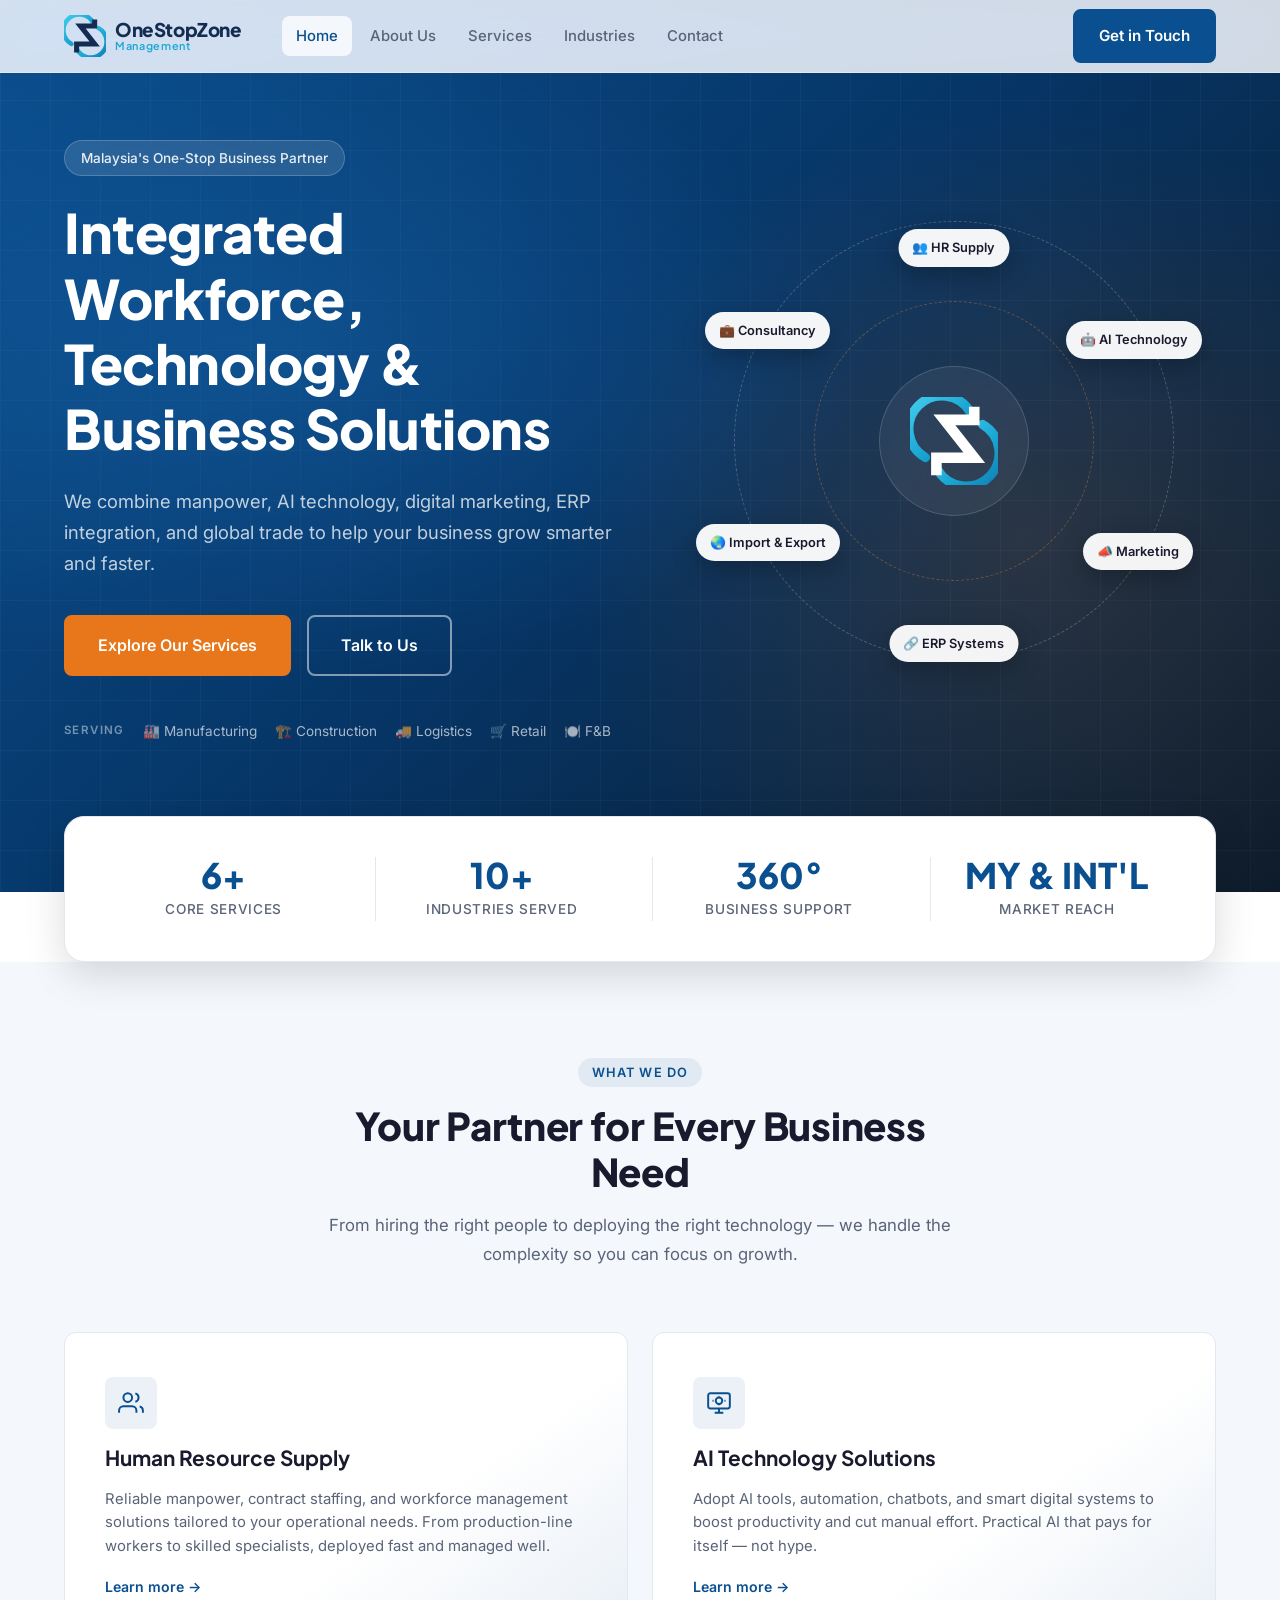
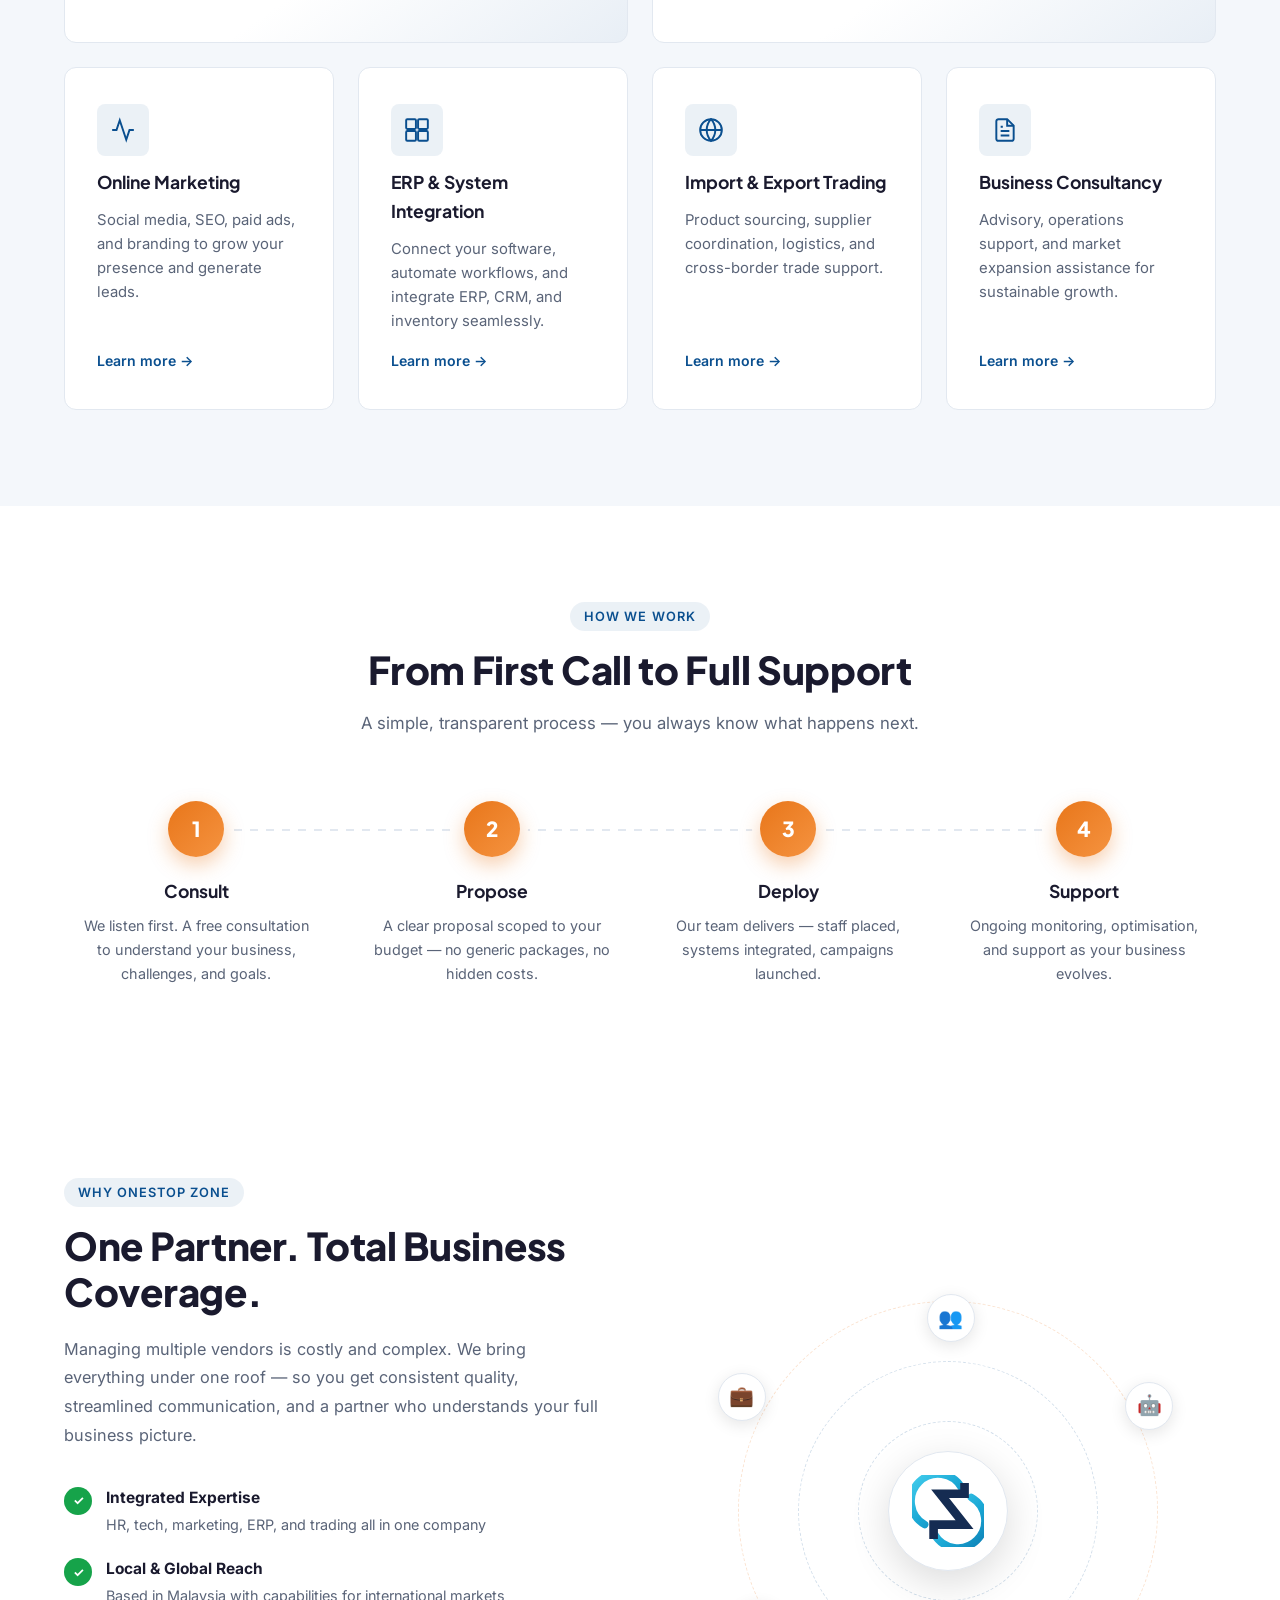
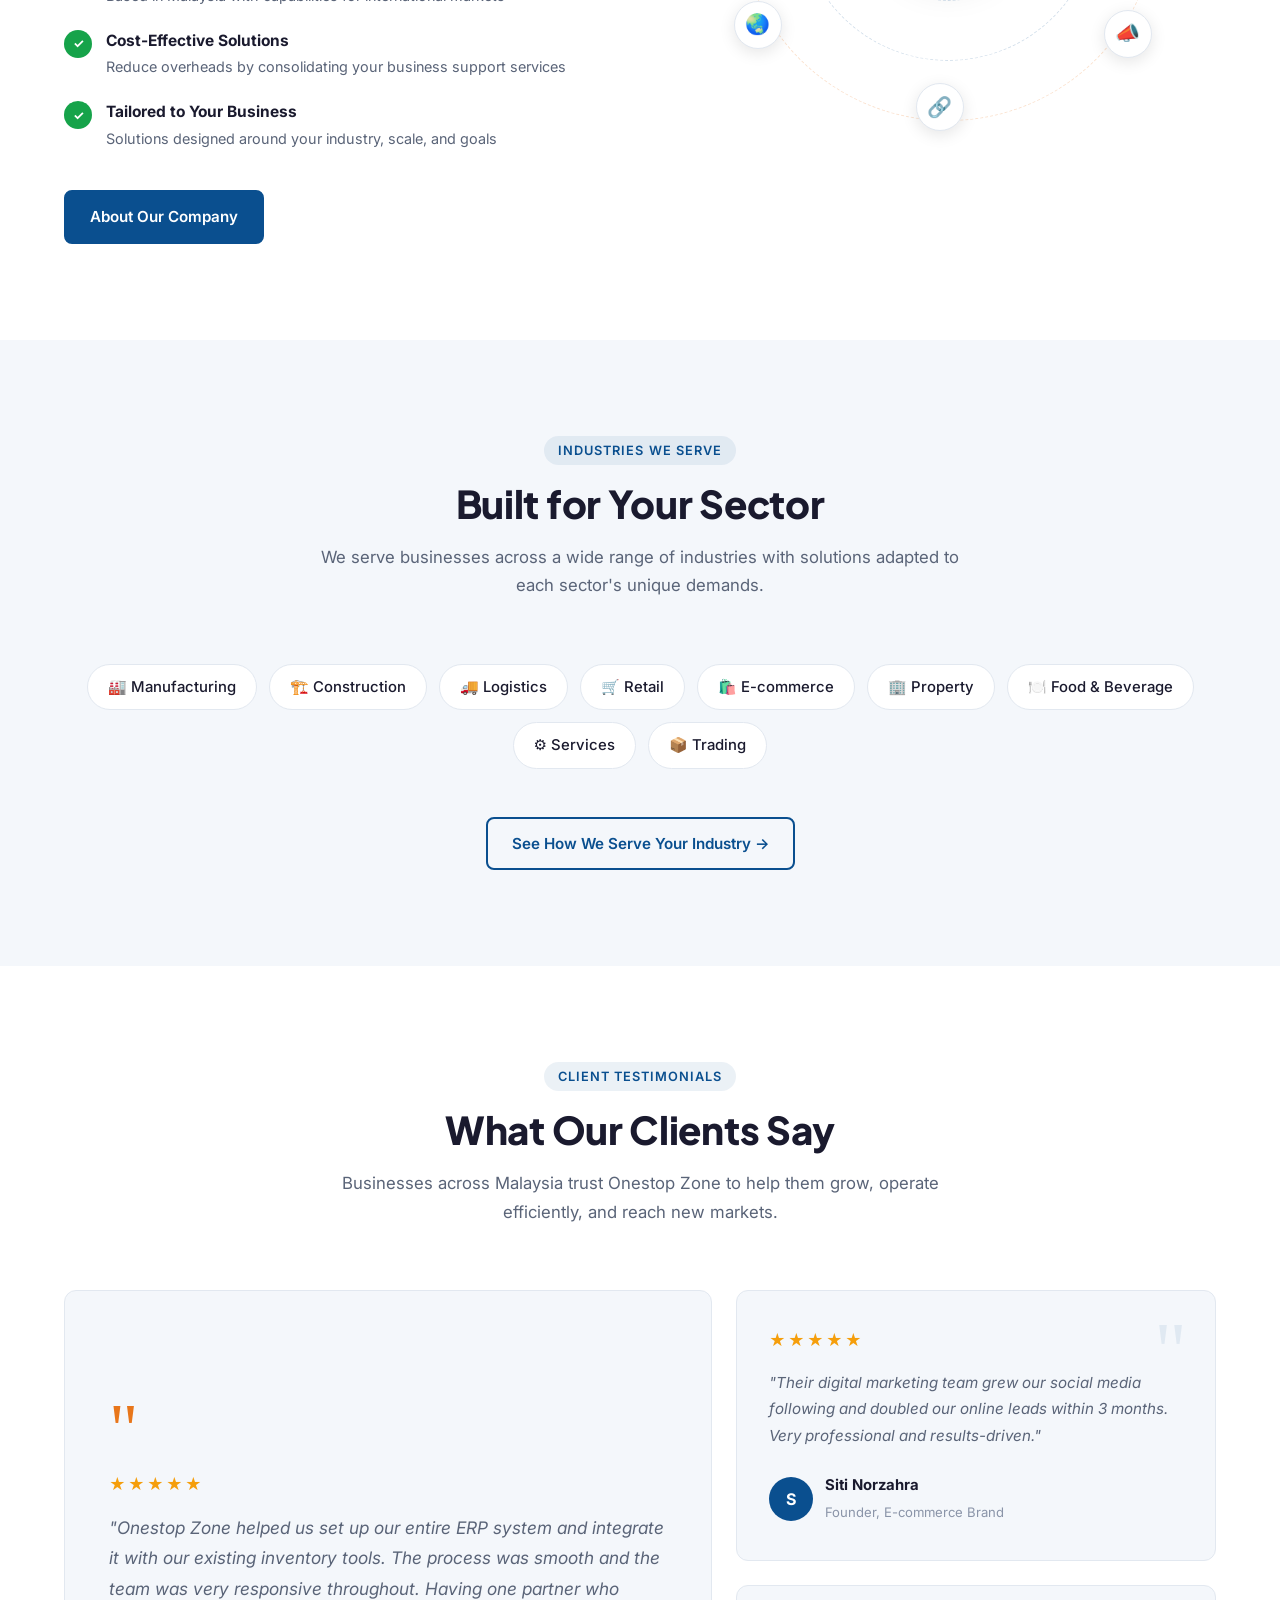
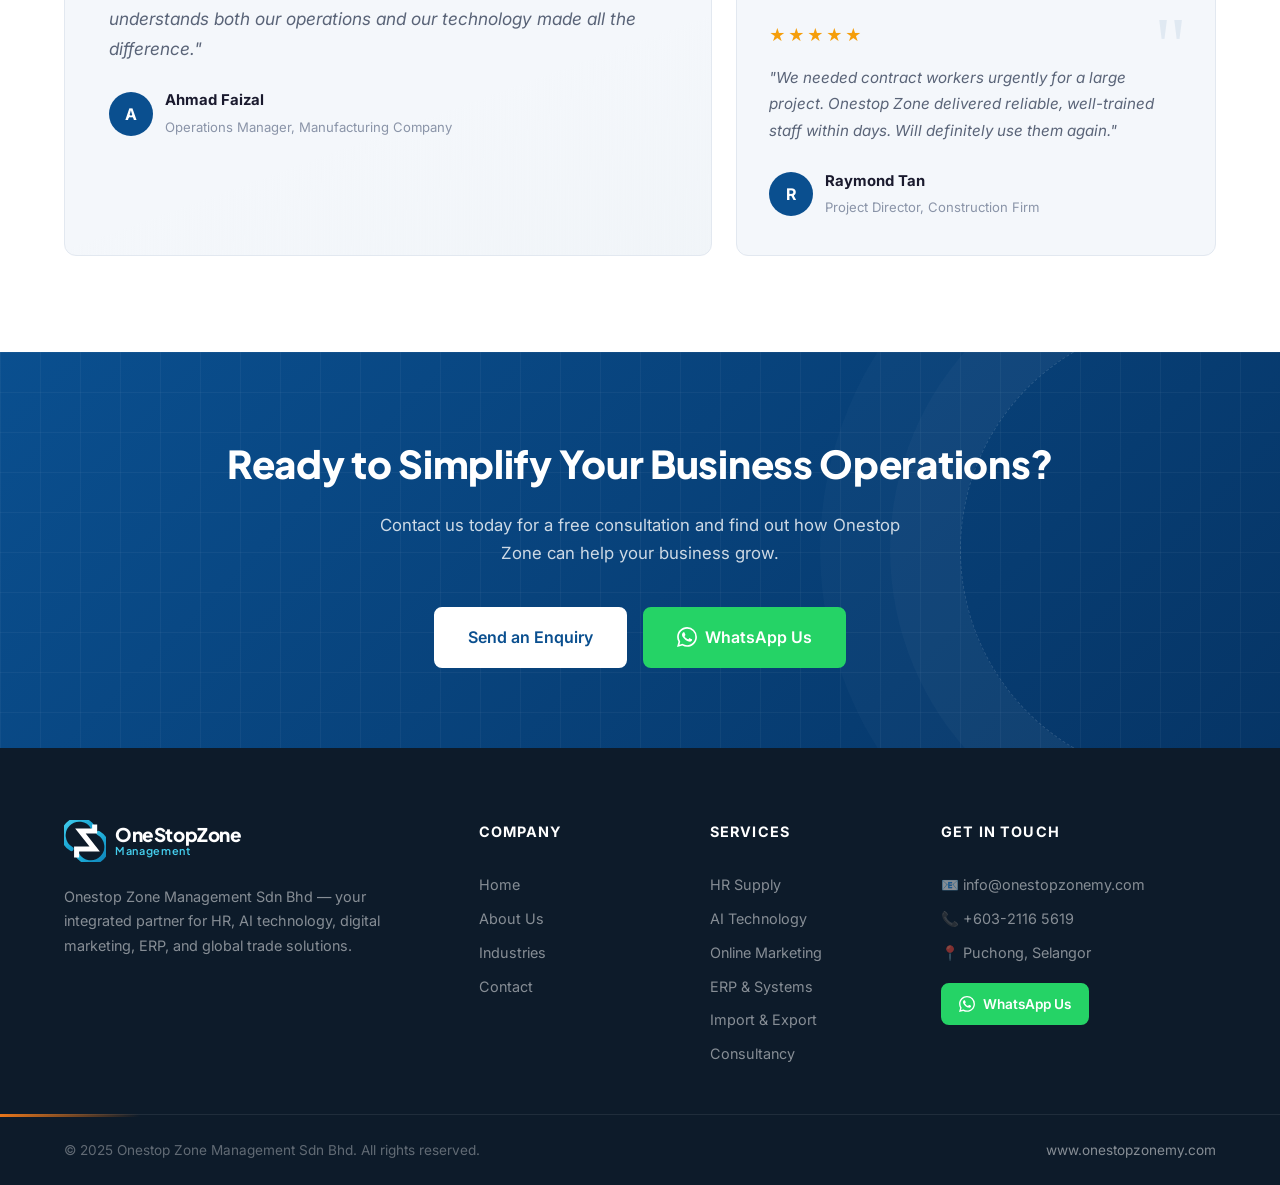
<file: index.html>
<!DOCTYPE html>
<html lang="en">
<head>
  <meta charset="UTF-8" />
  <meta name="viewport" content="width=device-width, initial-scale=1.0" />
  <title>Onestop Zone Management Sdn Bhd | Integrated Business Solutions Malaysia</title>
  <meta name="description" content="Onestop Zone Management provides human resource supply, AI technology, digital marketing, ERP integration, and import/export trading solutions for businesses in Malaysia and internationally." />
  <link rel="icon" type="image/svg+xml" href="img/favicon.svg" />
  <link rel="stylesheet" href="css/style.css" />
  <link rel="preconnect" href="https://fonts.googleapis.com" />
  <link rel="preconnect" href="https://fonts.gstatic.com" crossorigin />
  <link href="https://fonts.googleapis.com/css2?family=Inter:wght@300;400;500;600;700;800&family=Plus+Jakarta+Sans:wght@600;700;800&display=swap" rel="stylesheet" />
</head>
<body>

  <!-- Navigation -->
  <header class="navbar" id="navbar">
    <div class="container nav-inner">
      <a href="/" class="logo">
        <svg class="logo-mark" viewBox="0 0 200 200" xmlns="http://www.w3.org/2000/svg" aria-hidden="true"><defs><linearGradient id="ozg1" x1="0" y1="0" x2="1" y2="1"><stop offset="0%" stop-color="#45cfee"/><stop offset="55%" stop-color="#1aa7d4"/><stop offset="100%" stop-color="#0e7fb5"/></linearGradient></defs><path d="M 137.5 35.1 A 75 75 0 1 0 35.1 137.5" fill="none" stroke="url(#ozg1)" stroke-width="21" stroke-linecap="round"/><path d="M 62.5 164.9 A 75 75 0 1 0 164.9 62.5" fill="none" stroke="url(#ozg1)" stroke-width="21" stroke-linecap="round"/><polyline points="146,22 146,52 78,52 146,138 60,138 60,178" fill="none" stroke="#152c52" stroke-width="24" stroke-linejoin="miter"/></svg>
        <span class="logo-text"><span class="logo-primary">OneStopZone</span><span class="logo-sub">Management</span></span>
      </a>
      <nav class="nav-links" id="nav-links">
        <a href="/" class="active">Home</a>
        <a href="/about">About Us</a>
        <a href="/services">Services</a>
        <a href="/industries">Industries</a>
        <a href="/contact">Contact</a>
      </nav>
      <a href="/contact" class="btn btn-primary nav-cta">Get in Touch</a>
      <button class="hamburger" id="hamburger" aria-label="Toggle menu">
        <span></span><span></span><span></span>
      </button>
    </div>
  </header>

  <!-- Hero -->
  <section class="hero hero-split">
    <div class="hero-bg"></div>
    <div class="container hero-grid">
      <div class="hero-copy">
        <div class="hero-badge">Malaysia's One-Stop Business Partner</div>
        <h1>Integrated Workforce, Technology &amp; Business Solutions</h1>
        <p class="hero-sub">We combine manpower, AI technology, digital marketing, ERP integration, and global trade to help your business grow smarter and faster.</p>
        <div class="hero-actions">
          <a href="/services" class="btn btn-accent btn-lg">Explore Our Services</a>
          <a href="/contact" class="btn btn-outline btn-lg">Talk to Us</a>
        </div>
        <div class="hero-trust">
          <span class="hero-trust-label">Serving</span>
          <span>🏭 Manufacturing</span>
          <span>🏗️ Construction</span>
          <span>🚚 Logistics</span>
          <span>🛒 Retail</span>
          <span>🍽️ F&amp;B</span>
        </div>
      </div>
      <div class="hero-visual" aria-hidden="true">
        <div class="orbit-stage">
          <div class="orbit-ring ring-outer"></div>
          <div class="orbit-ring ring-inner"></div>
          <div class="orbit-core">
            <svg class="core-mark" viewBox="0 0 200 200" xmlns="http://www.w3.org/2000/svg" aria-hidden="true"><defs><linearGradient id="ozc1" x1="0" y1="0" x2="1" y2="1"><stop offset="0%" stop-color="#45cfee"/><stop offset="55%" stop-color="#1aa7d4"/><stop offset="100%" stop-color="#0e7fb5"/></linearGradient></defs><path d="M 137.5 35.1 A 75 75 0 1 0 35.1 137.5" fill="none" stroke="url(#ozc1)" stroke-width="21" stroke-linecap="round"/><path d="M 62.5 164.9 A 75 75 0 1 0 164.9 62.5" fill="none" stroke="url(#ozc1)" stroke-width="21" stroke-linecap="round"/><polyline points="146,22 146,52 78,52 146,138 60,138 60,178" fill="none" stroke="#ffffff" stroke-width="24" stroke-linejoin="miter"/></svg>
          </div>
          <span class="orbit-chip oc-1">👥 HR Supply</span>
          <span class="orbit-chip oc-2">🤖 AI Technology</span>
          <span class="orbit-chip oc-3">📣 Marketing</span>
          <span class="orbit-chip oc-4">🔗 ERP Systems</span>
          <span class="orbit-chip oc-5">🌏 Import &amp; Export</span>
          <span class="orbit-chip oc-6">💼 Consultancy</span>
        </div>
      </div>
    </div>
  </section>

  <!-- Stats: floating card -->
  <section class="stats-bar stats-float">
    <div class="container">
      <div class="stats-card">
        <div class="stat-item">
          <div class="stat-number"><span data-count="6">0</span>+</div>
          <div class="stat-label">Core Services</div>
        </div>
        <div class="stat-item">
          <div class="stat-number"><span data-count="10">0</span>+</div>
          <div class="stat-label">Industries Served</div>
        </div>
        <div class="stat-item">
          <div class="stat-number"><span data-count="360">0</span>°</div>
          <div class="stat-label">Business Support</div>
        </div>
        <div class="stat-item">
          <div class="stat-number">MY &amp; INT'L</div>
          <div class="stat-label">Market Reach</div>
        </div>
      </div>
    </div>
  </section>

  <!-- Services Overview: bento grid -->
  <section class="section services-overview">
    <div class="container">
      <div class="section-header">
        <span class="section-tag">What We Do</span>
        <h2>Your Partner for Every Business Need</h2>
        <p>From hiring the right people to deploying the right technology — we handle the complexity so you can focus on growth.</p>
      </div>
      <div class="services-grid bento">
        <a href="/services#hr" class="service-card featured">
          <div class="service-icon">
            <svg viewBox="0 0 24 24" fill="none" stroke="currentColor" stroke-width="1.8"><path d="M17 21v-2a4 4 0 0 0-4-4H5a4 4 0 0 0-4 4v2"/><circle cx="9" cy="7" r="4"/><path d="M23 21v-2a4 4 0 0 0-3-3.87"/><path d="M16 3.13a4 4 0 0 1 0 7.75"/></svg>
          </div>
          <h3>Human Resource Supply</h3>
          <p>Reliable manpower, contract staffing, and workforce management solutions tailored to your operational needs. From production-line workers to skilled specialists, deployed fast and managed well.</p>
          <span class="card-link">Learn more →</span>
        </a>
        <a href="/services#ai" class="service-card featured">
          <div class="service-icon">
            <svg viewBox="0 0 24 24" fill="none" stroke="currentColor" stroke-width="1.8"><rect x="2" y="3" width="20" height="14" rx="2"/><path d="M8 21h8M12 17v4"/><circle cx="12" cy="10" r="3"/><path d="M6 10h1M17 10h1M12 6v1M12 13v1"/></svg>
          </div>
          <h3>AI Technology Solutions</h3>
          <p>Adopt AI tools, automation, chatbots, and smart digital systems to boost productivity and cut manual effort. Practical AI that pays for itself — not hype.</p>
          <span class="card-link">Learn more →</span>
        </a>
        <a href="/services#marketing" class="service-card">
          <div class="service-icon">
            <svg viewBox="0 0 24 24" fill="none" stroke="currentColor" stroke-width="1.8"><path d="M22 12h-4l-3 9L9 3l-3 9H2"/></svg>
          </div>
          <h3>Online Marketing</h3>
          <p>Social media, SEO, paid ads, and branding to grow your presence and generate leads.</p>
          <span class="card-link">Learn more →</span>
        </a>
        <a href="/services#erp" class="service-card">
          <div class="service-icon">
            <svg viewBox="0 0 24 24" fill="none" stroke="currentColor" stroke-width="1.8"><rect x="2" y="2" width="9" height="9" rx="1"/><rect x="13" y="2" width="9" height="9" rx="1"/><rect x="2" y="13" width="9" height="9" rx="1"/><rect x="13" y="13" width="9" height="9" rx="1"/></svg>
          </div>
          <h3>ERP &amp; System Integration</h3>
          <p>Connect your software, automate workflows, and integrate ERP, CRM, and inventory seamlessly.</p>
          <span class="card-link">Learn more →</span>
        </a>
        <a href="/services#trading" class="service-card">
          <div class="service-icon">
            <svg viewBox="0 0 24 24" fill="none" stroke="currentColor" stroke-width="1.8"><circle cx="12" cy="12" r="10"/><path d="M2 12h20M12 2a15.3 15.3 0 0 1 4 10 15.3 15.3 0 0 1-4 10 15.3 15.3 0 0 1-4-10 15.3 15.3 0 0 1 4-10z"/></svg>
          </div>
          <h3>Import &amp; Export Trading</h3>
          <p>Product sourcing, supplier coordination, logistics, and cross-border trade support.</p>
          <span class="card-link">Learn more →</span>
        </a>
        <a href="/services#consultancy" class="service-card">
          <div class="service-icon">
            <svg viewBox="0 0 24 24" fill="none" stroke="currentColor" stroke-width="1.8"><path d="M14 2H6a2 2 0 0 0-2 2v16a2 2 0 0 0 2 2h12a2 2 0 0 0 2-2V8z"/><polyline points="14 2 14 8 20 8"/><line x1="16" y1="13" x2="8" y2="13"/><line x1="16" y1="17" x2="8" y2="17"/><polyline points="10 9 9 9 8 9"/></svg>
          </div>
          <h3>Business Consultancy</h3>
          <p>Advisory, operations support, and market expansion assistance for sustainable growth.</p>
          <span class="card-link">Learn more →</span>
        </a>
      </div>
    </div>
  </section>

  <!-- How We Work -->
  <section class="section process">
    <div class="container">
      <div class="section-header">
        <span class="section-tag">How We Work</span>
        <h2>From First Call to Full Support</h2>
        <p>A simple, transparent process — you always know what happens next.</p>
      </div>
      <div class="process-strip">
        <div class="process-step">
          <div class="process-num">1</div>
          <h3>Consult</h3>
          <p>We listen first. A free consultation to understand your business, challenges, and goals.</p>
        </div>
        <div class="process-step">
          <div class="process-num">2</div>
          <h3>Propose</h3>
          <p>A clear proposal scoped to your budget — no generic packages, no hidden costs.</p>
        </div>
        <div class="process-step">
          <div class="process-num">3</div>
          <h3>Deploy</h3>
          <p>Our team delivers — staff placed, systems integrated, campaigns launched.</p>
        </div>
        <div class="process-step">
          <div class="process-num">4</div>
          <h3>Support</h3>
          <p>Ongoing monitoring, optimisation, and support as your business evolves.</p>
        </div>
      </div>
    </div>
  </section>

  <!-- Why Choose Us -->
  <section class="section why-us">
    <div class="container why-grid">
      <div class="why-text">
        <span class="section-tag">Why Onestop Zone</span>
        <h2>One Partner. Total Business Coverage.</h2>
        <p>Managing multiple vendors is costly and complex. We bring everything under one roof — so you get consistent quality, streamlined communication, and a partner who understands your full business picture.</p>
        <ul class="why-list">
          <li>
            <div class="why-icon">✓</div>
            <div>
              <strong>Integrated Expertise</strong>
              <span>HR, tech, marketing, ERP, and trading all in one company</span>
            </div>
          </li>
          <li>
            <div class="why-icon">✓</div>
            <div>
              <strong>Local &amp; Global Reach</strong>
              <span>Based in Malaysia with capabilities for international markets</span>
            </div>
          </li>
          <li>
            <div class="why-icon">✓</div>
            <div>
              <strong>Cost-Effective Solutions</strong>
              <span>Reduce overheads by consolidating your business support services</span>
            </div>
          </li>
          <li>
            <div class="why-icon">✓</div>
            <div>
              <strong>Tailored to Your Business</strong>
              <span>Solutions designed around your industry, scale, and goals</span>
            </div>
          </li>
        </ul>
        <a href="/about" class="btn btn-primary">About Our Company</a>
      </div>
      <div class="why-visual why-orbit" aria-hidden="true">
        <div class="wo-ring wo-ring-1"></div>
        <div class="wo-ring wo-ring-2"></div>
        <div class="wo-ring wo-ring-3"></div>
        <div class="wo-core">
          <svg class="core-mark" viewBox="0 0 200 200" xmlns="http://www.w3.org/2000/svg" aria-hidden="true"><defs><linearGradient id="ozc2" x1="0" y1="0" x2="1" y2="1"><stop offset="0%" stop-color="#45cfee"/><stop offset="55%" stop-color="#1aa7d4"/><stop offset="100%" stop-color="#0e7fb5"/></linearGradient></defs><path d="M 137.5 35.1 A 75 75 0 1 0 35.1 137.5" fill="none" stroke="url(#ozc2)" stroke-width="21" stroke-linecap="round"/><path d="M 62.5 164.9 A 75 75 0 1 0 164.9 62.5" fill="none" stroke="url(#ozc2)" stroke-width="21" stroke-linecap="round"/><polyline points="146,22 146,52 78,52 146,138 60,138 60,178" fill="none" stroke="#152c52" stroke-width="24" stroke-linejoin="miter"/></svg>
        </div>
        <div class="wo-dot wd-1">👥</div>
        <div class="wo-dot wd-2">🤖</div>
        <div class="wo-dot wd-3">📣</div>
        <div class="wo-dot wd-4">🔗</div>
        <div class="wo-dot wd-5">🌏</div>
        <div class="wo-dot wd-6">💼</div>
      </div>
    </div>
  </section>

  <!-- Industries -->
  <section class="section industries">
    <div class="container">
      <div class="section-header">
        <span class="section-tag">Industries We Serve</span>
        <h2>Built for Your Sector</h2>
        <p>We serve businesses across a wide range of industries with solutions adapted to each sector's unique demands.</p>
      </div>
      <div class="industries-grid">
        <div class="industry-chip">🏭 Manufacturing</div>
        <div class="industry-chip">🏗️ Construction</div>
        <div class="industry-chip">🚚 Logistics</div>
        <div class="industry-chip">🛒 Retail</div>
        <div class="industry-chip">🛍️ E-commerce</div>
        <div class="industry-chip">🏢 Property</div>
        <div class="industry-chip">🍽️ Food &amp; Beverage</div>
        <div class="industry-chip">⚙️ Services</div>
        <div class="industry-chip">📦 Trading</div>
      </div>
      <div class="industries-cta">
        <a href="/industries" class="btn btn-outline">See How We Serve Your Industry →</a>
      </div>
    </div>
  </section>

  <!-- Testimonials -->
  <section class="section testimonials">
    <div class="container">
      <div class="section-header">
        <span class="section-tag">Client Testimonials</span>
        <h2>What Our Clients Say</h2>
        <p>Businesses across Malaysia trust Onestop Zone to help them grow, operate efficiently, and reach new markets.</p>
      </div>
      <div class="testimonials-grid asym">
        <div class="testimonial-card featured">
          <div class="testimonial-quote">"</div>
          <div class="testimonial-stars">★★★★★</div>
          <p>"Onestop Zone helped us set up our entire ERP system and integrate it with our existing inventory tools. The process was smooth and the team was very responsive throughout. Having one partner who understands both our operations and our technology made all the difference."</p>
          <div class="testimonial-author">
            <div class="testimonial-avatar">A</div>
            <div>
              <strong>Ahmad Faizal</strong>
              <span>Operations Manager, Manufacturing Company</span>
            </div>
          </div>
        </div>
        <div class="testimonial-card">
          <div class="testimonial-stars">★★★★★</div>
          <p>"Their digital marketing team grew our social media following and doubled our online leads within 3 months. Very professional and results-driven."</p>
          <div class="testimonial-author">
            <div class="testimonial-avatar">S</div>
            <div>
              <strong>Siti Norzahra</strong>
              <span>Founder, E-commerce Brand</span>
            </div>
          </div>
        </div>
        <div class="testimonial-card">
          <div class="testimonial-stars">★★★★★</div>
          <p>"We needed contract workers urgently for a large project. Onestop Zone delivered reliable, well-trained staff within days. Will definitely use them again."</p>
          <div class="testimonial-author">
            <div class="testimonial-avatar">R</div>
            <div>
              <strong>Raymond Tan</strong>
              <span>Project Director, Construction Firm</span>
            </div>
          </div>
        </div>
      </div>
    </div>
  </section>

  <!-- CTA Banner -->
  <section class="cta-banner">
    <div class="container cta-inner">
      <h2>Ready to Simplify Your Business Operations?</h2>
      <p>Contact us today for a free consultation and find out how Onestop Zone can help your business grow.</p>
      <div class="cta-actions">
        <a href="/contact" class="btn btn-white btn-lg">Send an Enquiry</a>
        <a href="https://wa.me/60321165619" class="btn btn-whatsapp btn-lg" target="_blank" rel="noopener">
          <svg viewBox="0 0 24 24" fill="currentColor" width="20" height="20"><path d="M17.472 14.382c-.297-.149-1.758-.867-2.03-.967-.273-.099-.471-.148-.67.15-.197.297-.767.966-.94 1.164-.173.199-.347.223-.644.075-.297-.15-1.255-.463-2.39-1.475-.883-.788-1.48-1.761-1.653-2.059-.173-.297-.018-.458.13-.606.134-.133.298-.347.446-.52.149-.174.198-.298.298-.497.099-.198.05-.371-.025-.52-.075-.149-.669-1.612-.916-2.207-.242-.579-.487-.5-.669-.51-.173-.008-.371-.01-.57-.01-.198 0-.52.074-.792.372-.272.297-1.04 1.016-1.04 2.479 0 1.462 1.065 2.875 1.213 3.074.149.198 2.096 3.2 5.077 4.487.709.306 1.262.489 1.694.625.712.227 1.36.195 1.871.118.571-.085 1.758-.719 2.006-1.413.248-.694.248-1.289.173-1.413-.074-.124-.272-.198-.57-.347m-5.421 7.403h-.004a9.87 9.87 0 01-5.031-1.378l-.361-.214-3.741.982.998-3.648-.235-.374a9.86 9.86 0 01-1.51-5.26c.001-5.45 4.436-9.884 9.888-9.884 2.64 0 5.122 1.03 6.988 2.898a9.825 9.825 0 012.893 6.994c-.003 5.45-4.437 9.884-9.885 9.884m8.413-18.297A11.815 11.815 0 0012.05 0C5.495 0 .16 5.335.157 11.892c0 2.096.547 4.142 1.588 5.945L.057 24l6.305-1.654a11.882 11.882 0 005.683 1.448h.005c6.554 0 11.89-5.335 11.893-11.893a11.821 11.821 0 00-3.48-8.413z"/></svg>
          WhatsApp Us
        </a>
      </div>
    </div>
  </section>

  <!-- Footer -->
  <footer class="footer">
    <div class="container footer-grid">
      <div class="footer-brand">
        <a href="/" class="logo logo-light">
          <svg class="logo-mark" viewBox="0 0 200 200" xmlns="http://www.w3.org/2000/svg" aria-hidden="true"><defs><linearGradient id="ozg2" x1="0" y1="0" x2="1" y2="1"><stop offset="0%" stop-color="#45cfee"/><stop offset="55%" stop-color="#1aa7d4"/><stop offset="100%" stop-color="#0e7fb5"/></linearGradient></defs><path d="M 137.5 35.1 A 75 75 0 1 0 35.1 137.5" fill="none" stroke="url(#ozg2)" stroke-width="21" stroke-linecap="round"/><path d="M 62.5 164.9 A 75 75 0 1 0 164.9 62.5" fill="none" stroke="url(#ozg2)" stroke-width="21" stroke-linecap="round"/><polyline points="146,22 146,52 78,52 146,138 60,138 60,178" fill="none" stroke="#ffffff" stroke-width="24" stroke-linejoin="miter"/></svg>
          <span class="logo-text"><span class="logo-primary">OneStopZone</span><span class="logo-sub">Management</span></span>
        </a>
        <p>Onestop Zone Management Sdn Bhd — your integrated partner for HR, AI technology, digital marketing, ERP, and global trade solutions.</p>
      </div>
      <div class="footer-nav">
        <h4>Company</h4>
        <a href="/">Home</a>
        <a href="/about">About Us</a>
        <a href="/industries">Industries</a>
        <a href="/contact">Contact</a>
      </div>
      <div class="footer-nav">
        <h4>Services</h4>
        <a href="/services#hr">HR Supply</a>
        <a href="/services#ai">AI Technology</a>
        <a href="/services#marketing">Online Marketing</a>
        <a href="/services#erp">ERP &amp; Systems</a>
        <a href="/services#trading">Import &amp; Export</a>
        <a href="/services#consultancy">Consultancy</a>
      </div>
      <div class="footer-contact">
        <h4>Get in Touch</h4>
        <p>📧 info@onestopzonemy.com</p>
        <p>📞 +603-2116 5619</p>
        <p>📍 Puchong, Selangor</p>
        <a href="https://wa.me/60321165619" class="btn btn-whatsapp btn-sm" target="_blank" rel="noopener">
          <svg viewBox="0 0 24 24" fill="currentColor" width="16" height="16"><path d="M17.472 14.382c-.297-.149-1.758-.867-2.03-.967-.273-.099-.471-.148-.67.15-.197.297-.767.966-.94 1.164-.173.199-.347.223-.644.075-.297-.15-1.255-.463-2.39-1.475-.883-.788-1.48-1.761-1.653-2.059-.173-.297-.018-.458.13-.606.134-.133.298-.347.446-.52.149-.174.198-.298.298-.497.099-.198.05-.371-.025-.52-.075-.149-.669-1.612-.916-2.207-.242-.579-.487-.5-.669-.51-.173-.008-.371-.01-.57-.01-.198 0-.52.074-.792.372-.272.297-1.04 1.016-1.04 2.479 0 1.462 1.065 2.875 1.213 3.074.149.198 2.096 3.2 5.077 4.487.709.306 1.262.489 1.694.625.712.227 1.36.195 1.871.118.571-.085 1.758-.719 2.006-1.413.248-.694.248-1.289.173-1.413-.074-.124-.272-.198-.57-.347m-5.421 7.403h-.004a9.87 9.87 0 01-5.031-1.378l-.361-.214-3.741.982.998-3.648-.235-.374a9.86 9.86 0 01-1.51-5.26c.001-5.45 4.436-9.884 9.888-9.884 2.64 0 5.122 1.03 6.988 2.898a9.825 9.825 0 012.893 6.994c-.003 5.45-4.437 9.884-9.885 9.884m8.413-18.297A11.815 11.815 0 0012.05 0C5.495 0 .16 5.335.157 11.892c0 2.096.547 4.142 1.588 5.945L.057 24l6.305-1.654a11.882 11.882 0 005.683 1.448h.005c6.554 0 11.89-5.335 11.893-11.893a11.821 11.821 0 00-3.48-8.413z"/></svg>
          WhatsApp Us
        </a>
      </div>
    </div>
    <div class="footer-bottom">
      <div class="container">
        <p>© 2025 Onestop Zone Management Sdn Bhd. All rights reserved.</p>
        <p><a href="https://www.onestopzonemy.com" target="_blank" rel="noopener">www.onestopzonemy.com</a></p>
      </div>
    </div>
  </footer>

  <script src="js/main.js"></script>
</body>
</html>
</file>
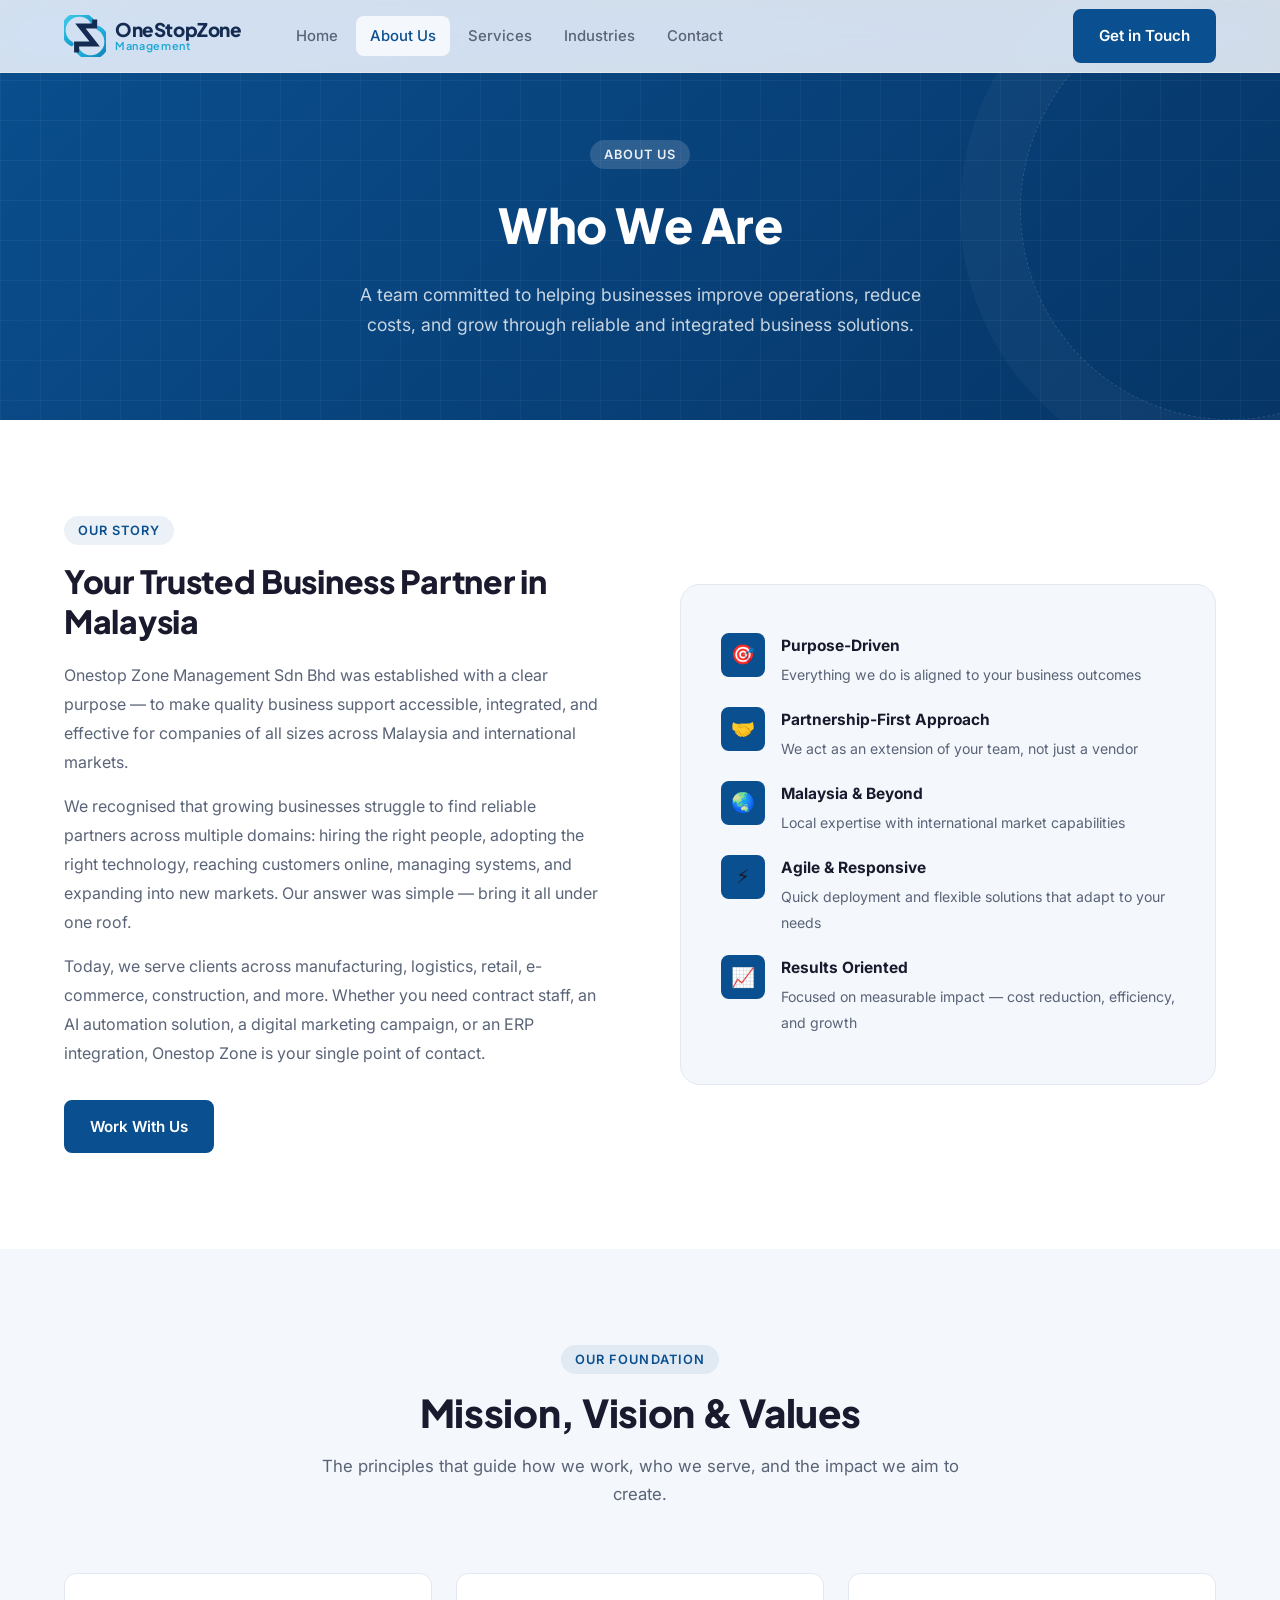
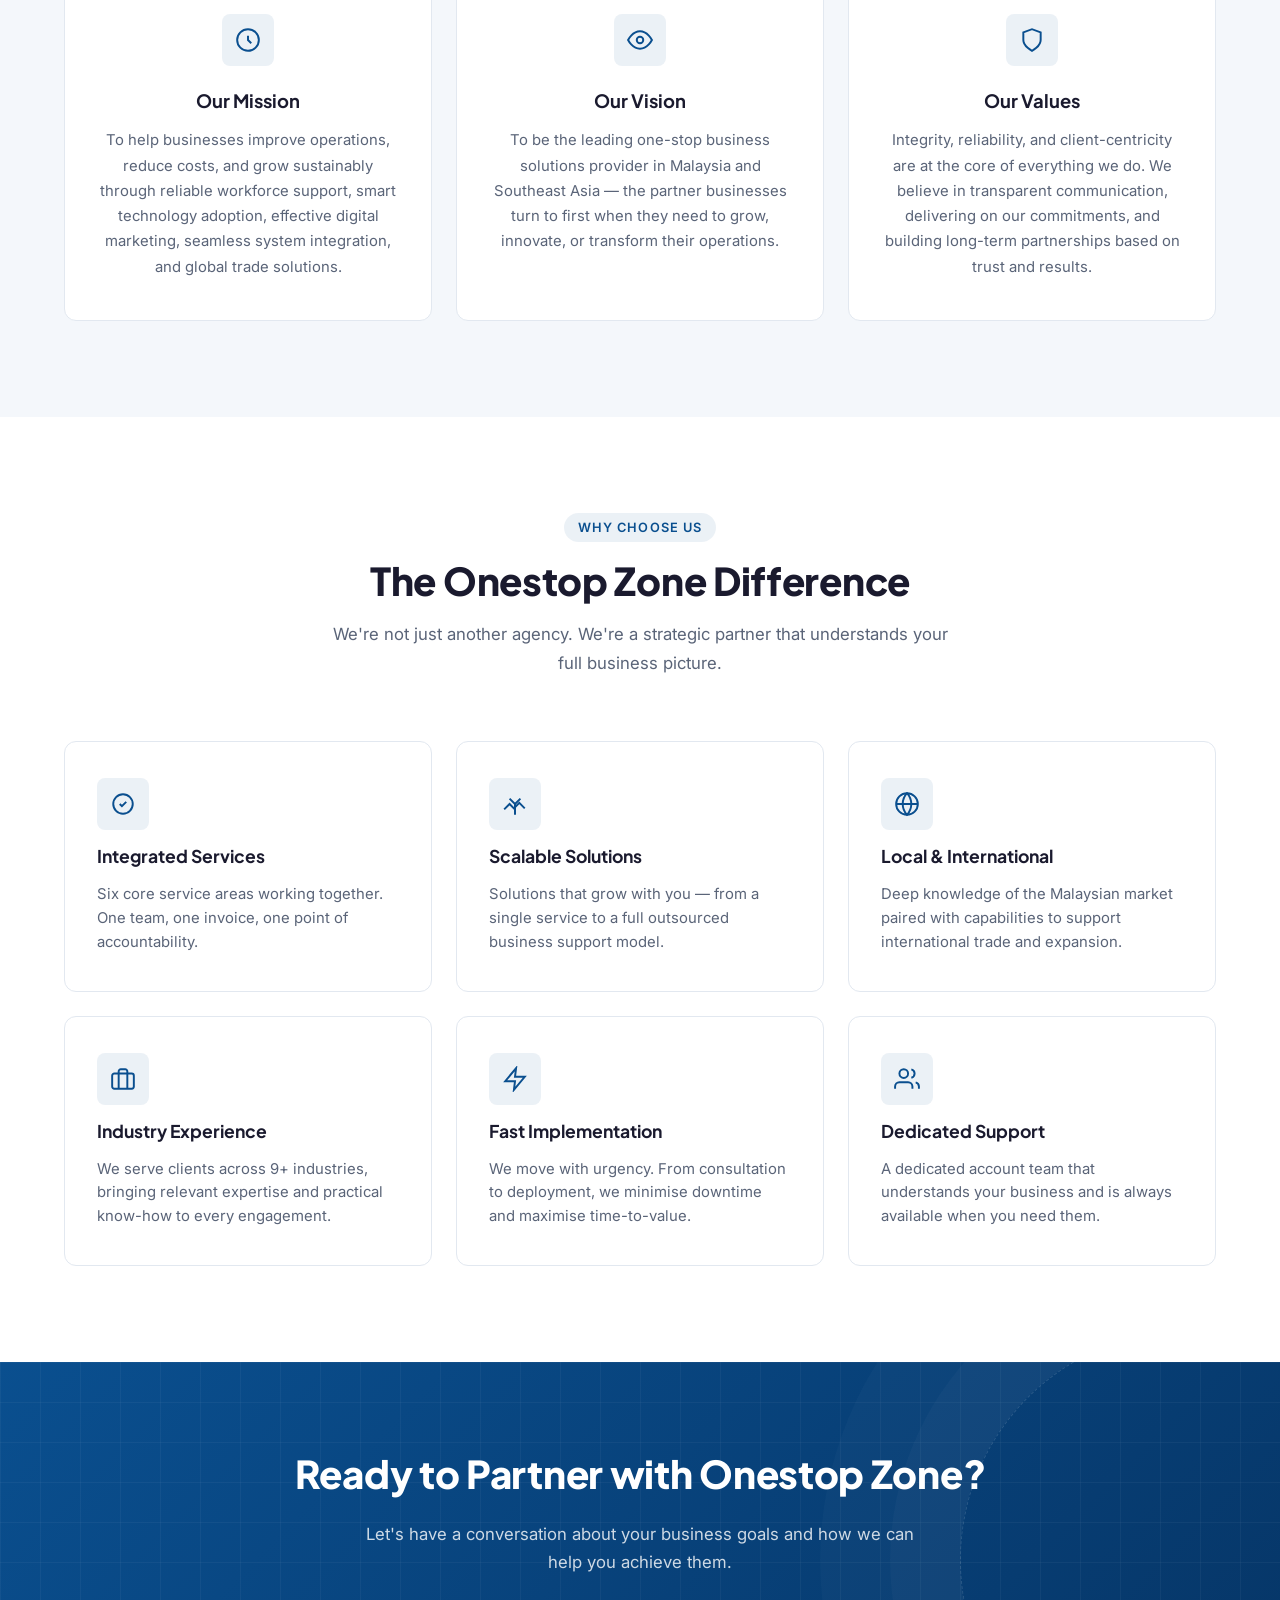
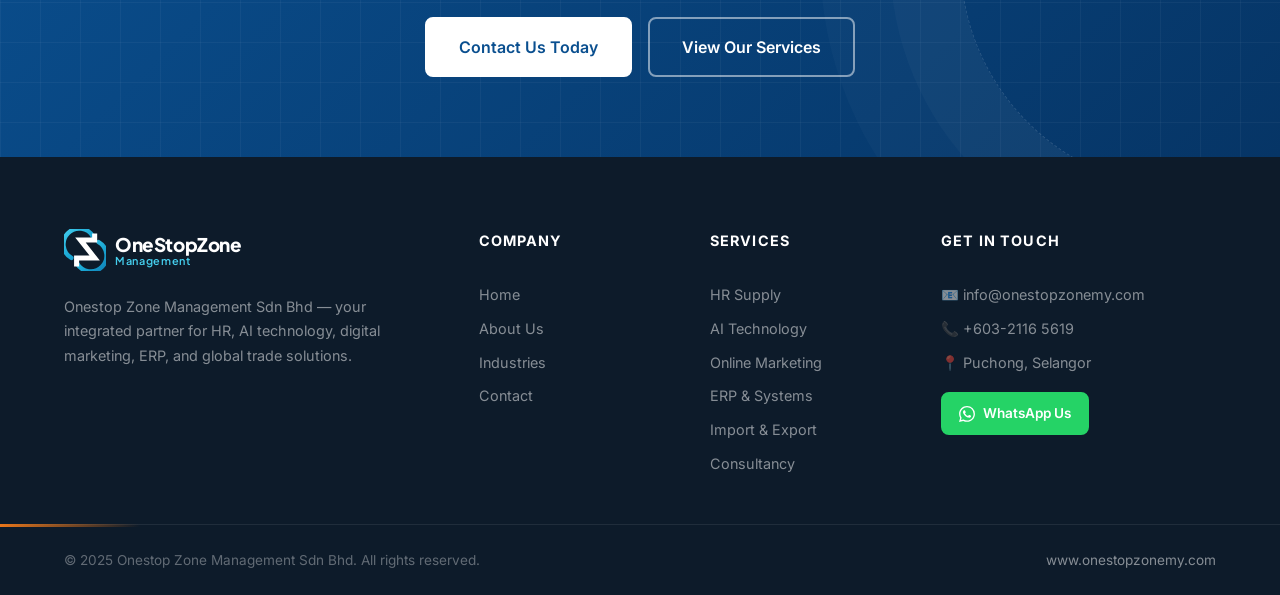
<file: about.html>
<!DOCTYPE html>
<html lang="en">
<head>
  <meta charset="UTF-8" />
  <meta name="viewport" content="width=device-width, initial-scale=1.0" />
  <title>About Us | Onestop Zone Management Sdn Bhd</title>
  <meta name="description" content="Learn about Onestop Zone Management Sdn Bhd — our mission, vision, and commitment to helping businesses grow through integrated HR, technology, and business solutions." />
  <link rel="icon" type="image/svg+xml" href="img/favicon.svg" />
  <link rel="stylesheet" href="css/style.css" />
  <link rel="preconnect" href="https://fonts.googleapis.com" />
  <link rel="preconnect" href="https://fonts.gstatic.com" crossorigin />
  <link href="https://fonts.googleapis.com/css2?family=Inter:wght@300;400;500;600;700;800&family=Plus+Jakarta+Sans:wght@600;700;800&display=swap" rel="stylesheet" />
</head>
<body>

  <header class="navbar" id="navbar">
    <div class="container nav-inner">
      <a href="/" class="logo">
        <svg class="logo-mark" viewBox="0 0 200 200" xmlns="http://www.w3.org/2000/svg" aria-hidden="true"><defs><linearGradient id="ozg1" x1="0" y1="0" x2="1" y2="1"><stop offset="0%" stop-color="#45cfee"/><stop offset="55%" stop-color="#1aa7d4"/><stop offset="100%" stop-color="#0e7fb5"/></linearGradient></defs><path d="M 137.5 35.1 A 75 75 0 1 0 35.1 137.5" fill="none" stroke="url(#ozg1)" stroke-width="21" stroke-linecap="round"/><path d="M 62.5 164.9 A 75 75 0 1 0 164.9 62.5" fill="none" stroke="url(#ozg1)" stroke-width="21" stroke-linecap="round"/><polyline points="146,22 146,52 78,52 146,138 60,138 60,178" fill="none" stroke="#152c52" stroke-width="24" stroke-linejoin="miter"/></svg>
        <span class="logo-text"><span class="logo-primary">OneStopZone</span><span class="logo-sub">Management</span></span>
      </a>
      <nav class="nav-links" id="nav-links">
        <a href="/">Home</a>
        <a href="/about" class="active">About Us</a>
        <a href="/services">Services</a>
        <a href="/industries">Industries</a>
        <a href="/contact">Contact</a>
      </nav>
      <a href="/contact" class="btn btn-primary nav-cta">Get in Touch</a>
      <button class="hamburger" id="hamburger" aria-label="Toggle menu">
        <span></span><span></span><span></span>
      </button>
    </div>
  </header>

  <!-- Page Hero -->
  <section class="page-hero">
    <div class="container page-hero-content">
      <span class="section-tag" style="background:rgba(255,255,255,.15);color:rgba(255,255,255,.9);margin-bottom:16px;display:inline-block">About Us</span>
      <h1>Who We Are</h1>
      <p>A team committed to helping businesses improve operations, reduce costs, and grow through reliable and integrated business solutions.</p>
    </div>
  </section>

  <!-- About Intro -->
  <section class="section about-intro">
    <div class="container about-grid">
      <div class="about-text">
        <span class="section-tag">Our Story</span>
        <h2>Your Trusted Business Partner in Malaysia</h2>
        <p>Onestop Zone Management Sdn Bhd was established with a clear purpose — to make quality business support accessible, integrated, and effective for companies of all sizes across Malaysia and international markets.</p>
        <p>We recognised that growing businesses struggle to find reliable partners across multiple domains: hiring the right people, adopting the right technology, reaching customers online, managing systems, and expanding into new markets. Our answer was simple — bring it all under one roof.</p>
        <p>Today, we serve clients across manufacturing, logistics, retail, e-commerce, construction, and more. Whether you need contract staff, an AI automation solution, a digital marketing campaign, or an ERP integration, Onestop Zone is your single point of contact.</p>
        <a href="/contact" class="btn btn-primary" style="margin-top:16px">Work With Us</a>
      </div>
      <div class="about-visual">
        <div class="about-feature">
          <div class="about-feature-icon">🎯</div>
          <div>
            <strong>Purpose-Driven</strong>
            <span>Everything we do is aligned to your business outcomes</span>
          </div>
        </div>
        <div class="about-feature">
          <div class="about-feature-icon">🤝</div>
          <div>
            <strong>Partnership-First Approach</strong>
            <span>We act as an extension of your team, not just a vendor</span>
          </div>
        </div>
        <div class="about-feature">
          <div class="about-feature-icon">🌏</div>
          <div>
            <strong>Malaysia &amp; Beyond</strong>
            <span>Local expertise with international market capabilities</span>
          </div>
        </div>
        <div class="about-feature">
          <div class="about-feature-icon">⚡</div>
          <div>
            <strong>Agile &amp; Responsive</strong>
            <span>Quick deployment and flexible solutions that adapt to your needs</span>
          </div>
        </div>
        <div class="about-feature">
          <div class="about-feature-icon">📈</div>
          <div>
            <strong>Results Oriented</strong>
            <span>Focused on measurable impact — cost reduction, efficiency, and growth</span>
          </div>
        </div>
      </div>
    </div>
  </section>

  <!-- Mission Vision Values -->
  <section class="section mission-vision" style="background:var(--bg-soft)">
    <div class="container">
      <div class="section-header">
        <span class="section-tag">Our Foundation</span>
        <h2>Mission, Vision &amp; Values</h2>
        <p>The principles that guide how we work, who we serve, and the impact we aim to create.</p>
      </div>
      <div class="mv-grid">
        <div class="mv-card">
          <div class="service-icon" style="margin:0 auto 20px">
            <svg viewBox="0 0 24 24" fill="none" stroke="currentColor" stroke-width="1.8"><circle cx="12" cy="12" r="10"/><path d="M12 8v4l3 3"/></svg>
          </div>
          <h3>Our Mission</h3>
          <p>To help businesses improve operations, reduce costs, and grow sustainably through reliable workforce support, smart technology adoption, effective digital marketing, seamless system integration, and global trade solutions.</p>
        </div>
        <div class="mv-card">
          <div class="service-icon" style="margin:0 auto 20px">
            <svg viewBox="0 0 24 24" fill="none" stroke="currentColor" stroke-width="1.8"><path d="M1 12s4-8 11-8 11 8 11 8-4 8-11 8-11-8-11-8z"/><circle cx="12" cy="12" r="3"/></svg>
          </div>
          <h3>Our Vision</h3>
          <p>To be the leading one-stop business solutions provider in Malaysia and Southeast Asia — the partner businesses turn to first when they need to grow, innovate, or transform their operations.</p>
        </div>
        <div class="mv-card">
          <div class="service-icon" style="margin:0 auto 20px">
            <svg viewBox="0 0 24 24" fill="none" stroke="currentColor" stroke-width="1.8"><path d="M12 22s8-4 8-10V5l-8-3-8 3v7c0 6 8 10 8 10z"/></svg>
          </div>
          <h3>Our Values</h3>
          <p>Integrity, reliability, and client-centricity are at the core of everything we do. We believe in transparent communication, delivering on our commitments, and building long-term partnerships based on trust and results.</p>
        </div>
      </div>
    </div>
  </section>

  <!-- What Sets Us Apart -->
  <section class="section" style="background:var(--white)">
    <div class="container">
      <div class="section-header">
        <span class="section-tag">Why Choose Us</span>
        <h2>The Onestop Zone Difference</h2>
        <p>We're not just another agency. We're a strategic partner that understands your full business picture.</p>
      </div>
      <div class="services-grid">
        <div class="service-card" style="pointer-events:none">
          <div class="service-icon">
            <svg viewBox="0 0 24 24" fill="none" stroke="currentColor" stroke-width="1.8"><path d="M9 12l2 2 4-4m6 2a9 9 0 11-18 0 9 9 0 0118 0z"/></svg>
          </div>
          <h3>Integrated Services</h3>
          <p>Six core service areas working together. One team, one invoice, one point of accountability.</p>
        </div>
        <div class="service-card" style="pointer-events:none">
          <div class="service-icon">
            <svg viewBox="0 0 24 24" fill="none" stroke="currentColor" stroke-width="1.8"><path d="M12 22V12M12 12L7 7M12 12l5-5M2 17l5-5 4 4 5-5 5 5"/></svg>
          </div>
          <h3>Scalable Solutions</h3>
          <p>Solutions that grow with you — from a single service to a full outsourced business support model.</p>
        </div>
        <div class="service-card" style="pointer-events:none">
          <div class="service-icon">
            <svg viewBox="0 0 24 24" fill="none" stroke="currentColor" stroke-width="1.8"><circle cx="12" cy="12" r="10"/><path d="M2 12h20M12 2a15.3 15.3 0 0 1 4 10 15.3 15.3 0 0 1-4 10 15.3 15.3 0 0 1-4-10 15.3 15.3 0 0 1 4-10z"/></svg>
          </div>
          <h3>Local &amp; International</h3>
          <p>Deep knowledge of the Malaysian market paired with capabilities to support international trade and expansion.</p>
        </div>
        <div class="service-card" style="pointer-events:none">
          <div class="service-icon">
            <svg viewBox="0 0 24 24" fill="none" stroke="currentColor" stroke-width="1.8"><rect x="2" y="7" width="20" height="14" rx="2"/><path d="M16 21V5a2 2 0 0 0-2-2h-4a2 2 0 0 0-2 2v16"/></svg>
          </div>
          <h3>Industry Experience</h3>
          <p>We serve clients across 9+ industries, bringing relevant expertise and practical know-how to every engagement.</p>
        </div>
        <div class="service-card" style="pointer-events:none">
          <div class="service-icon">
            <svg viewBox="0 0 24 24" fill="none" stroke="currentColor" stroke-width="1.8"><path d="M13 2L3 14h9l-1 8 10-12h-9l1-8z"/></svg>
          </div>
          <h3>Fast Implementation</h3>
          <p>We move with urgency. From consultation to deployment, we minimise downtime and maximise time-to-value.</p>
        </div>
        <div class="service-card" style="pointer-events:none">
          <div class="service-icon">
            <svg viewBox="0 0 24 24" fill="none" stroke="currentColor" stroke-width="1.8"><path d="M17 21v-2a4 4 0 0 0-4-4H5a4 4 0 0 0-4 4v2"/><circle cx="9" cy="7" r="4"/><path d="M23 21v-2a4 4 0 0 0-3-3.87M16 3.13a4 4 0 0 1 0 7.75"/></svg>
          </div>
          <h3>Dedicated Support</h3>
          <p>A dedicated account team that understands your business and is always available when you need them.</p>
        </div>
      </div>
    </div>
  </section>

  <!-- CTA Banner -->
  <section class="cta-banner">
    <div class="container cta-inner">
      <h2>Ready to Partner with Onestop Zone?</h2>
      <p>Let's have a conversation about your business goals and how we can help you achieve them.</p>
      <div class="cta-actions">
        <a href="/contact" class="btn btn-white btn-lg">Contact Us Today</a>
        <a href="/services" class="btn btn-outline btn-lg" style="color:#fff;border-color:rgba(255,255,255,.5)">View Our Services</a>
      </div>
    </div>
  </section>

  <footer class="footer">
    <div class="container footer-grid">
      <div class="footer-brand">
        <a href="/" class="logo logo-light">
          <svg class="logo-mark" viewBox="0 0 200 200" xmlns="http://www.w3.org/2000/svg" aria-hidden="true"><defs><linearGradient id="ozg2" x1="0" y1="0" x2="1" y2="1"><stop offset="0%" stop-color="#45cfee"/><stop offset="55%" stop-color="#1aa7d4"/><stop offset="100%" stop-color="#0e7fb5"/></linearGradient></defs><path d="M 137.5 35.1 A 75 75 0 1 0 35.1 137.5" fill="none" stroke="url(#ozg2)" stroke-width="21" stroke-linecap="round"/><path d="M 62.5 164.9 A 75 75 0 1 0 164.9 62.5" fill="none" stroke="url(#ozg2)" stroke-width="21" stroke-linecap="round"/><polyline points="146,22 146,52 78,52 146,138 60,138 60,178" fill="none" stroke="#ffffff" stroke-width="24" stroke-linejoin="miter"/></svg>
          <span class="logo-text"><span class="logo-primary">OneStopZone</span><span class="logo-sub">Management</span></span>
        </a>
        <p>Onestop Zone Management Sdn Bhd — your integrated partner for HR, AI technology, digital marketing, ERP, and global trade solutions.</p>
      </div>
      <div class="footer-nav">
        <h4>Company</h4>
        <a href="/">Home</a>
        <a href="/about">About Us</a>
        <a href="/industries">Industries</a>
        <a href="/contact">Contact</a>
      </div>
      <div class="footer-nav">
        <h4>Services</h4>
        <a href="/services#hr">HR Supply</a>
        <a href="/services#ai">AI Technology</a>
        <a href="/services#marketing">Online Marketing</a>
        <a href="/services#erp">ERP &amp; Systems</a>
        <a href="/services#trading">Import &amp; Export</a>
        <a href="/services#consultancy">Consultancy</a>
      </div>
      <div class="footer-contact">
        <h4>Get in Touch</h4>
        <p>📧 info@onestopzonemy.com</p>
        <p>📞 +603-2116 5619</p>
        <p>📍 Puchong, Selangor</p>
        <a href="https://wa.me/60321165619" class="btn btn-whatsapp btn-sm" target="_blank" rel="noopener">
          <svg viewBox="0 0 24 24" fill="currentColor" width="16" height="16"><path d="M17.472 14.382c-.297-.149-1.758-.867-2.03-.967-.273-.099-.471-.148-.67.15-.197.297-.767.966-.94 1.164-.173.199-.347.223-.644.075-.297-.15-1.255-.463-2.39-1.475-.883-.788-1.48-1.761-1.653-2.059-.173-.297-.018-.458.13-.606.134-.133.298-.347.446-.52.149-.174.198-.298.298-.497.099-.198.05-.371-.025-.52-.075-.149-.669-1.612-.916-2.207-.242-.579-.487-.5-.669-.51-.173-.008-.371-.01-.57-.01-.198 0-.52.074-.792.372-.272.297-1.04 1.016-1.04 2.479 0 1.462 1.065 2.875 1.213 3.074.149.198 2.096 3.2 5.077 4.487.709.306 1.262.489 1.694.625.712.227 1.36.195 1.871.118.571-.085 1.758-.719 2.006-1.413.248-.694.248-1.289.173-1.413-.074-.124-.272-.198-.57-.347m-5.421 7.403h-.004a9.87 9.87 0 01-5.031-1.378l-.361-.214-3.741.982.998-3.648-.235-.374a9.86 9.86 0 01-1.51-5.26c.001-5.45 4.436-9.884 9.888-9.884 2.64 0 5.122 1.03 6.988 2.898a9.825 9.825 0 012.893 6.994c-.003 5.45-4.437 9.884-9.885 9.884m8.413-18.297A11.815 11.815 0 0012.05 0C5.495 0 .16 5.335.157 11.892c0 2.096.547 4.142 1.588 5.945L.057 24l6.305-1.654a11.882 11.882 0 005.683 1.448h.005c6.554 0 11.89-5.335 11.893-11.893a11.821 11.821 0 00-3.48-8.413z"/></svg>
          WhatsApp Us
        </a>
      </div>
    </div>
    <div class="footer-bottom">
      <div class="container">
        <p>© 2025 Onestop Zone Management Sdn Bhd. All rights reserved.</p>
        <p><a href="https://www.onestopzonemy.com" target="_blank" rel="noopener">www.onestopzonemy.com</a></p>
      </div>
    </div>
  </footer>

  <script src="js/main.js"></script>
</body>
</html>
</file>
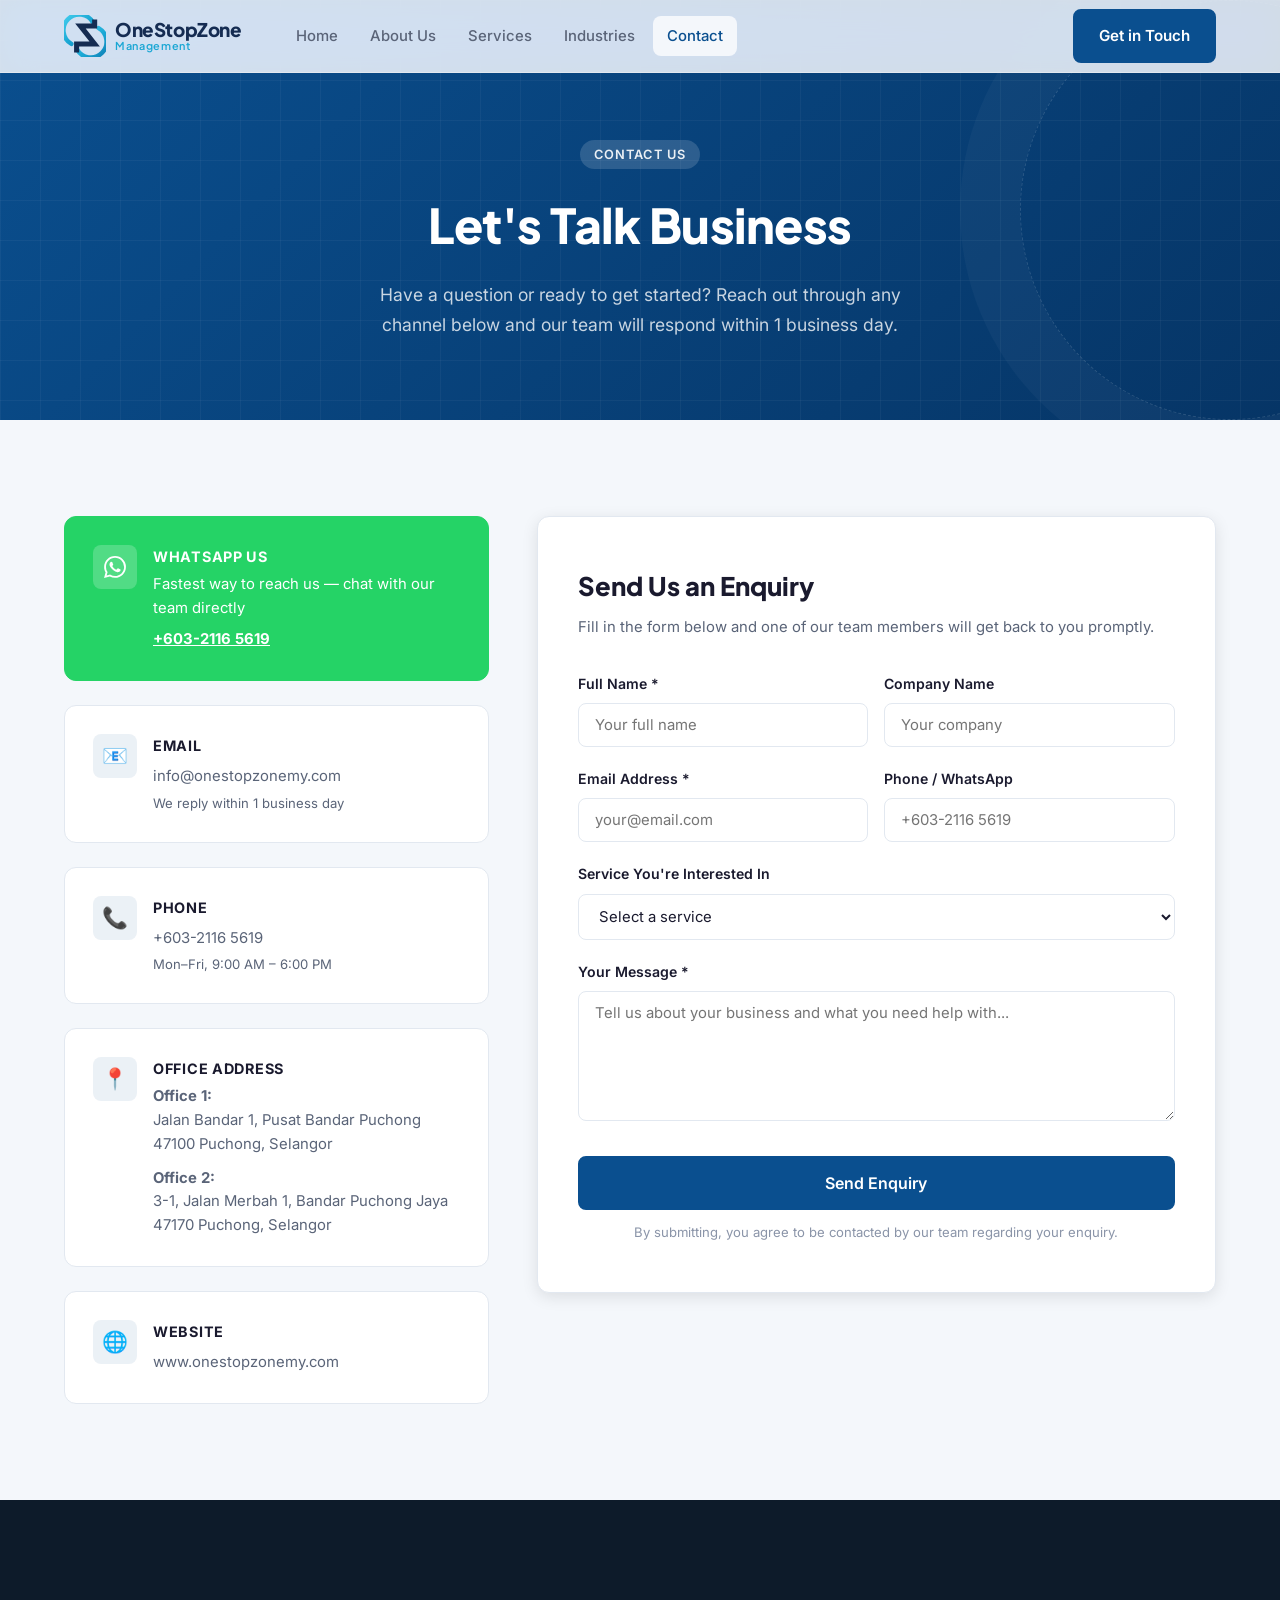
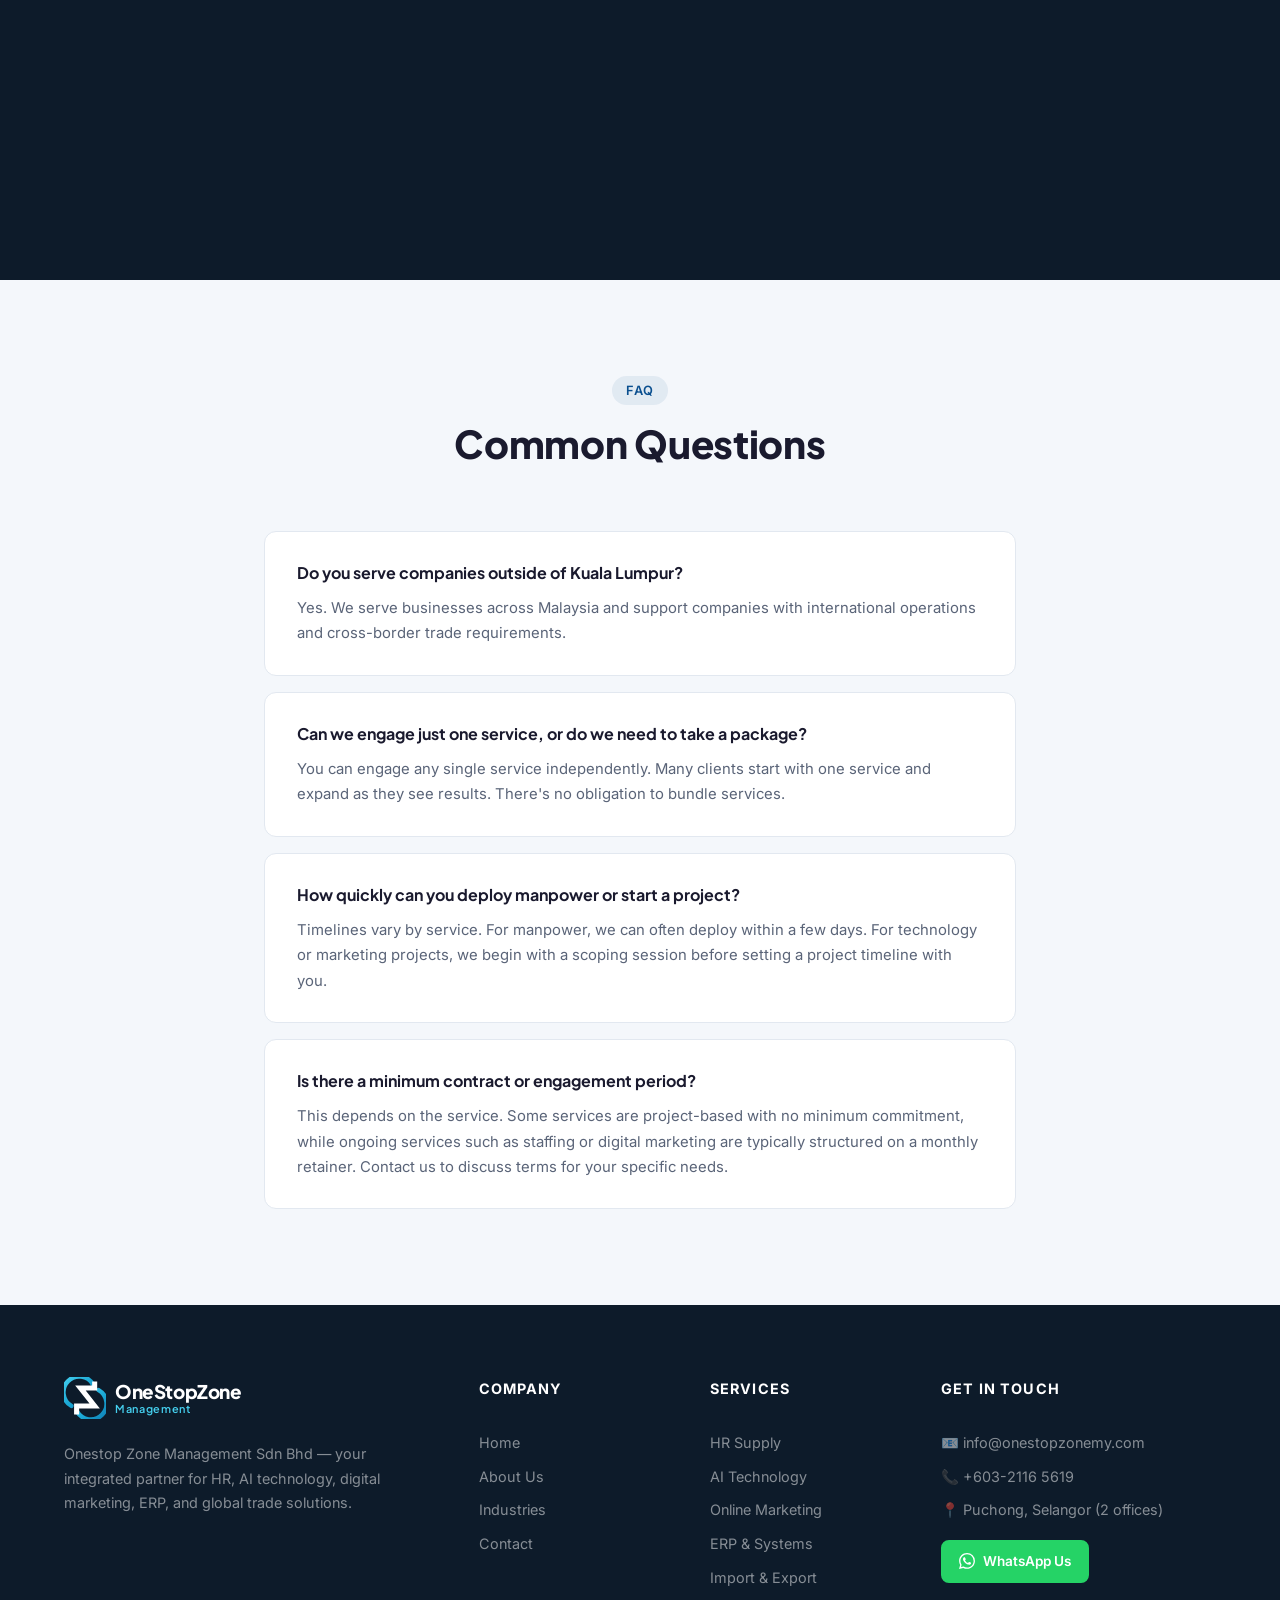
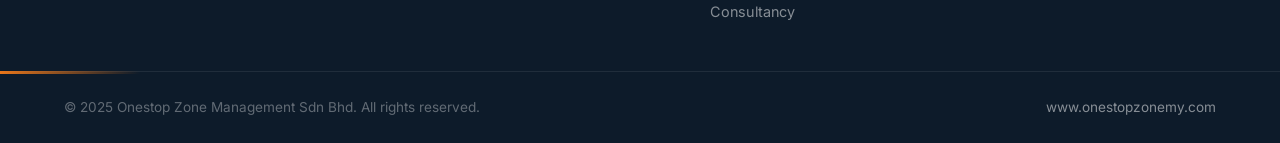
<file: contact.html>
<!DOCTYPE html>
<html lang="en">
<head>
  <meta charset="UTF-8" />
  <meta name="viewport" content="width=device-width, initial-scale=1.0" />
  <title>Contact Us | Onestop Zone Management Sdn Bhd</title>
  <meta name="description" content="Get in touch with Onestop Zone Management Sdn Bhd. Send an enquiry, WhatsApp us, or call us to discuss your business needs." />
  <link rel="icon" type="image/svg+xml" href="img/favicon.svg" />
  <link rel="stylesheet" href="css/style.css" />
  <link rel="preconnect" href="https://fonts.googleapis.com" />
  <link rel="preconnect" href="https://fonts.gstatic.com" crossorigin />
  <link href="https://fonts.googleapis.com/css2?family=Inter:wght@300;400;500;600;700;800&family=Plus+Jakarta+Sans:wght@600;700;800&display=swap" rel="stylesheet" />
</head>
<body>

  <header class="navbar" id="navbar">
    <div class="container nav-inner">
      <a href="/" class="logo">
        <svg class="logo-mark" viewBox="0 0 200 200" xmlns="http://www.w3.org/2000/svg" aria-hidden="true"><defs><linearGradient id="ozg1" x1="0" y1="0" x2="1" y2="1"><stop offset="0%" stop-color="#45cfee"/><stop offset="55%" stop-color="#1aa7d4"/><stop offset="100%" stop-color="#0e7fb5"/></linearGradient></defs><path d="M 137.5 35.1 A 75 75 0 1 0 35.1 137.5" fill="none" stroke="url(#ozg1)" stroke-width="21" stroke-linecap="round"/><path d="M 62.5 164.9 A 75 75 0 1 0 164.9 62.5" fill="none" stroke="url(#ozg1)" stroke-width="21" stroke-linecap="round"/><polyline points="146,22 146,52 78,52 146,138 60,138 60,178" fill="none" stroke="#152c52" stroke-width="24" stroke-linejoin="miter"/></svg>
        <span class="logo-text"><span class="logo-primary">OneStopZone</span><span class="logo-sub">Management</span></span>
      </a>
      <nav class="nav-links" id="nav-links">
        <a href="/">Home</a>
        <a href="/about">About Us</a>
        <a href="/services">Services</a>
        <a href="/industries">Industries</a>
        <a href="/contact" class="active">Contact</a>
      </nav>
      <a href="/contact" class="btn btn-primary nav-cta">Get in Touch</a>
      <button class="hamburger" id="hamburger" aria-label="Toggle menu">
        <span></span><span></span><span></span>
      </button>
    </div>
  </header>

  <!-- Page Hero -->
  <section class="page-hero">
    <div class="container page-hero-content">
      <span class="section-tag" style="background:rgba(255,255,255,.15);color:rgba(255,255,255,.9);margin-bottom:16px;display:inline-block">Contact Us</span>
      <h1>Let's Talk Business</h1>
      <p>Have a question or ready to get started? Reach out through any channel below and our team will respond within 1 business day.</p>
    </div>
  </section>

  <!-- Contact Section -->
  <section class="section contact-section">
    <div class="container contact-grid">

      <!-- Contact Info Column -->
      <div class="contact-info">

        <div class="contact-info-card whatsapp-card">
          <div class="contact-info-icon">
            <svg viewBox="0 0 24 24" fill="currentColor" width="22" height="22"><path d="M17.472 14.382c-.297-.149-1.758-.867-2.03-.967-.273-.099-.471-.148-.67.15-.197.297-.767.966-.94 1.164-.173.199-.347.223-.644.075-.297-.15-1.255-.463-2.39-1.475-.883-.788-1.48-1.761-1.653-2.059-.173-.297-.018-.458.13-.606.134-.133.298-.347.446-.52.149-.174.198-.298.298-.497.099-.198.05-.371-.025-.52-.075-.149-.669-1.612-.916-2.207-.242-.579-.487-.5-.669-.51-.173-.008-.371-.01-.57-.01-.198 0-.52.074-.792.372-.272.297-1.04 1.016-1.04 2.479 0 1.462 1.065 2.875 1.213 3.074.149.198 2.096 3.2 5.077 4.487.709.306 1.262.489 1.694.625.712.227 1.36.195 1.871.118.571-.085 1.758-.719 2.006-1.413.248-.694.248-1.289.173-1.413-.074-.124-.272-.198-.57-.347m-5.421 7.403h-.004a9.87 9.87 0 01-5.031-1.378l-.361-.214-3.741.982.998-3.648-.235-.374a9.86 9.86 0 01-1.51-5.26c.001-5.45 4.436-9.884 9.888-9.884 2.64 0 5.122 1.03 6.988 2.898a9.825 9.825 0 012.893 6.994c-.003 5.45-4.437 9.884-9.885 9.884m8.413-18.297A11.815 11.815 0 0012.05 0C5.495 0 .16 5.335.157 11.892c0 2.096.547 4.142 1.588 5.945L.057 24l6.305-1.654a11.882 11.882 0 005.683 1.448h.005c6.554 0 11.89-5.335 11.893-11.893a11.821 11.821 0 00-3.48-8.413z"/></svg>
          </div>
          <div>
            <h4>WhatsApp Us</h4>
            <p>Fastest way to reach us — chat with our team directly</p>
            <a href="https://wa.me/60321165619" target="_blank" rel="noopener" style="font-weight:700;text-decoration:underline;color:#fff;margin-top:8px;display:inline-block">+603-2116 5619</a>
          </div>
        </div>

        <div class="contact-info-card">
          <div class="contact-info-icon">📧</div>
          <div>
            <h4>Email</h4>
            <a href="mailto:info@onestopzonemy.com">info@onestopzonemy.com</a>
            <p style="margin-top:4px;font-size:0.82rem">We reply within 1 business day</p>
          </div>
        </div>

        <div class="contact-info-card">
          <div class="contact-info-icon">📞</div>
          <div>
            <h4>Phone</h4>
            <a href="tel:+60321165619">+603-2116 5619</a>
            <p style="margin-top:4px;font-size:0.82rem">Mon–Fri, 9:00 AM – 6:00 PM</p>
          </div>
        </div>

        <div class="contact-info-card">
          <div class="contact-info-icon">📍</div>
          <div>
            <h4>Office Address</h4>
            <p><strong>Office 1:</strong><br/>Jalan Bandar 1, Pusat Bandar Puchong<br/>47100 Puchong, Selangor</p>
            <p style="margin-top:10px"><strong>Office 2:</strong><br/>3-1, Jalan Merbah 1, Bandar Puchong Jaya<br/>47170 Puchong, Selangor</p>
          </div>
        </div>

        <div class="contact-info-card">
          <div class="contact-info-icon">🌐</div>
          <div>
            <h4>Website</h4>
            <a href="https://www.onestopzonemy.com" target="_blank" rel="noopener">www.onestopzonemy.com</a>
          </div>
        </div>

      </div>

      <!-- Enquiry Form -->
      <div class="contact-form-card">
        <h2>Send Us an Enquiry</h2>
        <p>Fill in the form below and one of our team members will get back to you promptly.</p>

        <form id="enquiry-form" novalidate>
          <div class="form-row">
            <div class="form-group">
              <label for="name">Full Name *</label>
              <input type="text" id="name" name="name" placeholder="Your full name" required />
            </div>
            <div class="form-group">
              <label for="company">Company Name</label>
              <input type="text" id="company" name="company" placeholder="Your company" />
            </div>
          </div>

          <div class="form-row">
            <div class="form-group">
              <label for="email">Email Address *</label>
              <input type="email" id="email" name="email" placeholder="your@email.com" required />
            </div>
            <div class="form-group">
              <label for="phone">Phone / WhatsApp</label>
              <input type="tel" id="phone" name="phone" placeholder="+603-2116 5619" />
            </div>
          </div>

          <div class="form-group">
            <label for="service">Service You're Interested In</label>
            <select id="service" name="service">
              <option value="" disabled selected>Select a service</option>
              <option value="hr">Human Resource Supply</option>
              <option value="ai">AI Technology Solutions</option>
              <option value="marketing">Online Marketing</option>
              <option value="erp">ERP &amp; System Integration</option>
              <option value="trading">Import &amp; Export Trading</option>
              <option value="consultancy">Business Consultancy</option>
              <option value="multiple">Multiple Services</option>
              <option value="other">Other / Not Sure</option>
            </select>
          </div>

          <div class="form-group">
            <label for="message">Your Message *</label>
            <textarea id="message" name="message" placeholder="Tell us about your business and what you need help with..." required></textarea>
          </div>

          <button type="submit" class="btn btn-primary btn-lg form-submit">Send Enquiry</button>
          <p class="form-note">By submitting, you agree to be contacted by our team regarding your enquiry.</p>
        </form>
      </div>

    </div>
  </section>

  <!-- Google Maps -->
  <div class="map-section">
    <iframe
      src="https://www.google.com/maps/embed?pb=!1m18!1m12!1m3!1d3984.0176432521!2d101.6166!3d3.0073!2m3!1f0!2f0!3f0!3m2!1i1024!2i768!4f13.1!3m3!1m2!1s0x31cc4e3b0a0f0001%3A0x1!2s25-2a%2C%20Jalan%20Bandar%201%2C%20Pusat%20Bandar%20Puchong%2C%2047100%20Puchong%2C%20Selangor!5e0!3m2!1sen!2smy!4v1700000000000!5m2!1sen!2smy"
      width="100%"
      height="380"
      style="border:0;display:block"
      allowfullscreen=""
      loading="lazy"
      referrerpolicy="no-referrer-when-downgrade"
      title="Onestop Zone Management - 25-2a, Jalan Bandar 1, Pusat Bandar Puchong, 47100 Puchong, Selangor">
    </iframe>
  </div>

  <!-- FAQ -->
  <section class="section" style="background:var(--bg-soft)">
    <div class="container" style="max-width:800px">
      <div class="section-header">
        <span class="section-tag">FAQ</span>
        <h2>Common Questions</h2>
      </div>
      <div style="display:flex;flex-direction:column;gap:16px">

        <div style="background:var(--white);border:1px solid var(--border);border-radius:var(--radius);padding:28px 32px">
          <h3 style="font-size:1rem;font-weight:700;color:var(--text);margin-bottom:10px">Do you serve companies outside of Kuala Lumpur?</h3>
          <p style="color:var(--text-muted);font-size:0.93rem;line-height:1.7">Yes. We serve businesses across Malaysia and support companies with international operations and cross-border trade requirements.</p>
        </div>

        <div style="background:var(--white);border:1px solid var(--border);border-radius:var(--radius);padding:28px 32px">
          <h3 style="font-size:1rem;font-weight:700;color:var(--text);margin-bottom:10px">Can we engage just one service, or do we need to take a package?</h3>
          <p style="color:var(--text-muted);font-size:0.93rem;line-height:1.7">You can engage any single service independently. Many clients start with one service and expand as they see results. There's no obligation to bundle services.</p>
        </div>

        <div style="background:var(--white);border:1px solid var(--border);border-radius:var(--radius);padding:28px 32px">
          <h3 style="font-size:1rem;font-weight:700;color:var(--text);margin-bottom:10px">How quickly can you deploy manpower or start a project?</h3>
          <p style="color:var(--text-muted);font-size:0.93rem;line-height:1.7">Timelines vary by service. For manpower, we can often deploy within a few days. For technology or marketing projects, we begin with a scoping session before setting a project timeline with you.</p>
        </div>

        <div style="background:var(--white);border:1px solid var(--border);border-radius:var(--radius);padding:28px 32px">
          <h3 style="font-size:1rem;font-weight:700;color:var(--text);margin-bottom:10px">Is there a minimum contract or engagement period?</h3>
          <p style="color:var(--text-muted);font-size:0.93rem;line-height:1.7">This depends on the service. Some services are project-based with no minimum commitment, while ongoing services such as staffing or digital marketing are typically structured on a monthly retainer. Contact us to discuss terms for your specific needs.</p>
        </div>

      </div>
    </div>
  </section>

  <footer class="footer">
    <div class="container footer-grid">
      <div class="footer-brand">
        <a href="/" class="logo logo-light">
          <svg class="logo-mark" viewBox="0 0 200 200" xmlns="http://www.w3.org/2000/svg" aria-hidden="true"><defs><linearGradient id="ozg2" x1="0" y1="0" x2="1" y2="1"><stop offset="0%" stop-color="#45cfee"/><stop offset="55%" stop-color="#1aa7d4"/><stop offset="100%" stop-color="#0e7fb5"/></linearGradient></defs><path d="M 137.5 35.1 A 75 75 0 1 0 35.1 137.5" fill="none" stroke="url(#ozg2)" stroke-width="21" stroke-linecap="round"/><path d="M 62.5 164.9 A 75 75 0 1 0 164.9 62.5" fill="none" stroke="url(#ozg2)" stroke-width="21" stroke-linecap="round"/><polyline points="146,22 146,52 78,52 146,138 60,138 60,178" fill="none" stroke="#ffffff" stroke-width="24" stroke-linejoin="miter"/></svg>
          <span class="logo-text"><span class="logo-primary">OneStopZone</span><span class="logo-sub">Management</span></span>
        </a>
        <p>Onestop Zone Management Sdn Bhd — your integrated partner for HR, AI technology, digital marketing, ERP, and global trade solutions.</p>
      </div>
      <div class="footer-nav">
        <h4>Company</h4>
        <a href="/">Home</a>
        <a href="/about">About Us</a>
        <a href="/industries">Industries</a>
        <a href="/contact">Contact</a>
      </div>
      <div class="footer-nav">
        <h4>Services</h4>
        <a href="/services#hr">HR Supply</a>
        <a href="/services#ai">AI Technology</a>
        <a href="/services#marketing">Online Marketing</a>
        <a href="/services#erp">ERP &amp; Systems</a>
        <a href="/services#trading">Import &amp; Export</a>
        <a href="/services#consultancy">Consultancy</a>
      </div>
      <div class="footer-contact">
        <h4>Get in Touch</h4>
        <p>📧 info@onestopzonemy.com</p>
        <p>📞 +603-2116 5619</p>
        <p>📍 Puchong, Selangor (2 offices)</p>
        <a href="https://wa.me/60321165619" class="btn btn-whatsapp btn-sm" target="_blank" rel="noopener">
          <svg viewBox="0 0 24 24" fill="currentColor" width="16" height="16"><path d="M17.472 14.382c-.297-.149-1.758-.867-2.03-.967-.273-.099-.471-.148-.67.15-.197.297-.767.966-.94 1.164-.173.199-.347.223-.644.075-.297-.15-1.255-.463-2.39-1.475-.883-.788-1.48-1.761-1.653-2.059-.173-.297-.018-.458.13-.606.134-.133.298-.347.446-.52.149-.174.198-.298.298-.497.099-.198.05-.371-.025-.52-.075-.149-.669-1.612-.916-2.207-.242-.579-.487-.5-.669-.51-.173-.008-.371-.01-.57-.01-.198 0-.52.074-.792.372-.272.297-1.04 1.016-1.04 2.479 0 1.462 1.065 2.875 1.213 3.074.149.198 2.096 3.2 5.077 4.487.709.306 1.262.489 1.694.625.712.227 1.36.195 1.871.118.571-.085 1.758-.719 2.006-1.413.248-.694.248-1.289.173-1.413-.074-.124-.272-.198-.57-.347m-5.421 7.403h-.004a9.87 9.87 0 01-5.031-1.378l-.361-.214-3.741.982.998-3.648-.235-.374a9.86 9.86 0 01-1.51-5.26c.001-5.45 4.436-9.884 9.888-9.884 2.64 0 5.122 1.03 6.988 2.898a9.825 9.825 0 012.893 6.994c-.003 5.45-4.437 9.884-9.885 9.884m8.413-18.297A11.815 11.815 0 0012.05 0C5.495 0 .16 5.335.157 11.892c0 2.096.547 4.142 1.588 5.945L.057 24l6.305-1.654a11.882 11.882 0 005.683 1.448h.005c6.554 0 11.89-5.335 11.893-11.893a11.821 11.821 0 00-3.48-8.413z"/></svg>
          WhatsApp Us
        </a>
      </div>
    </div>
    <div class="footer-bottom">
      <div class="container">
        <p>© 2025 Onestop Zone Management Sdn Bhd. All rights reserved.</p>
        <p><a href="https://www.onestopzonemy.com" target="_blank" rel="noopener">www.onestopzonemy.com</a></p>
      </div>
    </div>
  </footer>

  <script src="js/main.js"></script>
</body>
</html>
</file>
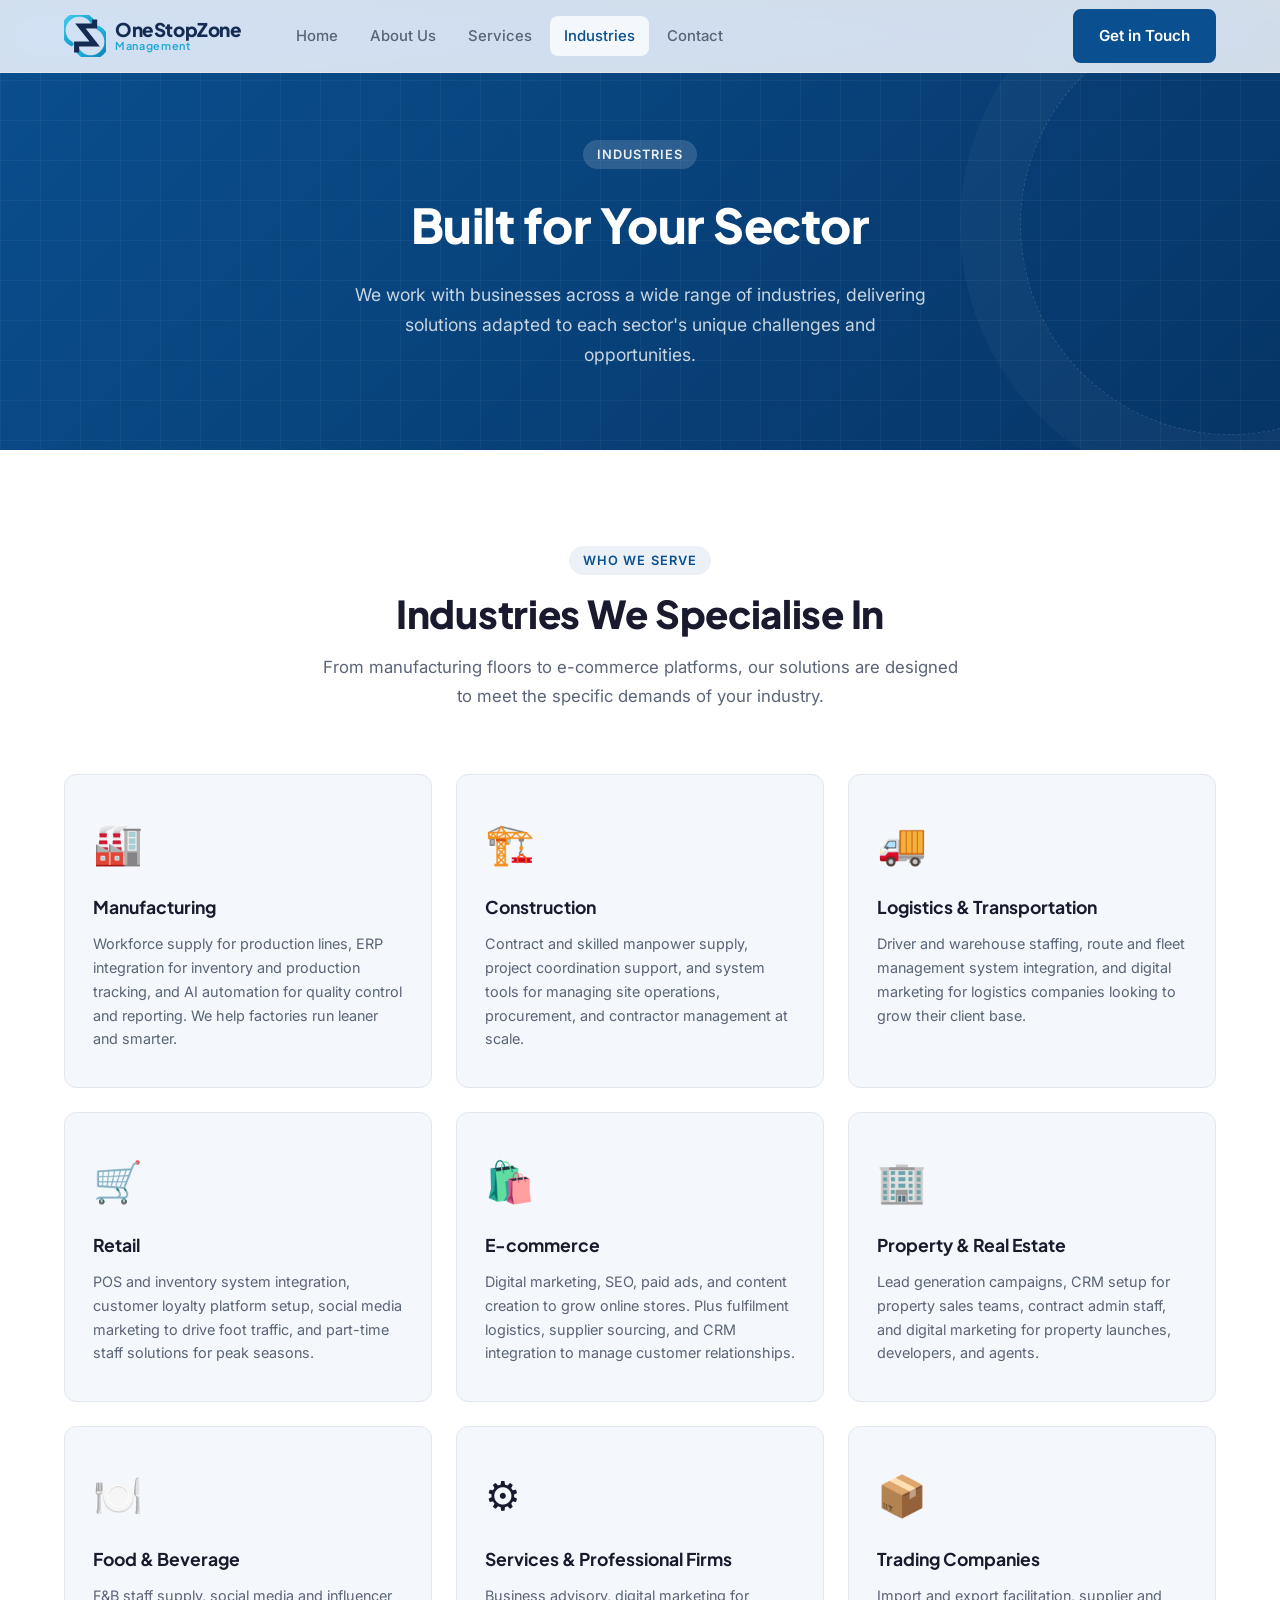
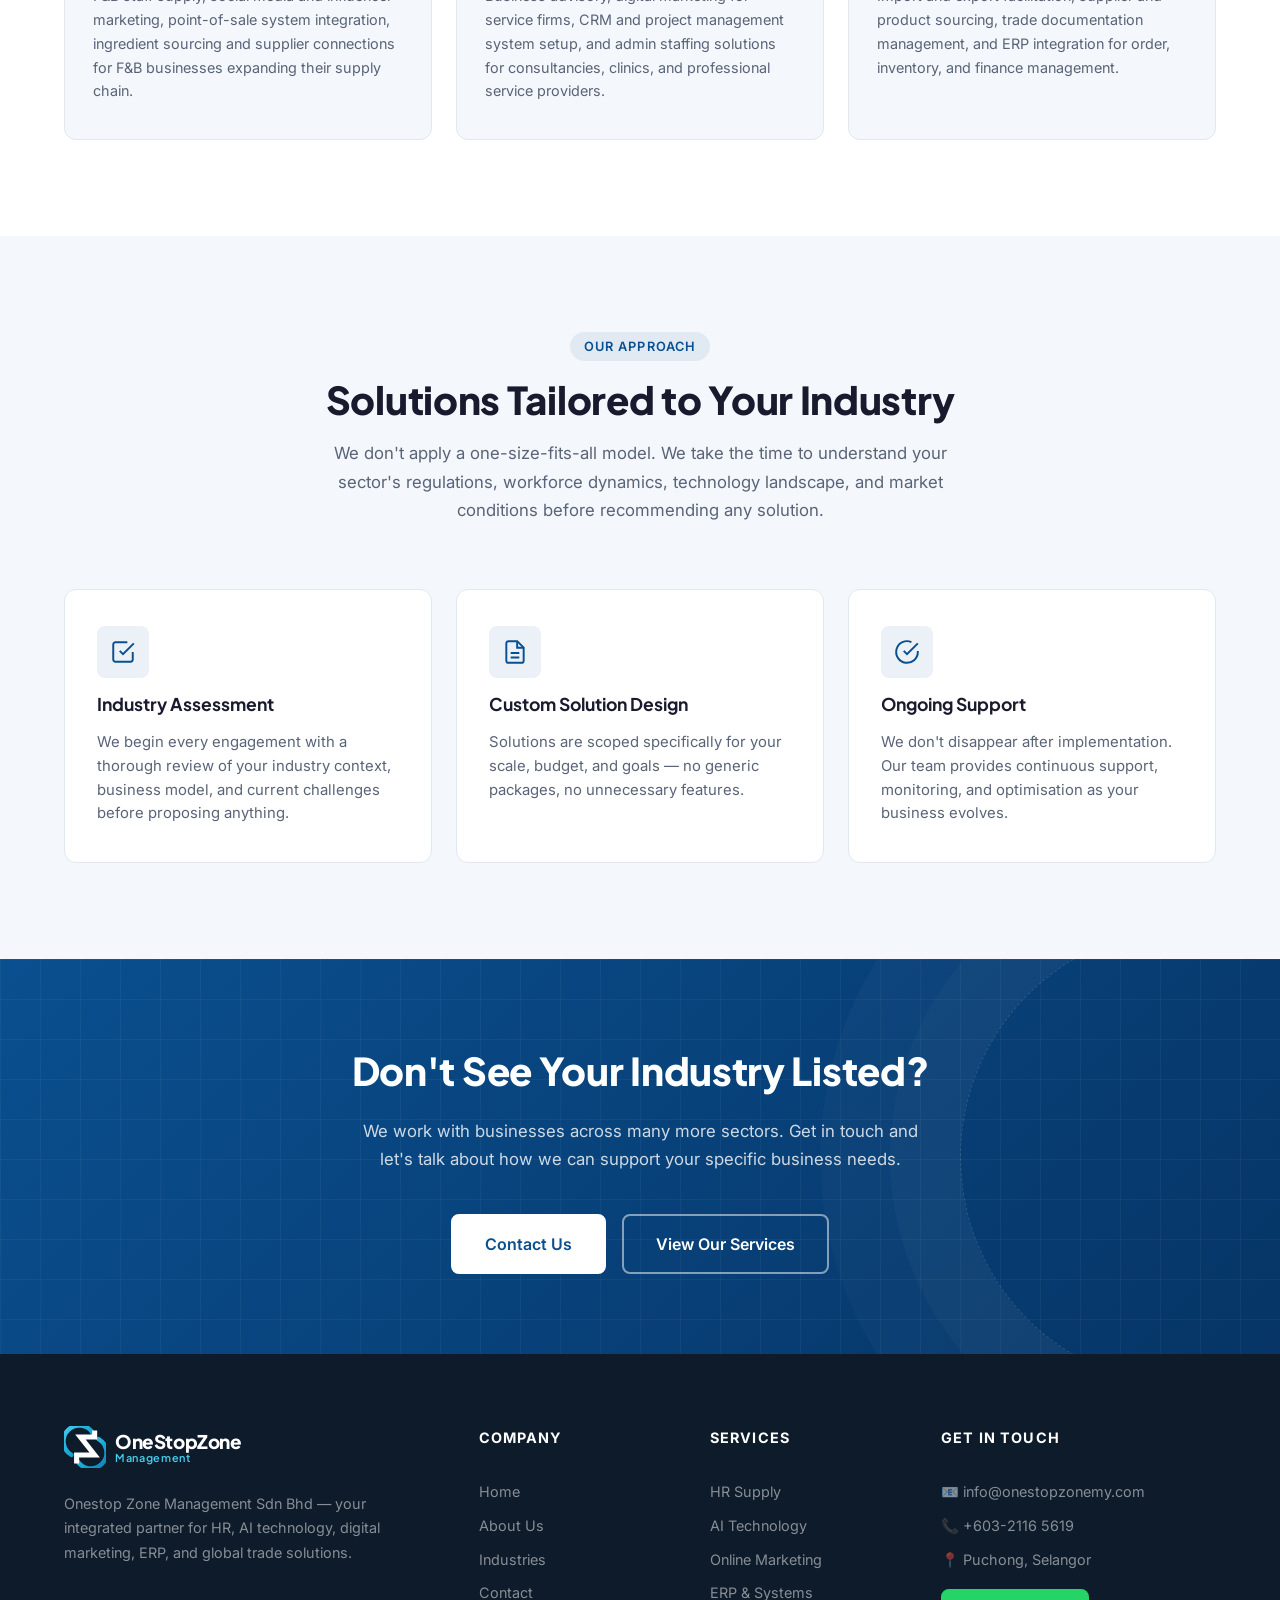
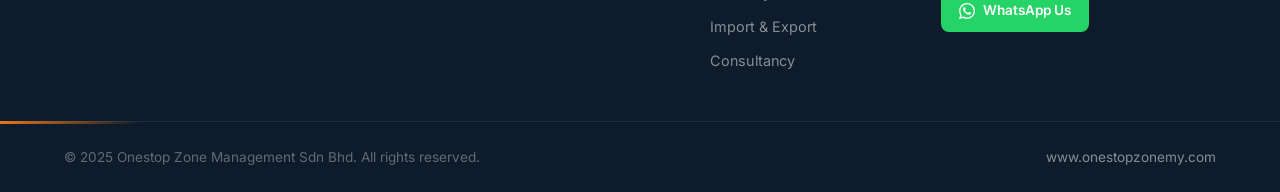
<file: industries.html>
<!DOCTYPE html>
<html lang="en">
<head>
  <meta charset="UTF-8" />
  <meta name="viewport" content="width=device-width, initial-scale=1.0" />
  <title>Industries We Serve | Onestop Zone Management Sdn Bhd</title>
  <meta name="description" content="Onestop Zone serves businesses across manufacturing, construction, logistics, retail, e-commerce, property, F&B, services, and trading industries in Malaysia." />
  <link rel="icon" type="image/svg+xml" href="img/favicon.svg" />
  <link rel="stylesheet" href="css/style.css" />
  <link rel="preconnect" href="https://fonts.googleapis.com" />
  <link rel="preconnect" href="https://fonts.gstatic.com" crossorigin />
  <link href="https://fonts.googleapis.com/css2?family=Inter:wght@300;400;500;600;700;800&family=Plus+Jakarta+Sans:wght@600;700;800&display=swap" rel="stylesheet" />
</head>
<body>

  <header class="navbar" id="navbar">
    <div class="container nav-inner">
      <a href="/" class="logo">
        <svg class="logo-mark" viewBox="0 0 200 200" xmlns="http://www.w3.org/2000/svg" aria-hidden="true"><defs><linearGradient id="ozg1" x1="0" y1="0" x2="1" y2="1"><stop offset="0%" stop-color="#45cfee"/><stop offset="55%" stop-color="#1aa7d4"/><stop offset="100%" stop-color="#0e7fb5"/></linearGradient></defs><path d="M 137.5 35.1 A 75 75 0 1 0 35.1 137.5" fill="none" stroke="url(#ozg1)" stroke-width="21" stroke-linecap="round"/><path d="M 62.5 164.9 A 75 75 0 1 0 164.9 62.5" fill="none" stroke="url(#ozg1)" stroke-width="21" stroke-linecap="round"/><polyline points="146,22 146,52 78,52 146,138 60,138 60,178" fill="none" stroke="#152c52" stroke-width="24" stroke-linejoin="miter"/></svg>
        <span class="logo-text"><span class="logo-primary">OneStopZone</span><span class="logo-sub">Management</span></span>
      </a>
      <nav class="nav-links" id="nav-links">
        <a href="/">Home</a>
        <a href="/about">About Us</a>
        <a href="/services">Services</a>
        <a href="/industries" class="active">Industries</a>
        <a href="/contact">Contact</a>
      </nav>
      <a href="/contact" class="btn btn-primary nav-cta">Get in Touch</a>
      <button class="hamburger" id="hamburger" aria-label="Toggle menu">
        <span></span><span></span><span></span>
      </button>
    </div>
  </header>

  <!-- Page Hero -->
  <section class="page-hero">
    <div class="container page-hero-content">
      <span class="section-tag" style="background:rgba(255,255,255,.15);color:rgba(255,255,255,.9);margin-bottom:16px;display:inline-block">Industries</span>
      <h1>Built for Your Sector</h1>
      <p>We work with businesses across a wide range of industries, delivering solutions adapted to each sector's unique challenges and opportunities.</p>
    </div>
  </section>

  <!-- Industries Detail -->
  <section class="section industries-detail">
    <div class="container">
      <div class="section-header">
        <span class="section-tag">Who We Serve</span>
        <h2>Industries We Specialise In</h2>
        <p>From manufacturing floors to e-commerce platforms, our solutions are designed to meet the specific demands of your industry.</p>
      </div>
      <div class="industries-cards">

        <div class="industry-card">
          <div class="industry-card-icon">🏭</div>
          <h3>Manufacturing</h3>
          <p>Workforce supply for production lines, ERP integration for inventory and production tracking, and AI automation for quality control and reporting. We help factories run leaner and smarter.</p>
        </div>

        <div class="industry-card">
          <div class="industry-card-icon">🏗️</div>
          <h3>Construction</h3>
          <p>Contract and skilled manpower supply, project coordination support, and system tools for managing site operations, procurement, and contractor management at scale.</p>
        </div>

        <div class="industry-card">
          <div class="industry-card-icon">🚚</div>
          <h3>Logistics &amp; Transportation</h3>
          <p>Driver and warehouse staffing, route and fleet management system integration, and digital marketing for logistics companies looking to grow their client base.</p>
        </div>

        <div class="industry-card">
          <div class="industry-card-icon">🛒</div>
          <h3>Retail</h3>
          <p>POS and inventory system integration, customer loyalty platform setup, social media marketing to drive foot traffic, and part-time staff solutions for peak seasons.</p>
        </div>

        <div class="industry-card">
          <div class="industry-card-icon">🛍️</div>
          <h3>E-commerce</h3>
          <p>Digital marketing, SEO, paid ads, and content creation to grow online stores. Plus fulfilment logistics, supplier sourcing, and CRM integration to manage customer relationships.</p>
        </div>

        <div class="industry-card">
          <div class="industry-card-icon">🏢</div>
          <h3>Property &amp; Real Estate</h3>
          <p>Lead generation campaigns, CRM setup for property sales teams, contract admin staff, and digital marketing for property launches, developers, and agents.</p>
        </div>

        <div class="industry-card">
          <div class="industry-card-icon">🍽️</div>
          <h3>Food &amp; Beverage</h3>
          <p>F&B staff supply, social media and influencer marketing, point-of-sale system integration, ingredient sourcing and supplier connections for F&B businesses expanding their supply chain.</p>
        </div>

        <div class="industry-card">
          <div class="industry-card-icon">⚙️</div>
          <h3>Services &amp; Professional Firms</h3>
          <p>Business advisory, digital marketing for service firms, CRM and project management system setup, and admin staffing solutions for consultancies, clinics, and professional service providers.</p>
        </div>

        <div class="industry-card">
          <div class="industry-card-icon">📦</div>
          <h3>Trading Companies</h3>
          <p>Import and export facilitation, supplier and product sourcing, trade documentation management, and ERP integration for order, inventory, and finance management.</p>
        </div>

      </div>
    </div>
  </section>

  <!-- Cross-Industry Value -->
  <section class="section" style="background:var(--bg-soft)">
    <div class="container">
      <div class="section-header">
        <span class="section-tag">Our Approach</span>
        <h2>Solutions Tailored to Your Industry</h2>
        <p>We don't apply a one-size-fits-all model. We take the time to understand your sector's regulations, workforce dynamics, technology landscape, and market conditions before recommending any solution.</p>
      </div>
      <div class="services-grid">
        <div class="service-card" style="pointer-events:none">
          <div class="service-icon">
            <svg viewBox="0 0 24 24" fill="none" stroke="currentColor" stroke-width="1.8"><path d="M9 11l3 3L22 4"/><path d="M21 12v7a2 2 0 0 1-2 2H5a2 2 0 0 1-2-2V5a2 2 0 0 1 2-2h11"/></svg>
          </div>
          <h3>Industry Assessment</h3>
          <p>We begin every engagement with a thorough review of your industry context, business model, and current challenges before proposing anything.</p>
        </div>
        <div class="service-card" style="pointer-events:none">
          <div class="service-icon">
            <svg viewBox="0 0 24 24" fill="none" stroke="currentColor" stroke-width="1.8"><path d="M14 2H6a2 2 0 0 0-2 2v16a2 2 0 0 0 2 2h12a2 2 0 0 0 2-2V8z"/><polyline points="14 2 14 8 20 8"/><line x1="16" y1="13" x2="8" y2="13"/><line x1="16" y1="17" x2="8" y2="17"/></svg>
          </div>
          <h3>Custom Solution Design</h3>
          <p>Solutions are scoped specifically for your scale, budget, and goals — no generic packages, no unnecessary features.</p>
        </div>
        <div class="service-card" style="pointer-events:none">
          <div class="service-icon">
            <svg viewBox="0 0 24 24" fill="none" stroke="currentColor" stroke-width="1.8"><path d="M22 11.08V12a10 10 0 1 1-5.93-9.14"/><polyline points="22 4 12 14.01 9 11.01"/></svg>
          </div>
          <h3>Ongoing Support</h3>
          <p>We don't disappear after implementation. Our team provides continuous support, monitoring, and optimisation as your business evolves.</p>
        </div>
      </div>
    </div>
  </section>

  <!-- CTA Banner -->
  <section class="cta-banner">
    <div class="container cta-inner">
      <h2>Don't See Your Industry Listed?</h2>
      <p>We work with businesses across many more sectors. Get in touch and let's talk about how we can support your specific business needs.</p>
      <div class="cta-actions">
        <a href="/contact" class="btn btn-white btn-lg">Contact Us</a>
        <a href="/services" class="btn btn-outline btn-lg" style="color:#fff;border-color:rgba(255,255,255,.5)">View Our Services</a>
      </div>
    </div>
  </section>

  <footer class="footer">
    <div class="container footer-grid">
      <div class="footer-brand">
        <a href="/" class="logo logo-light">
          <svg class="logo-mark" viewBox="0 0 200 200" xmlns="http://www.w3.org/2000/svg" aria-hidden="true"><defs><linearGradient id="ozg2" x1="0" y1="0" x2="1" y2="1"><stop offset="0%" stop-color="#45cfee"/><stop offset="55%" stop-color="#1aa7d4"/><stop offset="100%" stop-color="#0e7fb5"/></linearGradient></defs><path d="M 137.5 35.1 A 75 75 0 1 0 35.1 137.5" fill="none" stroke="url(#ozg2)" stroke-width="21" stroke-linecap="round"/><path d="M 62.5 164.9 A 75 75 0 1 0 164.9 62.5" fill="none" stroke="url(#ozg2)" stroke-width="21" stroke-linecap="round"/><polyline points="146,22 146,52 78,52 146,138 60,138 60,178" fill="none" stroke="#ffffff" stroke-width="24" stroke-linejoin="miter"/></svg>
          <span class="logo-text"><span class="logo-primary">OneStopZone</span><span class="logo-sub">Management</span></span>
        </a>
        <p>Onestop Zone Management Sdn Bhd — your integrated partner for HR, AI technology, digital marketing, ERP, and global trade solutions.</p>
      </div>
      <div class="footer-nav">
        <h4>Company</h4>
        <a href="/">Home</a>
        <a href="/about">About Us</a>
        <a href="/industries">Industries</a>
        <a href="/contact">Contact</a>
      </div>
      <div class="footer-nav">
        <h4>Services</h4>
        <a href="/services#hr">HR Supply</a>
        <a href="/services#ai">AI Technology</a>
        <a href="/services#marketing">Online Marketing</a>
        <a href="/services#erp">ERP &amp; Systems</a>
        <a href="/services#trading">Import &amp; Export</a>
        <a href="/services#consultancy">Consultancy</a>
      </div>
      <div class="footer-contact">
        <h4>Get in Touch</h4>
        <p>📧 info@onestopzonemy.com</p>
        <p>📞 +603-2116 5619</p>
        <p>📍 Puchong, Selangor</p>
        <a href="https://wa.me/60321165619" class="btn btn-whatsapp btn-sm" target="_blank" rel="noopener">
          <svg viewBox="0 0 24 24" fill="currentColor" width="16" height="16"><path d="M17.472 14.382c-.297-.149-1.758-.867-2.03-.967-.273-.099-.471-.148-.67.15-.197.297-.767.966-.94 1.164-.173.199-.347.223-.644.075-.297-.15-1.255-.463-2.39-1.475-.883-.788-1.48-1.761-1.653-2.059-.173-.297-.018-.458.13-.606.134-.133.298-.347.446-.52.149-.174.198-.298.298-.497.099-.198.05-.371-.025-.52-.075-.149-.669-1.612-.916-2.207-.242-.579-.487-.5-.669-.51-.173-.008-.371-.01-.57-.01-.198 0-.52.074-.792.372-.272.297-1.04 1.016-1.04 2.479 0 1.462 1.065 2.875 1.213 3.074.149.198 2.096 3.2 5.077 4.487.709.306 1.262.489 1.694.625.712.227 1.36.195 1.871.118.571-.085 1.758-.719 2.006-1.413.248-.694.248-1.289.173-1.413-.074-.124-.272-.198-.57-.347m-5.421 7.403h-.004a9.87 9.87 0 01-5.031-1.378l-.361-.214-3.741.982.998-3.648-.235-.374a9.86 9.86 0 01-1.51-5.26c.001-5.45 4.436-9.884 9.888-9.884 2.64 0 5.122 1.03 6.988 2.898a9.825 9.825 0 012.893 6.994c-.003 5.45-4.437 9.884-9.885 9.884m8.413-18.297A11.815 11.815 0 0012.05 0C5.495 0 .16 5.335.157 11.892c0 2.096.547 4.142 1.588 5.945L.057 24l6.305-1.654a11.882 11.882 0 005.683 1.448h.005c6.554 0 11.89-5.335 11.893-11.893a11.821 11.821 0 00-3.48-8.413z"/></svg>
          WhatsApp Us
        </a>
      </div>
    </div>
    <div class="footer-bottom">
      <div class="container">
        <p>© 2025 Onestop Zone Management Sdn Bhd. All rights reserved.</p>
        <p><a href="https://www.onestopzonemy.com" target="_blank" rel="noopener">www.onestopzonemy.com</a></p>
      </div>
    </div>
  </footer>

  <script src="js/main.js"></script>
</body>
</html>
</file>
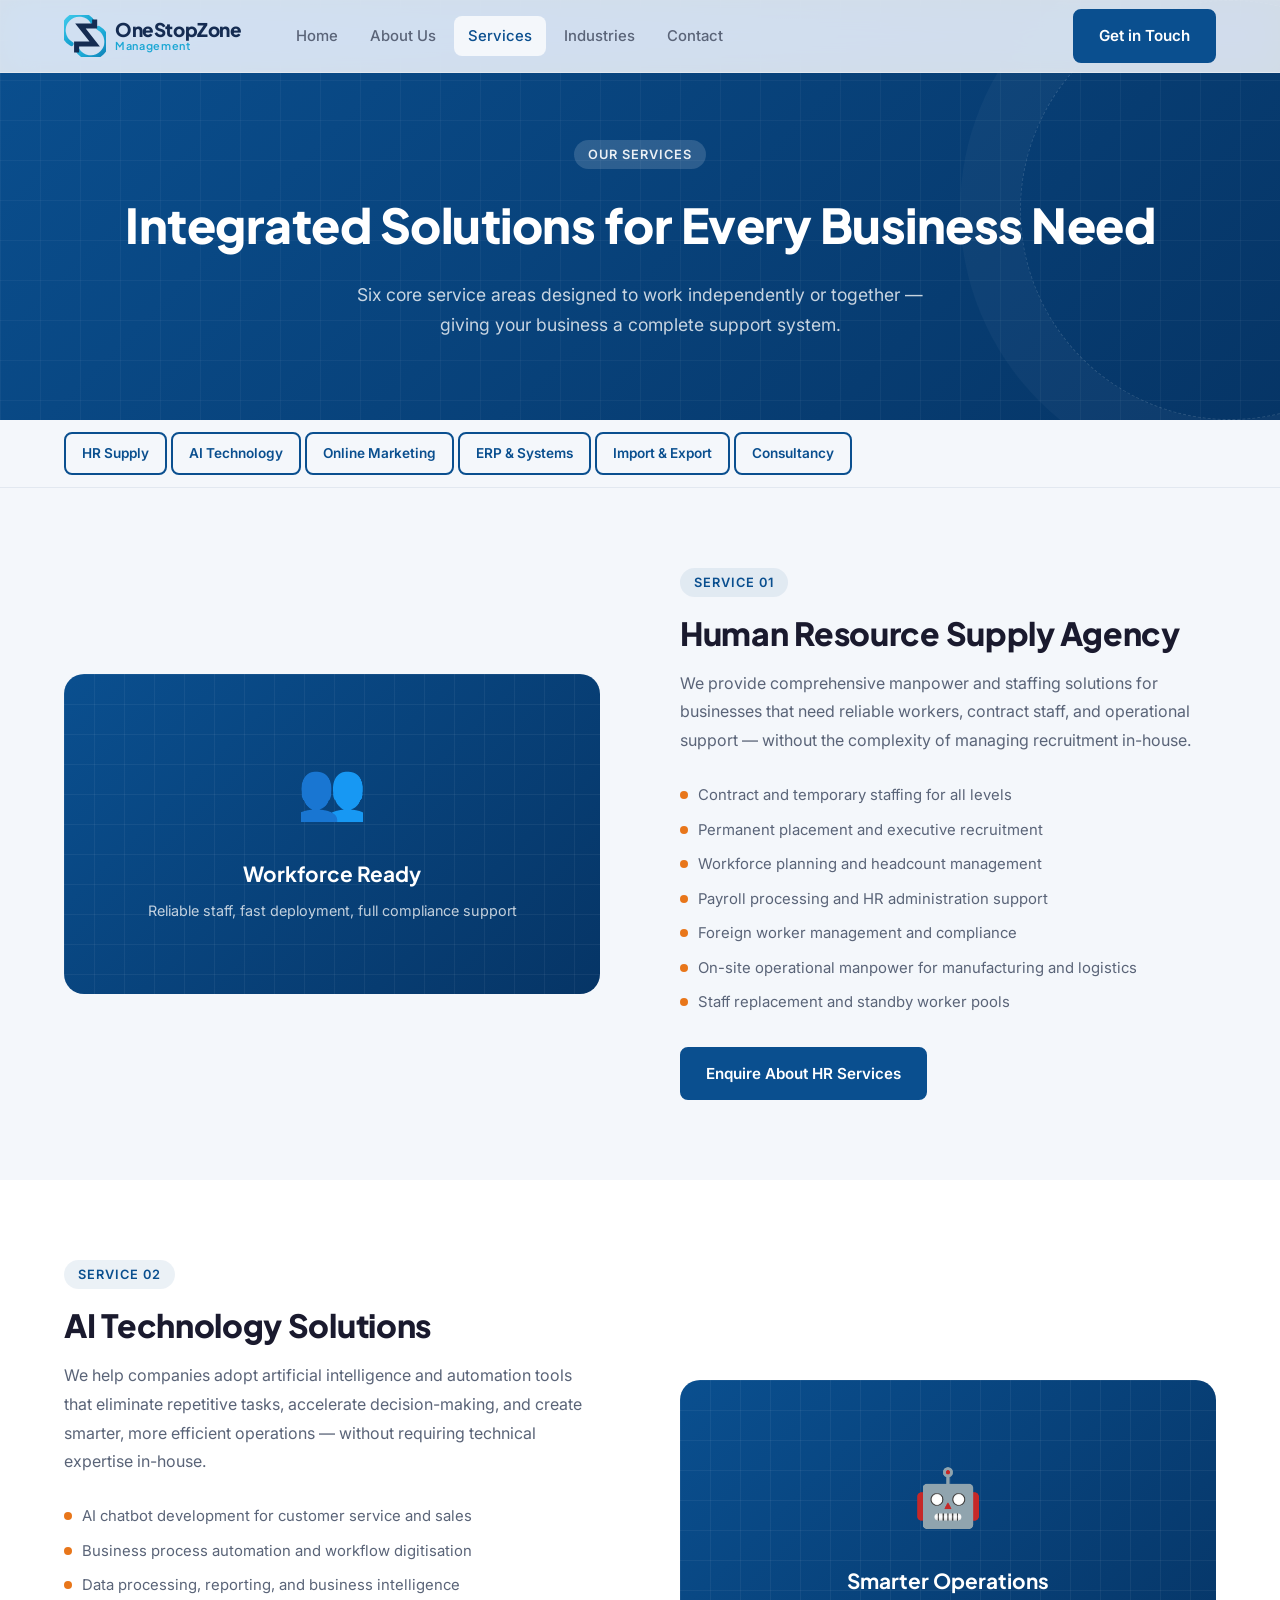
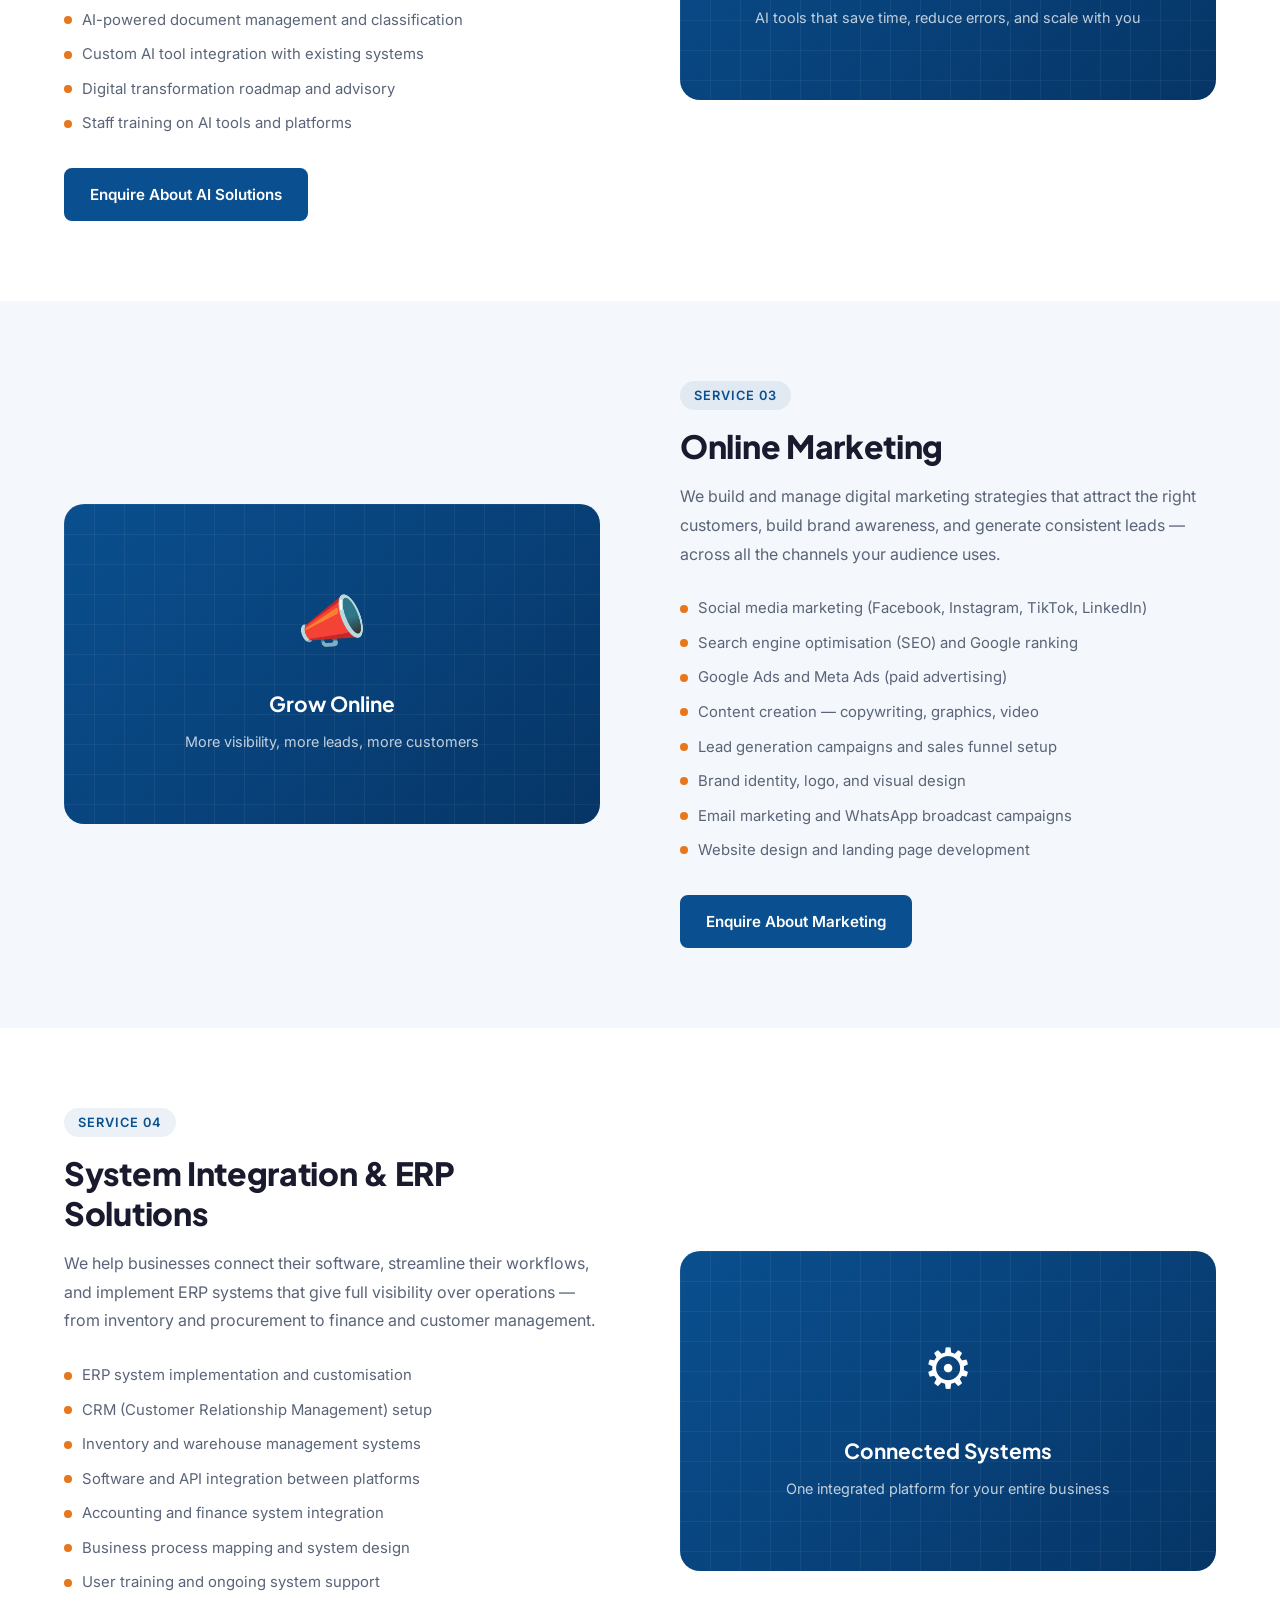
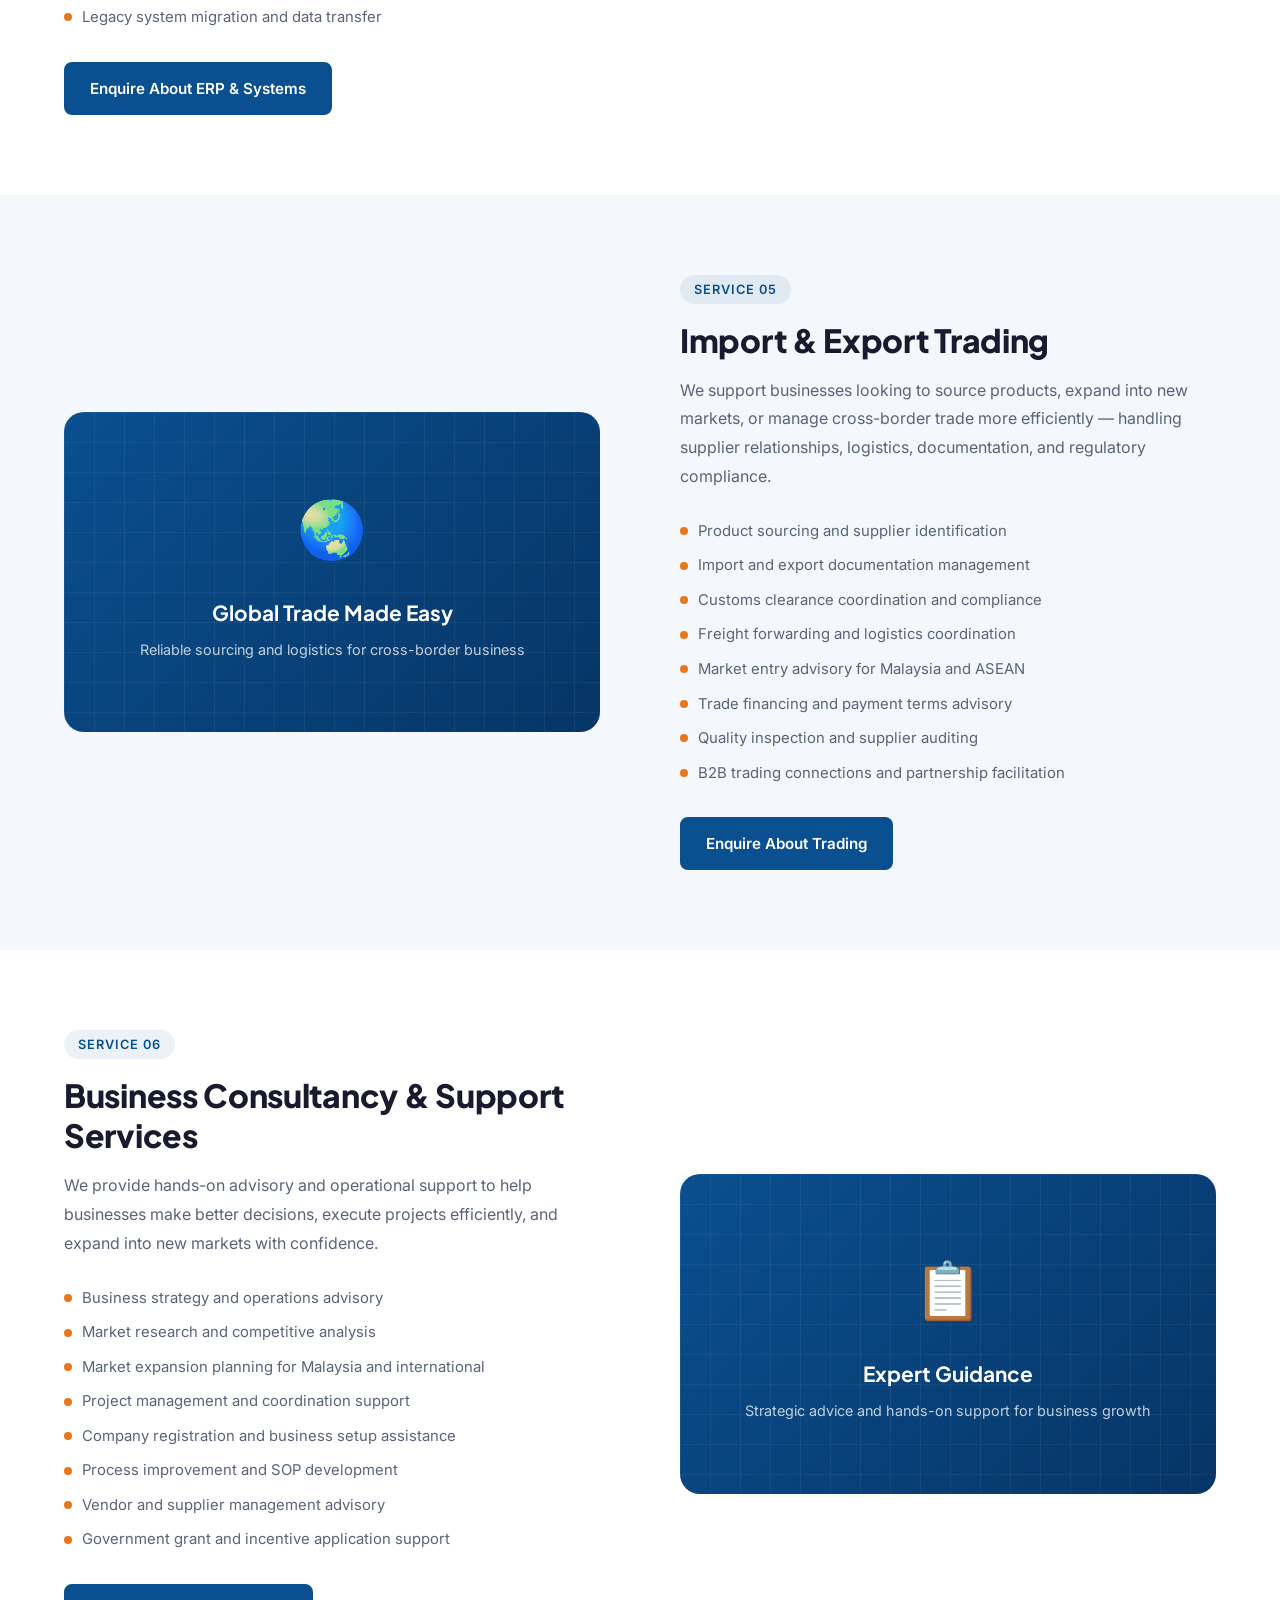
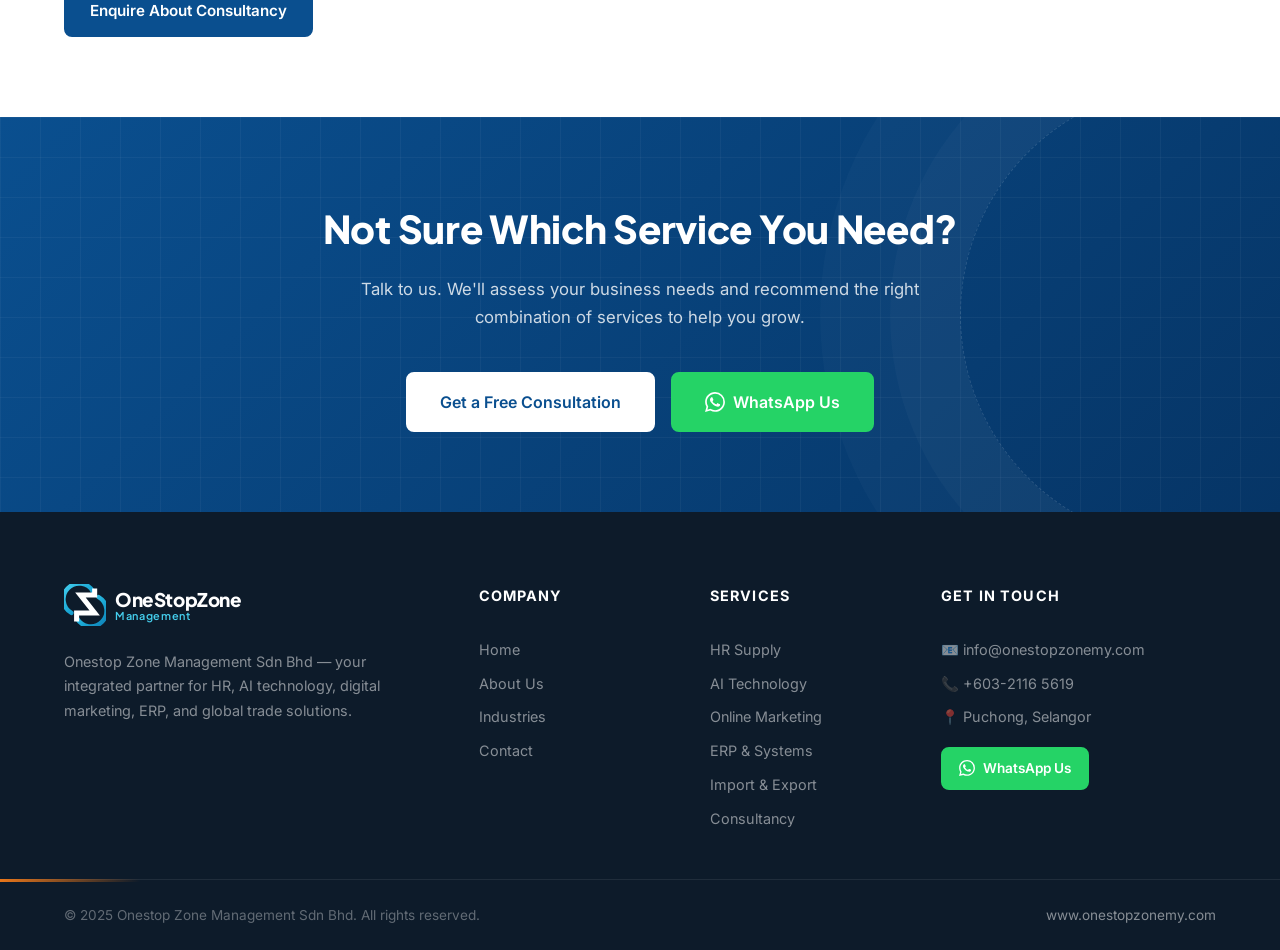
<file: services.html>
<!DOCTYPE html>
<html lang="en">
<head>
  <meta charset="UTF-8" />
  <meta name="viewport" content="width=device-width, initial-scale=1.0" />
  <title>Our Services | Onestop Zone Management Sdn Bhd</title>
  <meta name="description" content="Explore our full range of services: HR supply, AI technology solutions, online marketing, ERP integration, import & export trading, and business consultancy." />
  <link rel="icon" type="image/svg+xml" href="img/favicon.svg" />
  <link rel="stylesheet" href="css/style.css" />
  <link rel="preconnect" href="https://fonts.googleapis.com" />
  <link rel="preconnect" href="https://fonts.gstatic.com" crossorigin />
  <link href="https://fonts.googleapis.com/css2?family=Inter:wght@300;400;500;600;700;800&family=Plus+Jakarta+Sans:wght@600;700;800&display=swap" rel="stylesheet" />
</head>
<body>

  <header class="navbar" id="navbar">
    <div class="container nav-inner">
      <a href="/" class="logo">
        <svg class="logo-mark" viewBox="0 0 200 200" xmlns="http://www.w3.org/2000/svg" aria-hidden="true"><defs><linearGradient id="ozg1" x1="0" y1="0" x2="1" y2="1"><stop offset="0%" stop-color="#45cfee"/><stop offset="55%" stop-color="#1aa7d4"/><stop offset="100%" stop-color="#0e7fb5"/></linearGradient></defs><path d="M 137.5 35.1 A 75 75 0 1 0 35.1 137.5" fill="none" stroke="url(#ozg1)" stroke-width="21" stroke-linecap="round"/><path d="M 62.5 164.9 A 75 75 0 1 0 164.9 62.5" fill="none" stroke="url(#ozg1)" stroke-width="21" stroke-linecap="round"/><polyline points="146,22 146,52 78,52 146,138 60,138 60,178" fill="none" stroke="#152c52" stroke-width="24" stroke-linejoin="miter"/></svg>
        <span class="logo-text"><span class="logo-primary">OneStopZone</span><span class="logo-sub">Management</span></span>
      </a>
      <nav class="nav-links" id="nav-links">
        <a href="/">Home</a>
        <a href="/about">About Us</a>
        <a href="/services" class="active">Services</a>
        <a href="/industries">Industries</a>
        <a href="/contact">Contact</a>
      </nav>
      <a href="/contact" class="btn btn-primary nav-cta">Get in Touch</a>
      <button class="hamburger" id="hamburger" aria-label="Toggle menu">
        <span></span><span></span><span></span>
      </button>
    </div>
  </header>

  <!-- Page Hero -->
  <section class="page-hero">
    <div class="container page-hero-content">
      <span class="section-tag" style="background:rgba(255,255,255,.15);color:rgba(255,255,255,.9);margin-bottom:16px;display:inline-block">Our Services</span>
      <h1>Integrated Solutions for Every Business Need</h1>
      <p>Six core service areas designed to work independently or together — giving your business a complete support system.</p>
    </div>
  </section>

  <!-- Service Nav Anchors -->
  <div style="background:var(--bg-soft);border-bottom:1px solid var(--border);position:sticky;top:72px;z-index:100">
    <div class="container" style="display:flex;gap:4px;overflow-x:auto;padding:12px 24px;scrollbar-width:none">
      <a href="#hr" class="btn btn-sm btn-outline" style="flex-shrink:0">HR Supply</a>
      <a href="#ai" class="btn btn-sm btn-outline" style="flex-shrink:0">AI Technology</a>
      <a href="#marketing" class="btn btn-sm btn-outline" style="flex-shrink:0">Online Marketing</a>
      <a href="#erp" class="btn btn-sm btn-outline" style="flex-shrink:0">ERP &amp; Systems</a>
      <a href="#trading" class="btn btn-sm btn-outline" style="flex-shrink:0">Import &amp; Export</a>
      <a href="#consultancy" class="btn btn-sm btn-outline" style="flex-shrink:0">Consultancy</a>
    </div>
  </div>

  <!-- HR Supply -->
  <section id="hr" class="service-detail">
    <div class="container service-detail-grid">
      <div class="service-detail-content">
        <span class="section-tag">Service 01</span>
        <h2>Human Resource Supply Agency</h2>
        <p>We provide comprehensive manpower and staffing solutions for businesses that need reliable workers, contract staff, and operational support — without the complexity of managing recruitment in-house.</p>
        <ul class="service-features">
          <li>Contract and temporary staffing for all levels</li>
          <li>Permanent placement and executive recruitment</li>
          <li>Workforce planning and headcount management</li>
          <li>Payroll processing and HR administration support</li>
          <li>Foreign worker management and compliance</li>
          <li>On-site operational manpower for manufacturing and logistics</li>
          <li>Staff replacement and standby worker pools</li>
        </ul>
        <a href="/contact" class="btn btn-primary">Enquire About HR Services</a>
      </div>
      <div class="service-detail-visual">
        <div class="service-visual-box">
          <div class="service-visual-icon">👥</div>
          <h3>Workforce Ready</h3>
          <p>Reliable staff, fast deployment, full compliance support</p>
        </div>
      </div>
    </div>
  </section>

  <!-- AI Technology -->
  <section id="ai" class="service-detail">
    <div class="container service-detail-grid">
      <div class="service-detail-content">
        <span class="section-tag">Service 02</span>
        <h2>AI Technology Solutions</h2>
        <p>We help companies adopt artificial intelligence and automation tools that eliminate repetitive tasks, accelerate decision-making, and create smarter, more efficient operations — without requiring technical expertise in-house.</p>
        <ul class="service-features">
          <li>AI chatbot development for customer service and sales</li>
          <li>Business process automation and workflow digitisation</li>
          <li>Data processing, reporting, and business intelligence</li>
          <li>AI-powered document management and classification</li>
          <li>Custom AI tool integration with existing systems</li>
          <li>Digital transformation roadmap and advisory</li>
          <li>Staff training on AI tools and platforms</li>
        </ul>
        <a href="/contact" class="btn btn-primary">Enquire About AI Solutions</a>
      </div>
      <div class="service-detail-visual">
        <div class="service-visual-box">
          <div class="service-visual-icon">🤖</div>
          <h3>Smarter Operations</h3>
          <p>AI tools that save time, reduce errors, and scale with you</p>
        </div>
      </div>
    </div>
  </section>

  <!-- Online Marketing -->
  <section id="marketing" class="service-detail">
    <div class="container service-detail-grid">
      <div class="service-detail-content">
        <span class="section-tag">Service 03</span>
        <h2>Online Marketing</h2>
        <p>We build and manage digital marketing strategies that attract the right customers, build brand awareness, and generate consistent leads — across all the channels your audience uses.</p>
        <ul class="service-features">
          <li>Social media marketing (Facebook, Instagram, TikTok, LinkedIn)</li>
          <li>Search engine optimisation (SEO) and Google ranking</li>
          <li>Google Ads and Meta Ads (paid advertising)</li>
          <li>Content creation — copywriting, graphics, video</li>
          <li>Lead generation campaigns and sales funnel setup</li>
          <li>Brand identity, logo, and visual design</li>
          <li>Email marketing and WhatsApp broadcast campaigns</li>
          <li>Website design and landing page development</li>
        </ul>
        <a href="/contact" class="btn btn-primary">Enquire About Marketing</a>
      </div>
      <div class="service-detail-visual">
        <div class="service-visual-box">
          <div class="service-visual-icon">📣</div>
          <h3>Grow Online</h3>
          <p>More visibility, more leads, more customers</p>
        </div>
      </div>
    </div>
  </section>

  <!-- ERP -->
  <section id="erp" class="service-detail">
    <div class="container service-detail-grid">
      <div class="service-detail-content">
        <span class="section-tag">Service 04</span>
        <h2>System Integration &amp; ERP Solutions</h2>
        <p>We help businesses connect their software, streamline their workflows, and implement ERP systems that give full visibility over operations — from inventory and procurement to finance and customer management.</p>
        <ul class="service-features">
          <li>ERP system implementation and customisation</li>
          <li>CRM (Customer Relationship Management) setup</li>
          <li>Inventory and warehouse management systems</li>
          <li>Software and API integration between platforms</li>
          <li>Accounting and finance system integration</li>
          <li>Business process mapping and system design</li>
          <li>User training and ongoing system support</li>
          <li>Legacy system migration and data transfer</li>
        </ul>
        <a href="/contact" class="btn btn-primary">Enquire About ERP &amp; Systems</a>
      </div>
      <div class="service-detail-visual">
        <div class="service-visual-box">
          <div class="service-visual-icon">⚙️</div>
          <h3>Connected Systems</h3>
          <p>One integrated platform for your entire business</p>
        </div>
      </div>
    </div>
  </section>

  <!-- Trading -->
  <section id="trading" class="service-detail">
    <div class="container service-detail-grid">
      <div class="service-detail-content">
        <span class="section-tag">Service 05</span>
        <h2>Import &amp; Export Trading</h2>
        <p>We support businesses looking to source products, expand into new markets, or manage cross-border trade more efficiently — handling supplier relationships, logistics, documentation, and regulatory compliance.</p>
        <ul class="service-features">
          <li>Product sourcing and supplier identification</li>
          <li>Import and export documentation management</li>
          <li>Customs clearance coordination and compliance</li>
          <li>Freight forwarding and logistics coordination</li>
          <li>Market entry advisory for Malaysia and ASEAN</li>
          <li>Trade financing and payment terms advisory</li>
          <li>Quality inspection and supplier auditing</li>
          <li>B2B trading connections and partnership facilitation</li>
        </ul>
        <a href="/contact" class="btn btn-primary">Enquire About Trading</a>
      </div>
      <div class="service-detail-visual">
        <div class="service-visual-box">
          <div class="service-visual-icon">🌏</div>
          <h3>Global Trade Made Easy</h3>
          <p>Reliable sourcing and logistics for cross-border business</p>
        </div>
      </div>
    </div>
  </section>

  <!-- Consultancy -->
  <section id="consultancy" class="service-detail">
    <div class="container service-detail-grid">
      <div class="service-detail-content">
        <span class="section-tag">Service 06</span>
        <h2>Business Consultancy &amp; Support Services</h2>
        <p>We provide hands-on advisory and operational support to help businesses make better decisions, execute projects efficiently, and expand into new markets with confidence.</p>
        <ul class="service-features">
          <li>Business strategy and operations advisory</li>
          <li>Market research and competitive analysis</li>
          <li>Market expansion planning for Malaysia and international</li>
          <li>Project management and coordination support</li>
          <li>Company registration and business setup assistance</li>
          <li>Process improvement and SOP development</li>
          <li>Vendor and supplier management advisory</li>
          <li>Government grant and incentive application support</li>
        </ul>
        <a href="/contact" class="btn btn-primary">Enquire About Consultancy</a>
      </div>
      <div class="service-detail-visual">
        <div class="service-visual-box">
          <div class="service-visual-icon">📋</div>
          <h3>Expert Guidance</h3>
          <p>Strategic advice and hands-on support for business growth</p>
        </div>
      </div>
    </div>
  </section>

  <!-- CTA Banner -->
  <section class="cta-banner">
    <div class="container cta-inner">
      <h2>Not Sure Which Service You Need?</h2>
      <p>Talk to us. We'll assess your business needs and recommend the right combination of services to help you grow.</p>
      <div class="cta-actions">
        <a href="/contact" class="btn btn-white btn-lg">Get a Free Consultation</a>
        <a href="https://wa.me/60321165619" class="btn btn-whatsapp btn-lg" target="_blank" rel="noopener">
          <svg viewBox="0 0 24 24" fill="currentColor" width="20" height="20"><path d="M17.472 14.382c-.297-.149-1.758-.867-2.03-.967-.273-.099-.471-.148-.67.15-.197.297-.767.966-.94 1.164-.173.199-.347.223-.644.075-.297-.15-1.255-.463-2.39-1.475-.883-.788-1.48-1.761-1.653-2.059-.173-.297-.018-.458.13-.606.134-.133.298-.347.446-.52.149-.174.198-.298.298-.497.099-.198.05-.371-.025-.52-.075-.149-.669-1.612-.916-2.207-.242-.579-.487-.5-.669-.51-.173-.008-.371-.01-.57-.01-.198 0-.52.074-.792.372-.272.297-1.04 1.016-1.04 2.479 0 1.462 1.065 2.875 1.213 3.074.149.198 2.096 3.2 5.077 4.487.709.306 1.262.489 1.694.625.712.227 1.36.195 1.871.118.571-.085 1.758-.719 2.006-1.413.248-.694.248-1.289.173-1.413-.074-.124-.272-.198-.57-.347m-5.421 7.403h-.004a9.87 9.87 0 01-5.031-1.378l-.361-.214-3.741.982.998-3.648-.235-.374a9.86 9.86 0 01-1.51-5.26c.001-5.45 4.436-9.884 9.888-9.884 2.64 0 5.122 1.03 6.988 2.898a9.825 9.825 0 012.893 6.994c-.003 5.45-4.437 9.884-9.885 9.884m8.413-18.297A11.815 11.815 0 0012.05 0C5.495 0 .16 5.335.157 11.892c0 2.096.547 4.142 1.588 5.945L.057 24l6.305-1.654a11.882 11.882 0 005.683 1.448h.005c6.554 0 11.89-5.335 11.893-11.893a11.821 11.821 0 00-3.48-8.413z"/></svg>
          WhatsApp Us
        </a>
      </div>
    </div>
  </section>

  <footer class="footer">
    <div class="container footer-grid">
      <div class="footer-brand">
        <a href="/" class="logo logo-light">
          <svg class="logo-mark" viewBox="0 0 200 200" xmlns="http://www.w3.org/2000/svg" aria-hidden="true"><defs><linearGradient id="ozg2" x1="0" y1="0" x2="1" y2="1"><stop offset="0%" stop-color="#45cfee"/><stop offset="55%" stop-color="#1aa7d4"/><stop offset="100%" stop-color="#0e7fb5"/></linearGradient></defs><path d="M 137.5 35.1 A 75 75 0 1 0 35.1 137.5" fill="none" stroke="url(#ozg2)" stroke-width="21" stroke-linecap="round"/><path d="M 62.5 164.9 A 75 75 0 1 0 164.9 62.5" fill="none" stroke="url(#ozg2)" stroke-width="21" stroke-linecap="round"/><polyline points="146,22 146,52 78,52 146,138 60,138 60,178" fill="none" stroke="#ffffff" stroke-width="24" stroke-linejoin="miter"/></svg>
          <span class="logo-text"><span class="logo-primary">OneStopZone</span><span class="logo-sub">Management</span></span>
        </a>
        <p>Onestop Zone Management Sdn Bhd — your integrated partner for HR, AI technology, digital marketing, ERP, and global trade solutions.</p>
      </div>
      <div class="footer-nav">
        <h4>Company</h4>
        <a href="/">Home</a>
        <a href="/about">About Us</a>
        <a href="/industries">Industries</a>
        <a href="/contact">Contact</a>
      </div>
      <div class="footer-nav">
        <h4>Services</h4>
        <a href="#hr">HR Supply</a>
        <a href="#ai">AI Technology</a>
        <a href="#marketing">Online Marketing</a>
        <a href="#erp">ERP &amp; Systems</a>
        <a href="#trading">Import &amp; Export</a>
        <a href="#consultancy">Consultancy</a>
      </div>
      <div class="footer-contact">
        <h4>Get in Touch</h4>
        <p>📧 info@onestopzonemy.com</p>
        <p>📞 +603-2116 5619</p>
        <p>📍 Puchong, Selangor</p>
        <a href="https://wa.me/60321165619" class="btn btn-whatsapp btn-sm" target="_blank" rel="noopener">
          <svg viewBox="0 0 24 24" fill="currentColor" width="16" height="16"><path d="M17.472 14.382c-.297-.149-1.758-.867-2.03-.967-.273-.099-.471-.148-.67.15-.197.297-.767.966-.94 1.164-.173.199-.347.223-.644.075-.297-.15-1.255-.463-2.39-1.475-.883-.788-1.48-1.761-1.653-2.059-.173-.297-.018-.458.13-.606.134-.133.298-.347.446-.52.149-.174.198-.298.298-.497.099-.198.05-.371-.025-.52-.075-.149-.669-1.612-.916-2.207-.242-.579-.487-.5-.669-.51-.173-.008-.371-.01-.57-.01-.198 0-.52.074-.792.372-.272.297-1.04 1.016-1.04 2.479 0 1.462 1.065 2.875 1.213 3.074.149.198 2.096 3.2 5.077 4.487.709.306 1.262.489 1.694.625.712.227 1.36.195 1.871.118.571-.085 1.758-.719 2.006-1.413.248-.694.248-1.289.173-1.413-.074-.124-.272-.198-.57-.347m-5.421 7.403h-.004a9.87 9.87 0 01-5.031-1.378l-.361-.214-3.741.982.998-3.648-.235-.374a9.86 9.86 0 01-1.51-5.26c.001-5.45 4.436-9.884 9.888-9.884 2.64 0 5.122 1.03 6.988 2.898a9.825 9.825 0 012.893 6.994c-.003 5.45-4.437 9.884-9.885 9.884m8.413-18.297A11.815 11.815 0 0012.05 0C5.495 0 .16 5.335.157 11.892c0 2.096.547 4.142 1.588 5.945L.057 24l6.305-1.654a11.882 11.882 0 005.683 1.448h.005c6.554 0 11.89-5.335 11.893-11.893a11.821 11.821 0 00-3.48-8.413z"/></svg>
          WhatsApp Us
        </a>
      </div>
    </div>
    <div class="footer-bottom">
      <div class="container">
        <p>© 2025 Onestop Zone Management Sdn Bhd. All rights reserved.</p>
        <p><a href="https://www.onestopzonemy.com" target="_blank" rel="noopener">www.onestopzonemy.com</a></p>
      </div>
    </div>
  </footer>

  <script src="js/main.js"></script>
</body>
</html>
</file>
<file: css/style.css>
/* =============================================
   ONESTOP ZONE — Main Stylesheet
   ============================================= */

:root {
  --primary: #0a4f8f;
  --primary-dark: #063566;
  --primary-light: #1a6bb5;
  --accent: #e8761a;
  --accent-light: #f59340;
  --text: #1a1a2e;
  --text-muted: #5a6478;
  --text-light: #8a94a8;
  --bg: #ffffff;
  --bg-soft: #f4f7fb;
  --bg-dark: #0d1b2a;
  --border: #e2e8f0;
  --white: #ffffff;
  --success: #16a34a;
  --whatsapp: #25D366;
  --whatsapp-dark: #1da851;
  --shadow-sm: 0 1px 3px rgba(0,0,0,.08);
  --shadow: 0 4px 16px rgba(0,0,0,.1);
  --shadow-lg: 0 12px 40px rgba(0,0,0,.14);
  --radius: 12px;
  --radius-sm: 8px;
  --radius-lg: 20px;
  --transition: 0.25s ease;
  --font: 'Inter', system-ui, sans-serif;
  --font-display: 'Plus Jakarta Sans', 'Inter', system-ui, sans-serif;
}

*, *::before, *::after { box-sizing: border-box; margin: 0; padding: 0; }

html { scroll-behavior: smooth; font-size: 16px; }

body {
  font-family: var(--font);
  color: var(--text);
  background: var(--bg);
  line-height: 1.65;
  -webkit-font-smoothing: antialiased;
}

img { max-width: 100%; display: block; }
a { text-decoration: none; color: inherit; }

.container {
  max-width: 1200px;
  margin: 0 auto;
  padding: 0 24px;
}

.section {
  padding: 96px 0;
}

/* =============================================
   BUTTONS
   ============================================= */

.btn {
  display: inline-flex;
  align-items: center;
  gap: 8px;
  padding: 12px 24px;
  border-radius: var(--radius-sm);
  font-weight: 600;
  font-size: 0.95rem;
  cursor: pointer;
  border: 2px solid transparent;
  transition: all var(--transition);
  white-space: nowrap;
  font-family: var(--font);
}

.btn-lg { padding: 15px 32px; font-size: 1rem; }
.btn-sm { padding: 8px 16px; font-size: 0.85rem; }

.btn-primary {
  background: var(--primary);
  color: var(--white);
  border-color: var(--primary);
}
.btn-primary:hover {
  background: var(--primary-dark);
  border-color: var(--primary-dark);
  transform: translateY(-1px);
  box-shadow: 0 6px 20px rgba(10,79,143,.3);
}

.btn-outline {
  background: transparent;
  color: var(--primary);
  border-color: var(--primary);
}
.btn-outline:hover {
  background: var(--primary);
  color: var(--white);
  transform: translateY(-1px);
}

.btn-white {
  background: var(--white);
  color: var(--primary);
  border-color: var(--white);
}
.btn-white:hover {
  background: transparent;
  color: var(--white);
  border-color: var(--white);
}

.btn-whatsapp {
  background: var(--whatsapp);
  color: var(--white);
  border-color: var(--whatsapp);
}
.btn-whatsapp:hover {
  background: var(--whatsapp-dark);
  border-color: var(--whatsapp-dark);
  transform: translateY(-1px);
  box-shadow: 0 6px 20px rgba(37,211,102,.35);
}

/* =============================================
   NAVBAR
   ============================================= */

.navbar {
  position: fixed;
  top: 0; left: 0; right: 0;
  z-index: 1000;
  background: rgba(255,255,255,0.82);
  backdrop-filter: blur(16px) saturate(160%);
  -webkit-backdrop-filter: blur(16px) saturate(160%);
  border-bottom: 1px solid var(--border);
  transition: box-shadow var(--transition), background var(--transition);
}

.navbar.scrolled {
  box-shadow: var(--shadow);
}

.nav-inner {
  display: flex;
  align-items: center;
  height: 72px;
  gap: 40px;
}

.logo {
  font-size: 1.4rem;
  font-weight: 800;
  letter-spacing: -0.5px;
  flex-shrink: 0;
  display: inline-flex;
  align-items: center;
  gap: 9px;
}
.logo-mark {
  width: 34px;
  height: 34px;
  flex-shrink: 0;
}
.logo-primary { color: var(--primary); }
.logo-accent { color: var(--accent); }

.nav-links {
  display: flex;
  align-items: center;
  gap: 4px;
  flex: 1;
}

.nav-links a {
  padding: 8px 14px;
  border-radius: var(--radius-sm);
  font-weight: 500;
  font-size: 0.93rem;
  color: var(--text-muted);
  transition: all var(--transition);
}

.nav-links a:hover,
.nav-links a.active {
  color: var(--primary);
  background: var(--bg-soft);
}

.nav-cta { flex-shrink: 0; }

.hamburger {
  display: none;
  flex-direction: column;
  gap: 5px;
  background: none;
  border: none;
  cursor: pointer;
  padding: 4px;
  margin-left: auto;
}
.hamburger span {
  display: block;
  width: 24px;
  height: 2px;
  background: var(--text);
  border-radius: 2px;
  transition: all var(--transition);
}

/* =============================================
   HERO
   ============================================= */

.hero {
  position: relative;
  min-height: 100vh;
  display: flex;
  flex-direction: column;
  align-items: center;
  justify-content: center;
  padding: 120px 24px 80px;
  overflow: hidden;
  background: linear-gradient(135deg, #0a4f8f 0%, #063566 50%, #0d1b2a 100%);
}

.hero-bg {
  position: absolute;
  inset: 0;
  background:
    radial-gradient(ellipse 80% 60% at 20% 40%, rgba(26,107,181,.4) 0%, transparent 60%),
    radial-gradient(ellipse 60% 80% at 80% 60%, rgba(232,118,26,.15) 0%, transparent 60%);
  pointer-events: none;
}

.hero::before {
  content: '';
  position: absolute;
  inset: 0;
  background-image:
    linear-gradient(rgba(255,255,255,.03) 1px, transparent 1px),
    linear-gradient(90deg, rgba(255,255,255,.03) 1px, transparent 1px);
  background-size: 50px 50px;
  pointer-events: none;
}

.hero-content {
  position: relative;
  z-index: 1;
  text-align: center;
  max-width: 860px;
}

.hero-badge {
  display: inline-flex;
  align-items: center;
  background: rgba(255,255,255,.12);
  border: 1px solid rgba(255,255,255,.2);
  color: rgba(255,255,255,.9);
  padding: 6px 16px;
  border-radius: 100px;
  font-size: 0.85rem;
  font-weight: 500;
  margin-bottom: 24px;
  backdrop-filter: blur(8px);
}

.hero h1 {
  font-size: clamp(2rem, 5vw, 3.4rem);
  font-weight: 800;
  color: var(--white);
  line-height: 1.2;
  letter-spacing: -0.5px;
  margin-bottom: 24px;
}

.hero-sub {
  font-size: 1.15rem;
  color: rgba(255,255,255,.75);
  max-width: 640px;
  margin: 0 auto 40px;
  line-height: 1.7;
}

.hero-actions {
  display: flex;
  gap: 16px;
  justify-content: center;
  flex-wrap: wrap;
}

.hero-actions .btn-outline {
  color: var(--white);
  border-color: rgba(255,255,255,.5);
}
.hero-actions .btn-outline:hover {
  background: rgba(255,255,255,.1);
  border-color: var(--white);
  color: var(--white);
}

.hero-scroll {
  position: absolute;
  bottom: 32px;
  left: 50%;
  transform: translateX(-50%);
  display: flex;
  flex-direction: column;
  align-items: center;
  gap: 8px;
  color: rgba(255,255,255,.5);
  font-size: 0.75rem;
  letter-spacing: 0.05em;
  z-index: 1;
}

.scroll-arrow {
  width: 20px;
  height: 20px;
  border-right: 2px solid rgba(255,255,255,.4);
  border-bottom: 2px solid rgba(255,255,255,.4);
  transform: rotate(45deg);
  animation: bounce 1.5s infinite;
}

@keyframes bounce {
  0%, 100% { transform: rotate(45deg) translateY(0); }
  50% { transform: rotate(45deg) translateY(4px); }
}

/* =============================================
   STATS BAR
   ============================================= */

.stats-bar {
  background: var(--primary);
  padding: 40px 0;
}

.stats-grid {
  display: grid;
  grid-template-columns: repeat(4, 1fr);
  gap: 24px;
  text-align: center;
}

.stat-number {
  font-size: 2rem;
  font-weight: 800;
  color: var(--white);
  line-height: 1;
  margin-bottom: 6px;
}

.stat-label {
  font-size: 0.85rem;
  color: rgba(255,255,255,.7);
  font-weight: 500;
  text-transform: uppercase;
  letter-spacing: 0.05em;
}

/* =============================================
   SECTION HEADER
   ============================================= */

.section-header {
  text-align: center;
  max-width: 640px;
  margin: 0 auto 64px;
}

.section-tag {
  display: inline-block;
  background: rgba(10,79,143,.08);
  color: var(--primary);
  padding: 4px 14px;
  border-radius: 100px;
  font-size: 0.8rem;
  font-weight: 600;
  text-transform: uppercase;
  letter-spacing: 0.08em;
  margin-bottom: 16px;
}

.section-header h2 {
  font-size: clamp(1.6rem, 3vw, 2.4rem);
  font-weight: 800;
  color: var(--text);
  line-height: 1.2;
  letter-spacing: -0.3px;
  margin-bottom: 16px;
}

.section-header p {
  color: var(--text-muted);
  font-size: 1.05rem;
  line-height: 1.7;
}

/* =============================================
   SERVICES GRID
   ============================================= */

.services-overview {
  background: var(--bg-soft);
}

.services-grid {
  display: grid;
  grid-template-columns: repeat(3, 1fr);
  gap: 24px;
}

.service-card {
  background: var(--white);
  border-radius: var(--radius);
  padding: 36px 32px;
  border: 1px solid var(--border);
  transition: all var(--transition);
  display: flex;
  flex-direction: column;
  gap: 12px;
  position: relative;
  overflow: hidden;
}

.service-card::before {
  content: '';
  position: absolute;
  top: 0; left: 0;
  width: 4px;
  height: 100%;
  background: var(--primary);
  transform: scaleY(0);
  transform-origin: top;
  transition: transform var(--transition);
}

.service-card:hover {
  border-color: var(--primary);
  box-shadow: var(--shadow-lg);
  transform: translateY(-4px);
}

.service-card:hover::before {
  transform: scaleY(1);
}

.service-icon {
  width: 52px;
  height: 52px;
  background: rgba(10,79,143,.08);
  border-radius: var(--radius-sm);
  display: flex;
  align-items: center;
  justify-content: center;
  color: var(--primary);
  flex-shrink: 0;
}

.service-icon svg {
  width: 26px;
  height: 26px;
}

.service-card h3 {
  font-size: 1.1rem;
  font-weight: 700;
  color: var(--text);
}

.service-card p {
  font-size: 0.93rem;
  color: var(--text-muted);
  line-height: 1.6;
  flex: 1;
}

.card-link {
  font-size: 0.88rem;
  font-weight: 600;
  color: var(--primary);
  margin-top: 4px;
  transition: gap var(--transition);
}

/* =============================================
   WHY US
   ============================================= */

.why-us {
  background: var(--white);
}

.why-grid {
  display: grid;
  grid-template-columns: 1fr 1fr;
  gap: 80px;
  align-items: center;
}

.why-text .section-tag { margin-bottom: 16px; }

.why-text h2 {
  font-size: clamp(1.6rem, 3vw, 2.4rem);
  font-weight: 800;
  color: var(--text);
  letter-spacing: -0.3px;
  margin-bottom: 20px;
  line-height: 1.2;
}

.why-text > p {
  color: var(--text-muted);
  font-size: 1.02rem;
  line-height: 1.75;
  margin-bottom: 36px;
}

.why-list {
  list-style: none;
  display: flex;
  flex-direction: column;
  gap: 20px;
  margin-bottom: 40px;
}

.why-list li {
  display: flex;
  gap: 14px;
  align-items: flex-start;
}

.why-icon {
  width: 28px;
  height: 28px;
  background: var(--success);
  color: var(--white);
  border-radius: 50%;
  display: flex;
  align-items: center;
  justify-content: center;
  font-size: 0.8rem;
  font-weight: 700;
  flex-shrink: 0;
  margin-top: 2px;
}

.why-list li div {
  display: flex;
  flex-direction: column;
  gap: 2px;
}

.why-list strong {
  font-weight: 700;
  color: var(--text);
  font-size: 0.97rem;
}

.why-list span {
  color: var(--text-muted);
  font-size: 0.9rem;
}

.why-visual {
  position: relative;
  height: 420px;
}

.visual-orb {
  position: absolute;
  top: 50%;
  left: 50%;
  transform: translate(-50%, -50%);
  width: 240px;
  height: 240px;
  background: radial-gradient(circle, rgba(10,79,143,.12) 0%, transparent 70%);
  border-radius: 50%;
  border: 2px dashed rgba(10,79,143,.15);
  animation: rotate 20s linear infinite;
}

@keyframes rotate {
  from { transform: translate(-50%, -50%) rotate(0deg); }
  to { transform: translate(-50%, -50%) rotate(360deg); }
}

.visual-card {
  position: absolute;
  background: var(--white);
  border: 1px solid var(--border);
  border-radius: var(--radius);
  padding: 16px 20px;
  display: flex;
  align-items: center;
  gap: 12px;
  font-weight: 600;
  font-size: 0.88rem;
  box-shadow: var(--shadow);
  white-space: nowrap;
}

.vc-icon { font-size: 1.4rem; }

.vc-1 { top: 10%; left: 5%; }
.vc-2 { top: 10%; right: 5%; }
.vc-3 { bottom: 15%; left: 5%; }
.vc-4 { bottom: 15%; right: 5%; }

/* =============================================
   INDUSTRIES
   ============================================= */

.industries {
  background: var(--bg-soft);
}

.industries-grid {
  display: flex;
  flex-wrap: wrap;
  gap: 12px;
  justify-content: center;
  margin-bottom: 48px;
}

.industry-chip {
  background: var(--white);
  border: 1px solid var(--border);
  border-radius: 100px;
  padding: 10px 20px;
  font-size: 0.93rem;
  font-weight: 500;
  color: var(--text);
  transition: all var(--transition);
  cursor: default;
}

.industry-chip:hover {
  background: var(--primary);
  color: var(--white);
  border-color: var(--primary);
  transform: translateY(-2px);
  box-shadow: 0 4px 12px rgba(10,79,143,.2);
}

.industries-cta {
  text-align: center;
}

/* =============================================
   CTA BANNER
   ============================================= */

.cta-banner {
  background: linear-gradient(135deg, var(--primary) 0%, var(--primary-dark) 100%);
  padding: 80px 0;
  position: relative;
  overflow: hidden;
}

.cta-banner::before {
  content: '';
  position: absolute;
  inset: 0;
  background-image:
    linear-gradient(rgba(255,255,255,.04) 1px, transparent 1px),
    linear-gradient(90deg, rgba(255,255,255,.04) 1px, transparent 1px);
  background-size: 40px 40px;
}

.cta-inner {
  position: relative;
  text-align: center;
  z-index: 1;
}

.cta-inner h2 {
  font-size: clamp(1.6rem, 3vw, 2.4rem);
  font-weight: 800;
  color: var(--white);
  margin-bottom: 16px;
  letter-spacing: -0.3px;
}

.cta-inner p {
  color: rgba(255,255,255,.8);
  font-size: 1.05rem;
  max-width: 560px;
  margin: 0 auto 40px;
}

.cta-actions {
  display: flex;
  gap: 16px;
  justify-content: center;
  flex-wrap: wrap;
}

/* =============================================
   FOOTER
   ============================================= */

.footer {
  background: var(--bg-dark);
  padding: 72px 0 0;
}

.footer-grid {
  display: grid;
  grid-template-columns: 2fr 1fr 1fr 1.5fr;
  gap: 48px;
  padding-bottom: 48px;
}

.footer-brand .logo-light .logo-primary { color: #5ba3e0; }
.footer-brand .logo-light .logo-accent { color: var(--accent-light); }

.footer-brand p {
  color: rgba(255,255,255,.5);
  font-size: 0.9rem;
  line-height: 1.7;
  margin-top: 16px;
}

.footer-nav h4,
.footer-contact h4 {
  color: var(--white);
  font-weight: 700;
  font-size: 0.9rem;
  text-transform: uppercase;
  letter-spacing: 0.08em;
  margin-bottom: 20px;
}

.footer-nav {
  display: flex;
  flex-direction: column;
  gap: 10px;
}

.footer-nav a {
  color: rgba(255,255,255,.5);
  font-size: 0.9rem;
  transition: color var(--transition);
}

.footer-nav a:hover {
  color: var(--white);
}

.footer-contact {
  display: flex;
  flex-direction: column;
  gap: 10px;
}

.footer-contact p {
  color: rgba(255,255,255,.5);
  font-size: 0.9rem;
}

.footer-contact .btn-whatsapp {
  margin-top: 8px;
  align-self: flex-start;
}

.footer-bottom {
  border-top: 1px solid rgba(255,255,255,.08);
  padding: 24px 0;
}

.footer-bottom .container {
  display: flex;
  justify-content: space-between;
  align-items: center;
  flex-wrap: wrap;
  gap: 8px;
}

.footer-bottom p {
  color: rgba(255,255,255,.35);
  font-size: 0.85rem;
}

.footer-bottom a {
  color: rgba(255,255,255,.5);
  transition: color var(--transition);
}

.footer-bottom a:hover {
  color: var(--white);
}

/* =============================================
   PAGE HERO (Inner Pages)
   ============================================= */

.page-hero {
  background: linear-gradient(135deg, var(--primary) 0%, var(--primary-dark) 100%);
  padding: 140px 0 80px;
  text-align: center;
  position: relative;
  overflow: hidden;
}

.page-hero::before {
  content: '';
  position: absolute;
  inset: 0;
  background-image:
    linear-gradient(rgba(255,255,255,.04) 1px, transparent 1px),
    linear-gradient(90deg, rgba(255,255,255,.04) 1px, transparent 1px);
  background-size: 40px 40px;
}

.page-hero-content {
  position: relative;
  z-index: 1;
}

.page-hero h1 {
  font-size: clamp(2rem, 4vw, 3rem);
  font-weight: 800;
  color: var(--white);
  margin-bottom: 16px;
  letter-spacing: -0.5px;
}

.page-hero p {
  color: rgba(255,255,255,.78);
  font-size: 1.1rem;
  max-width: 580px;
  margin: 0 auto;
  line-height: 1.7;
}

/* =============================================
   ABOUT PAGE
   ============================================= */

.about-intro {
  background: var(--white);
}

.about-grid {
  display: grid;
  grid-template-columns: 1fr 1fr;
  gap: 80px;
  align-items: center;
}

.about-text h2 {
  font-size: clamp(1.5rem, 2.5vw, 2.2rem);
  font-weight: 800;
  color: var(--text);
  margin-bottom: 20px;
  letter-spacing: -0.3px;
  line-height: 1.25;
}

.about-text p {
  color: var(--text-muted);
  font-size: 1rem;
  line-height: 1.8;
  margin-bottom: 16px;
}

.about-visual {
  background: var(--bg-soft);
  border-radius: var(--radius-lg);
  padding: 48px 40px;
  display: flex;
  flex-direction: column;
  gap: 20px;
  border: 1px solid var(--border);
}

.about-feature {
  display: flex;
  gap: 16px;
  align-items: flex-start;
}

.about-feature-icon {
  width: 44px;
  height: 44px;
  background: var(--primary);
  border-radius: var(--radius-sm);
  display: flex;
  align-items: center;
  justify-content: center;
  font-size: 1.2rem;
  flex-shrink: 0;
}

.about-feature div strong {
  display: block;
  font-weight: 700;
  color: var(--text);
  margin-bottom: 2px;
  font-size: 0.97rem;
}

.about-feature div span {
  color: var(--text-muted);
  font-size: 0.88rem;
}

.mission-vision {
  background: var(--bg-soft);
}

.mv-grid {
  display: grid;
  grid-template-columns: repeat(3, 1fr);
  gap: 24px;
}

.mv-card {
  background: var(--white);
  border-radius: var(--radius);
  padding: 40px 32px;
  border: 1px solid var(--border);
  text-align: center;
}

.mv-card .service-icon {
  margin: 0 auto 20px;
}

.mv-card h3 {
  font-size: 1.15rem;
  font-weight: 700;
  margin-bottom: 12px;
  color: var(--text);
}

.mv-card p {
  color: var(--text-muted);
  font-size: 0.93rem;
  line-height: 1.7;
}

/* =============================================
   SERVICES PAGE
   ============================================= */

.service-detail {
  padding: 80px 0;
}

.service-detail:nth-child(even) {
  background: var(--bg-soft);
}

.service-detail-grid {
  display: grid;
  grid-template-columns: 1fr 1fr;
  gap: 80px;
  align-items: center;
}

.service-detail:nth-child(even) .service-detail-grid {
  direction: rtl;
}

.service-detail:nth-child(even) .service-detail-content {
  direction: ltr;
}

.service-detail-visual {
  direction: ltr;
}

.service-detail-content h2 {
  font-size: clamp(1.5rem, 2.5vw, 2rem);
  font-weight: 800;
  color: var(--text);
  margin-bottom: 16px;
  letter-spacing: -0.3px;
  line-height: 1.25;
}

.service-detail-content > p {
  color: var(--text-muted);
  font-size: 1rem;
  line-height: 1.8;
  margin-bottom: 28px;
}

.service-features {
  list-style: none;
  display: flex;
  flex-direction: column;
  gap: 10px;
  margin-bottom: 32px;
}

.service-features li {
  display: flex;
  align-items: center;
  gap: 10px;
  font-size: 0.93rem;
  color: var(--text-muted);
}

.service-features li::before {
  content: '';
  width: 8px;
  height: 8px;
  background: var(--accent);
  border-radius: 50%;
  flex-shrink: 0;
}

.service-visual-box {
  background: linear-gradient(135deg, var(--primary) 0%, var(--primary-dark) 100%);
  border-radius: var(--radius-lg);
  padding: 56px 40px;
  display: flex;
  flex-direction: column;
  align-items: center;
  justify-content: center;
  text-align: center;
  min-height: 320px;
  color: var(--white);
  position: relative;
  overflow: hidden;
}

.service-visual-box::before {
  content: '';
  position: absolute;
  inset: 0;
  background-image:
    linear-gradient(rgba(255,255,255,.05) 1px, transparent 1px),
    linear-gradient(90deg, rgba(255,255,255,.05) 1px, transparent 1px);
  background-size: 30px 30px;
}

.service-visual-icon {
  position: relative;
  z-index: 1;
  font-size: 3.5rem;
  margin-bottom: 20px;
}

.service-visual-box h3 {
  position: relative;
  z-index: 1;
  font-size: 1.3rem;
  font-weight: 700;
  margin-bottom: 8px;
}

.service-visual-box p {
  position: relative;
  z-index: 1;
  color: rgba(255,255,255,.75);
  font-size: 0.9rem;
}

/* =============================================
   INDUSTRIES PAGE
   ============================================= */

.industries-detail {
  background: var(--white);
}

.industries-cards {
  display: grid;
  grid-template-columns: repeat(3, 1fr);
  gap: 24px;
}

.industry-card {
  background: var(--bg-soft);
  border-radius: var(--radius);
  padding: 36px 28px;
  border: 1px solid var(--border);
  transition: all var(--transition);
}

.industry-card:hover {
  border-color: var(--primary);
  box-shadow: var(--shadow);
  transform: translateY(-4px);
}

.industry-card-icon {
  font-size: 2.5rem;
  margin-bottom: 16px;
}

.industry-card h3 {
  font-size: 1.1rem;
  font-weight: 700;
  color: var(--text);
  margin-bottom: 10px;
}

.industry-card p {
  color: var(--text-muted);
  font-size: 0.9rem;
  line-height: 1.65;
}

/* =============================================
   CONTACT PAGE
   ============================================= */

.contact-section {
  background: var(--bg-soft);
}

.contact-grid {
  display: grid;
  grid-template-columns: 1fr 1.6fr;
  gap: 48px;
  align-items: start;
}

.contact-info {
  display: flex;
  flex-direction: column;
  gap: 24px;
}

.contact-info-card {
  background: var(--white);
  border-radius: var(--radius);
  padding: 28px;
  border: 1px solid var(--border);
  display: flex;
  gap: 16px;
  align-items: flex-start;
}

.contact-info-icon {
  width: 44px;
  height: 44px;
  background: rgba(10,79,143,.08);
  border-radius: var(--radius-sm);
  display: flex;
  align-items: center;
  justify-content: center;
  font-size: 1.3rem;
  flex-shrink: 0;
}

.contact-info-card h4 {
  font-weight: 700;
  font-size: 0.9rem;
  color: var(--text);
  margin-bottom: 4px;
  text-transform: uppercase;
  letter-spacing: 0.05em;
}

.contact-info-card p,
.contact-info-card a {
  color: var(--text-muted);
  font-size: 0.93rem;
  line-height: 1.6;
}

.contact-info-card a:hover {
  color: var(--primary);
}

.whatsapp-card {
  background: var(--whatsapp);
  border-color: var(--whatsapp);
  color: var(--white);
}

.whatsapp-card .contact-info-icon {
  background: rgba(255,255,255,.2);
}

.whatsapp-card h4,
.whatsapp-card p,
.whatsapp-card a {
  color: var(--white);
}

.contact-form-card {
  background: var(--white);
  border-radius: var(--radius);
  padding: 48px 40px;
  border: 1px solid var(--border);
  box-shadow: var(--shadow);
}

.contact-form-card h2 {
  font-size: 1.6rem;
  font-weight: 800;
  color: var(--text);
  margin-bottom: 8px;
}

.contact-form-card > p {
  color: var(--text-muted);
  font-size: 0.93rem;
  margin-bottom: 32px;
}

.form-group {
  margin-bottom: 20px;
}

.form-row {
  display: grid;
  grid-template-columns: 1fr 1fr;
  gap: 16px;
}

label {
  display: block;
  font-weight: 600;
  font-size: 0.88rem;
  color: var(--text);
  margin-bottom: 8px;
}

input, textarea, select {
  width: 100%;
  padding: 12px 16px;
  border: 1.5px solid var(--border);
  border-radius: var(--radius-sm);
  font-family: var(--font);
  font-size: 0.93rem;
  color: var(--text);
  background: var(--white);
  transition: border-color var(--transition);
  outline: none;
}

input:focus, textarea:focus, select:focus {
  border-color: var(--primary);
  box-shadow: 0 0 0 3px rgba(10,79,143,.1);
}

textarea {
  resize: vertical;
  min-height: 130px;
}

.form-submit {
  width: 100%;
  justify-content: center;
  margin-top: 8px;
}

.form-note {
  text-align: center;
  color: var(--text-light);
  font-size: 0.82rem;
  margin-top: 12px;
}

/* =============================================
   TESTIMONIALS
   ============================================= */

.testimonials {
  background: var(--white);
}

.testimonials-grid {
  display: grid;
  grid-template-columns: repeat(3, 1fr);
  gap: 24px;
}

.testimonial-card {
  background: var(--bg-soft);
  border: 1px solid var(--border);
  border-radius: var(--radius);
  padding: 36px 32px;
  display: flex;
  flex-direction: column;
  gap: 16px;
  transition: all var(--transition);
  position: relative;
}

.testimonial-card::before {
  content: '"';
  position: absolute;
  top: 20px;
  right: 28px;
  font-size: 5rem;
  line-height: 1;
  color: var(--primary);
  opacity: 0.08;
  font-family: Georgia, serif;
}

.testimonial-card:hover {
  border-color: var(--primary);
  box-shadow: var(--shadow-lg);
  transform: translateY(-4px);
}

.testimonial-stars {
  color: #f59e0b;
  font-size: 1rem;
  letter-spacing: 2px;
}

.testimonial-card > p {
  color: var(--text-muted);
  font-size: 0.95rem;
  line-height: 1.75;
  flex: 1;
  font-style: italic;
}

.testimonial-author {
  display: flex;
  align-items: center;
  gap: 12px;
  margin-top: 8px;
}

.testimonial-avatar {
  width: 44px;
  height: 44px;
  background: var(--primary);
  color: var(--white);
  border-radius: 50%;
  display: flex;
  align-items: center;
  justify-content: center;
  font-weight: 700;
  font-size: 1rem;
  flex-shrink: 0;
}

.testimonial-author strong {
  display: block;
  font-weight: 700;
  font-size: 0.93rem;
  color: var(--text);
}

.testimonial-author span {
  font-size: 0.82rem;
  color: var(--text-light);
}

@media (max-width: 1024px) {
  .testimonials-grid { grid-template-columns: 1fr; }
}

@media (max-width: 768px) {
  .testimonials-grid { grid-template-columns: 1fr; }
}

/* =============================================
   MAP PLACEHOLDER
   ============================================= */

.map-section {
  background: var(--bg-dark);
  padding: 0;
}

.map-placeholder {
  width: 100%;
  height: 360px;
  background: linear-gradient(135deg, #0d1b2a 0%, #0a4f8f 100%);
  display: flex;
  align-items: center;
  justify-content: center;
  flex-direction: column;
  gap: 12px;
  color: rgba(255,255,255,.6);
  font-size: 1rem;
  position: relative;
  overflow: hidden;
}

.map-placeholder::before {
  content: '';
  position: absolute;
  inset: 0;
  background-image:
    linear-gradient(rgba(255,255,255,.03) 1px, transparent 1px),
    linear-gradient(90deg, rgba(255,255,255,.03) 1px, transparent 1px);
  background-size: 40px 40px;
}

.map-placeholder span {
  position: relative;
  z-index: 1;
}

.map-icon {
  font-size: 3rem;
  position: relative;
  z-index: 1;
}

/* =============================================
   RESPONSIVE
   ============================================= */

@media (max-width: 1024px) {
  .services-grid { grid-template-columns: repeat(2, 1fr); }
  .footer-grid { grid-template-columns: 1fr 1fr; }
  .about-grid, .why-grid, .service-detail-grid, .contact-grid { grid-template-columns: 1fr; gap: 48px; }
  .why-visual { display: none; }
  .mv-grid { grid-template-columns: 1fr 1fr; }
  .industries-cards { grid-template-columns: 1fr 1fr; }
  .service-detail:nth-child(even) .service-detail-grid { direction: ltr; }
}

@media (max-width: 768px) {
  .section { padding: 64px 0; }

  .nav-links, .nav-cta { display: none; }
  .hamburger { display: flex; }

  .nav-links.open {
    display: flex;
    flex-direction: column;
    position: fixed;
    top: 72px; left: 0; right: 0;
    background: var(--white);
    padding: 16px 24px 24px;
    border-bottom: 1px solid var(--border);
    box-shadow: var(--shadow-lg);
    gap: 4px;
    z-index: 999;
  }

  .nav-links.open + .nav-cta {
    display: none;
  }

  .stats-grid { grid-template-columns: repeat(2, 1fr); }
  .services-grid { grid-template-columns: 1fr; }
  .mv-grid { grid-template-columns: 1fr; }
  .industries-cards { grid-template-columns: 1fr; }
  .footer-grid { grid-template-columns: 1fr; gap: 32px; }
  .footer-bottom .container { flex-direction: column; text-align: center; }
  .form-row { grid-template-columns: 1fr; }
  .hero-actions { flex-direction: column; align-items: center; }
  .cta-actions { flex-direction: column; align-items: center; }
  .contact-form-card { padding: 32px 24px; }
}

@media (max-width: 480px) {
  .hero h1 { font-size: 1.8rem; }
  .stat-number { font-size: 1.5rem; }
}

/* =============================================
   V2 REDESIGN — Split hero, orbit visuals, bento
   ============================================= */

h1, h2, h3, .logo, .stat-number, .process-num {
  font-family: var(--font-display);
}

/* ---- Buttons ---- */
.btn-accent {
  background: var(--accent);
  color: var(--white);
  border: 2px solid var(--accent);
}
.btn-accent:hover {
  background: var(--accent-light);
  border-color: var(--accent-light);
  color: var(--white);
  transform: translateY(-2px);
  box-shadow: 0 8px 24px rgba(232,118,26,.35);
}

/* ---- Split hero ---- */
.hero.hero-split {
  min-height: 90vh;
  padding: 140px 24px 150px;
}

.hero-grid {
  position: relative;
  z-index: 1;
  display: grid;
  grid-template-columns: 1.05fr 0.95fr;
  gap: 48px;
  align-items: center;
  width: 100%;
}

.hero-copy {
  text-align: left;
  max-width: 600px;
}

.hero-split .hero-sub {
  margin: 0 0 36px;
}

.hero-split .hero-actions {
  justify-content: flex-start;
}

.hero-trust {
  display: flex;
  align-items: center;
  flex-wrap: wrap;
  gap: 10px 18px;
  margin-top: 44px;
  font-size: 0.85rem;
  color: rgba(255,255,255,.65);
}
.hero-trust-label {
  font-size: 0.72rem;
  text-transform: uppercase;
  letter-spacing: 0.12em;
  color: rgba(255,255,255,.45);
  font-weight: 600;
}

/* ---- Orbit visual ---- */
.hero-visual {
  display: flex;
  align-items: center;
  justify-content: center;
}

.orbit-stage {
  position: relative;
  width: 460px;
  height: 460px;
  max-width: 100%;
}

.orbit-ring {
  position: absolute;
  top: 50%;
  left: 50%;
  border-radius: 50%;
  border: 1.5px dashed rgba(255,255,255,.22);
}
.ring-outer {
  width: 440px;
  height: 440px;
  margin: -220px 0 0 -220px;
  animation: spin-slow 60s linear infinite;
}
.ring-inner {
  width: 280px;
  height: 280px;
  margin: -140px 0 0 -140px;
  border-color: rgba(245,147,64,.35);
  animation: spin-slow 40s linear infinite reverse;
}

.orbit-core {
  position: absolute;
  top: 50%;
  left: 50%;
  transform: translate(-50%, -50%);
  width: 150px;
  height: 150px;
  background: rgba(255,255,255,.06);
  border: 1px solid rgba(255,255,255,.15);
  border-radius: 50%;
  display: flex;
  align-items: center;
  justify-content: center;
  backdrop-filter: blur(6px);
  animation: core-pulse 5s ease-in-out infinite;
}
.orbit-core svg {
  width: 84px;
  height: 84px;
}

.orbit-chip {
  position: absolute;
  background: rgba(255,255,255,.95);
  color: var(--text);
  font-size: 0.8rem;
  font-weight: 600;
  padding: 8px 14px;
  border-radius: 100px;
  box-shadow: 0 8px 24px rgba(0,0,0,.25);
  white-space: nowrap;
  animation: bob 4s ease-in-out infinite;
}
.oc-1 { top: 4%;  left: 50%; transform: translateX(-50%); animation-delay: 0s; }
.oc-2 { top: 24%; right: -4%; animation-delay: 0.6s; }
.oc-3 { bottom: 22%; right: -2%; animation-delay: 1.2s; }
.oc-4 { bottom: 2%; left: 50%; transform: translateX(-50%); animation-delay: 1.8s; }
.oc-5 { bottom: 24%; left: -6%; animation-delay: 2.4s; }
.oc-6 { top: 22%; left: -4%; animation-delay: 3s; }

@keyframes spin-slow {
  from { transform: rotate(0deg); }
  to   { transform: rotate(360deg); }
}
@keyframes bob {
  0%, 100% { margin-top: 0; }
  50%      { margin-top: -10px; }
}
@keyframes core-pulse {
  0%, 100% { box-shadow: 0 0 0 0 rgba(245,147,64,.25); }
  50%      { box-shadow: 0 0 0 24px rgba(245,147,64,0); }
}

/* ---- Floating stats card ---- */
.stats-bar.stats-float {
  background: transparent;
  padding: 0;
  position: relative;
  z-index: 5;
  margin-top: -76px;
}
.stats-card {
  background: var(--white);
  border: 1px solid var(--border);
  border-radius: var(--radius-lg);
  box-shadow: var(--shadow-lg);
  display: grid;
  grid-template-columns: repeat(4, 1fr);
  gap: 24px;
  padding: 40px 32px;
  text-align: center;
}
.stats-float .stat-number {
  color: var(--primary);
  font-size: 2.2rem;
}
.stats-float .stat-label {
  color: var(--text-muted);
}
.stats-float .stat-item:not(:first-child) {
  border-left: 1px solid var(--border);
}

/* ---- Bento services ---- */
.services-grid.bento {
  grid-template-columns: repeat(4, 1fr);
}
.services-grid.bento .service-card.featured {
  grid-column: span 2;
  padding: 44px 40px;
  background: linear-gradient(145deg, var(--white) 60%, rgba(10,79,143,.05) 100%);
}
.services-grid.bento .service-card.featured h3 {
  font-size: 1.3rem;
}
.services-grid.bento .service-card::before {
  top: 0; left: 0;
  width: 100%;
  height: 4px;
  background: var(--accent);
  transform: scaleX(0);
  transform-origin: left;
}
.services-grid.bento .service-card:hover::before {
  transform: scaleX(1);
}
.services-grid.bento .service-card:hover {
  border-color: var(--accent);
}

/* ---- Process strip ---- */
.process {
  background: var(--white);
}
.process-strip {
  position: relative;
  display: grid;
  grid-template-columns: repeat(4, 1fr);
  gap: 32px;
}
.process-strip::before {
  content: '';
  position: absolute;
  top: 28px;
  left: 12%;
  right: 12%;
  height: 2px;
  background: repeating-linear-gradient(90deg, var(--border) 0 8px, transparent 8px 16px);
}
.process-step {
  position: relative;
  text-align: center;
  padding: 0 12px;
}
.process-num {
  position: relative;
  z-index: 1;
  width: 56px;
  height: 56px;
  margin: 0 auto 20px;
  background: linear-gradient(135deg, var(--accent) 0%, var(--accent-light) 100%);
  color: var(--white);
  border-radius: 50%;
  display: flex;
  align-items: center;
  justify-content: center;
  font-size: 1.3rem;
  font-weight: 800;
  box-shadow: 0 8px 20px rgba(232,118,26,.35), 0 0 0 8px var(--white);
}
.process-step h3 {
  font-size: 1.1rem;
  font-weight: 700;
  margin-bottom: 8px;
}
.process-step p {
  font-size: 0.9rem;
  color: var(--text-muted);
  line-height: 1.65;
}

/* ---- Why-us orbit visual ---- */
.why-orbit {
  position: relative;
  height: 460px;
}
.wo-ring {
  position: absolute;
  top: 50%;
  left: 50%;
  border-radius: 50%;
  border: 1.5px dashed rgba(10,79,143,.18);
}
.wo-ring-1 { width: 180px; height: 180px; margin: -90px 0 0 -90px; }
.wo-ring-2 { width: 300px; height: 300px; margin: -150px 0 0 -150px; animation: spin-slow 50s linear infinite; }
.wo-ring-3 { width: 420px; height: 420px; margin: -210px 0 0 -210px; border-color: rgba(232,118,26,.2); }

.wo-core {
  position: absolute;
  top: 50%;
  left: 50%;
  transform: translate(-50%, -50%);
  width: 120px;
  height: 120px;
  background: var(--white);
  border: 1px solid var(--border);
  border-radius: 50%;
  box-shadow: var(--shadow-lg);
  display: flex;
  align-items: center;
  justify-content: center;
}
.wo-core svg { width: 70px; height: 70px; }

.wo-dot {
  position: absolute;
  width: 48px;
  height: 48px;
  background: var(--white);
  border: 1px solid var(--border);
  border-radius: 50%;
  box-shadow: var(--shadow);
  display: flex;
  align-items: center;
  justify-content: center;
  font-size: 1.25rem;
  animation: bob 4.5s ease-in-out infinite;
}
.wd-1 { top: 3%;  left: 46%; animation-delay: 0s; }
.wd-2 { top: 22%; right: 8%; animation-delay: 0.7s; }
.wd-3 { bottom: 18%; right: 12%; animation-delay: 1.4s; }
.wd-4 { bottom: 2%; left: 44%; animation-delay: 2.1s; }
.wd-5 { bottom: 20%; left: 10%; animation-delay: 2.8s; }
.wd-6 { top: 20%; left: 7%; animation-delay: 3.5s; }

/* ---- Testimonials asymmetric ---- */
.testimonials-grid.asym {
  grid-template-columns: 1.35fr 1fr;
  grid-auto-rows: 1fr;
}
.testimonials-grid.asym .testimonial-card.featured {
  grid-row: span 2;
  padding: 48px 44px;
  justify-content: center;
  background: linear-gradient(160deg, var(--bg-soft) 70%, rgba(10,79,143,.06) 100%);
}
.testimonials-grid.asym .testimonial-card.featured > p {
  font-size: 1.08rem;
  flex: 0 1 auto;
}
.testimonial-quote {
  font-family: Georgia, serif;
  font-size: 4.5rem;
  line-height: 0.6;
  color: var(--accent);
  margin-bottom: 4px;
}
.testimonials-grid.asym .testimonial-card.featured::before {
  content: none;
}

/* ---- CTA banner orbit rings ---- */
.cta-banner::after {
  content: '';
  position: absolute;
  top: 50%;
  right: -140px;
  width: 460px;
  height: 460px;
  transform: translateY(-50%);
  border: 1.5px dashed rgba(255,255,255,.14);
  border-radius: 50%;
  box-shadow: 0 0 0 70px rgba(255,255,255,.025), 0 0 0 140px rgba(255,255,255,.02);
  pointer-events: none;
}

/* ---- Inner page hero rings ---- */
.page-hero::after {
  content: '';
  position: absolute;
  top: 50%;
  right: -160px;
  width: 420px;
  height: 420px;
  transform: translateY(-50%);
  border: 1.5px dashed rgba(255,255,255,.14);
  border-radius: 50%;
  box-shadow: 0 0 0 60px rgba(255,255,255,.03);
  pointer-events: none;
}

/* ---- Footer accent ---- */
.footer-bottom {
  position: relative;
}
.footer-bottom::before {
  content: '';
  position: absolute;
  top: -1px;
  left: 0;
  width: 140px;
  height: 3px;
  background: linear-gradient(90deg, var(--accent), transparent);
}

/* ---- V2 responsive ---- */
@media (max-width: 1024px) {
  .hero-grid { grid-template-columns: 1fr; text-align: center; }
  .hero-copy { max-width: 640px; margin: 0 auto; text-align: center; }
  .hero-split .hero-actions { justify-content: center; }
  .hero-trust { justify-content: center; }
  .hero-visual { display: none; }
  .services-grid.bento { grid-template-columns: repeat(2, 1fr); }
  .services-grid.bento .service-card.featured { grid-column: span 2; }
  .process-strip { grid-template-columns: repeat(2, 1fr); gap: 40px 24px; }
  .process-strip::before { display: none; }
  .testimonials-grid.asym { grid-template-columns: 1fr; grid-auto-rows: auto; }
  .testimonials-grid.asym .testimonial-card.featured { grid-row: auto; }
}

@media (max-width: 768px) {
  .hero.hero-split { min-height: auto; padding: 130px 24px 130px; }
  .stats-card { grid-template-columns: repeat(2, 1fr); padding: 28px 20px; }
  .stats-float .stat-item:not(:first-child) { border-left: none; }
  .stats-float .stat-item:nth-child(even) { border-left: 1px solid var(--border); }
  .services-grid.bento { grid-template-columns: 1fr; }
  .services-grid.bento .service-card.featured { grid-column: auto; }
  .process-strip { grid-template-columns: 1fr; }
}

@media (prefers-reduced-motion: reduce) {
  .orbit-ring, .ring-inner, .wo-ring-2, .visual-orb { animation: none; }
  .orbit-chip, .wo-dot { animation: none; }
  .orbit-core { animation: none; }
  html { scroll-behavior: auto; }
}

/* =============================================
   OSZ BRAND LOGO (official mark)
   ============================================= */

.logo-mark { width: 42px; height: 42px; }
.logo-text {
  display: flex;
  flex-direction: column;
  line-height: 1.12;
}
.logo-primary {
  color: #152c52;
  font-size: 1.18rem;
  letter-spacing: -0.4px;
}
.logo-sub {
  font-size: 0.68rem;
  font-weight: 600;
  color: #1aa7d4;
  letter-spacing: 0.06em;
}
.footer-brand .logo-light .logo-primary { color: #ffffff; }
.footer-brand .logo-light .logo-sub { color: #45cfee; }
.orbit-core .core-mark { width: 88px; height: 88px; }
.wo-core .core-mark { width: 72px; height: 72px; }
</file>
